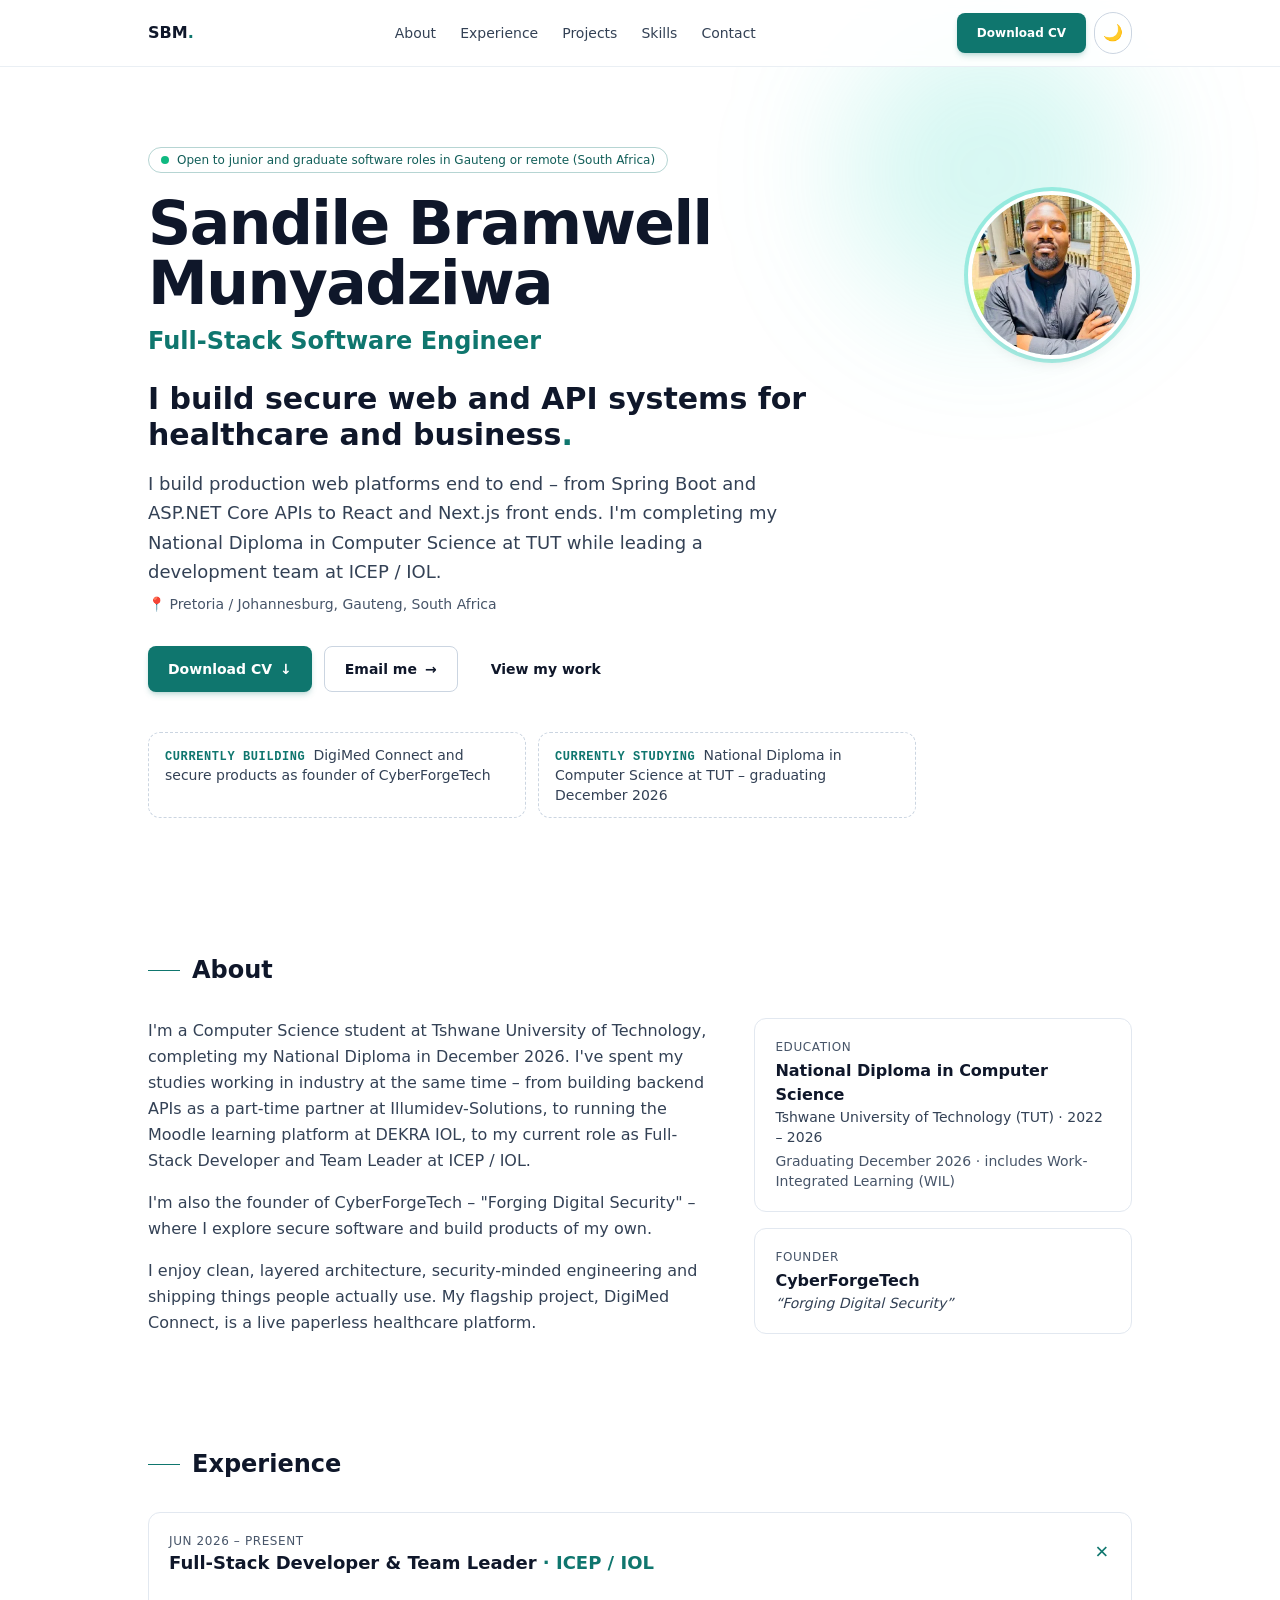
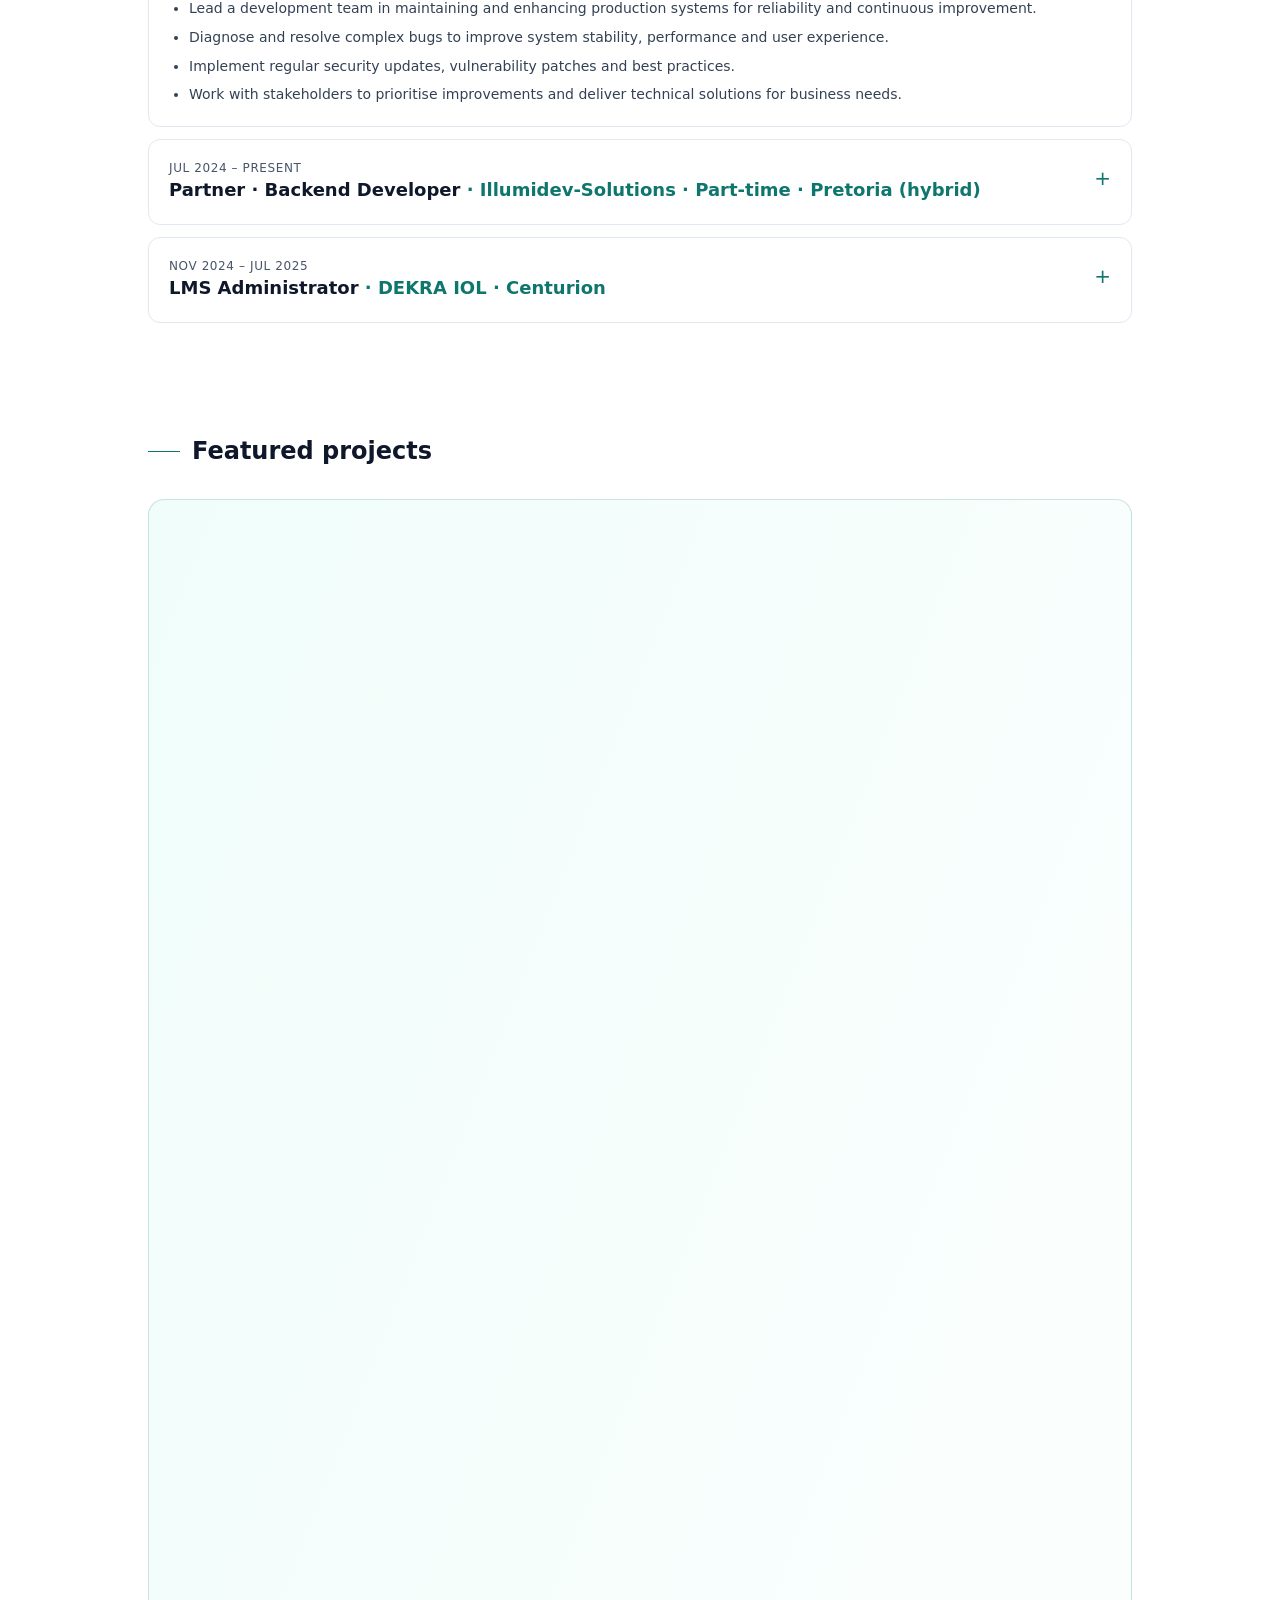
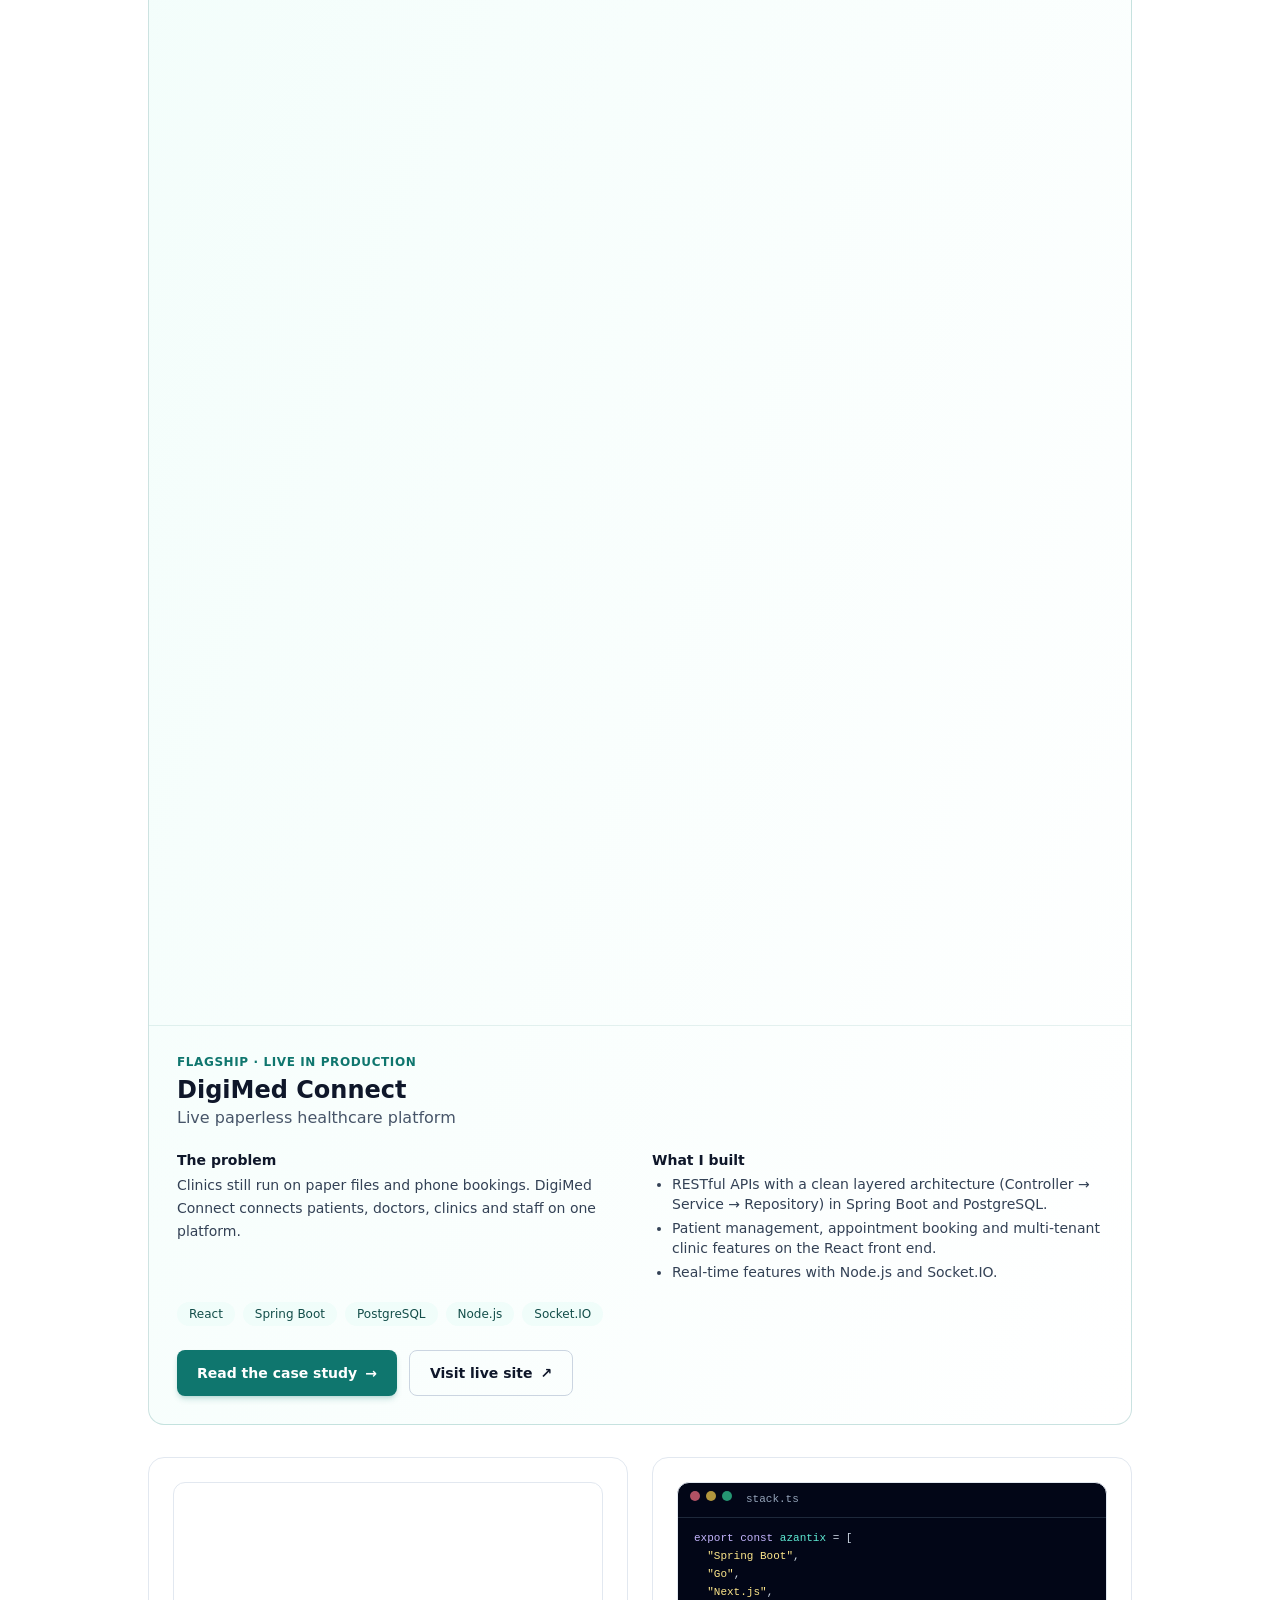
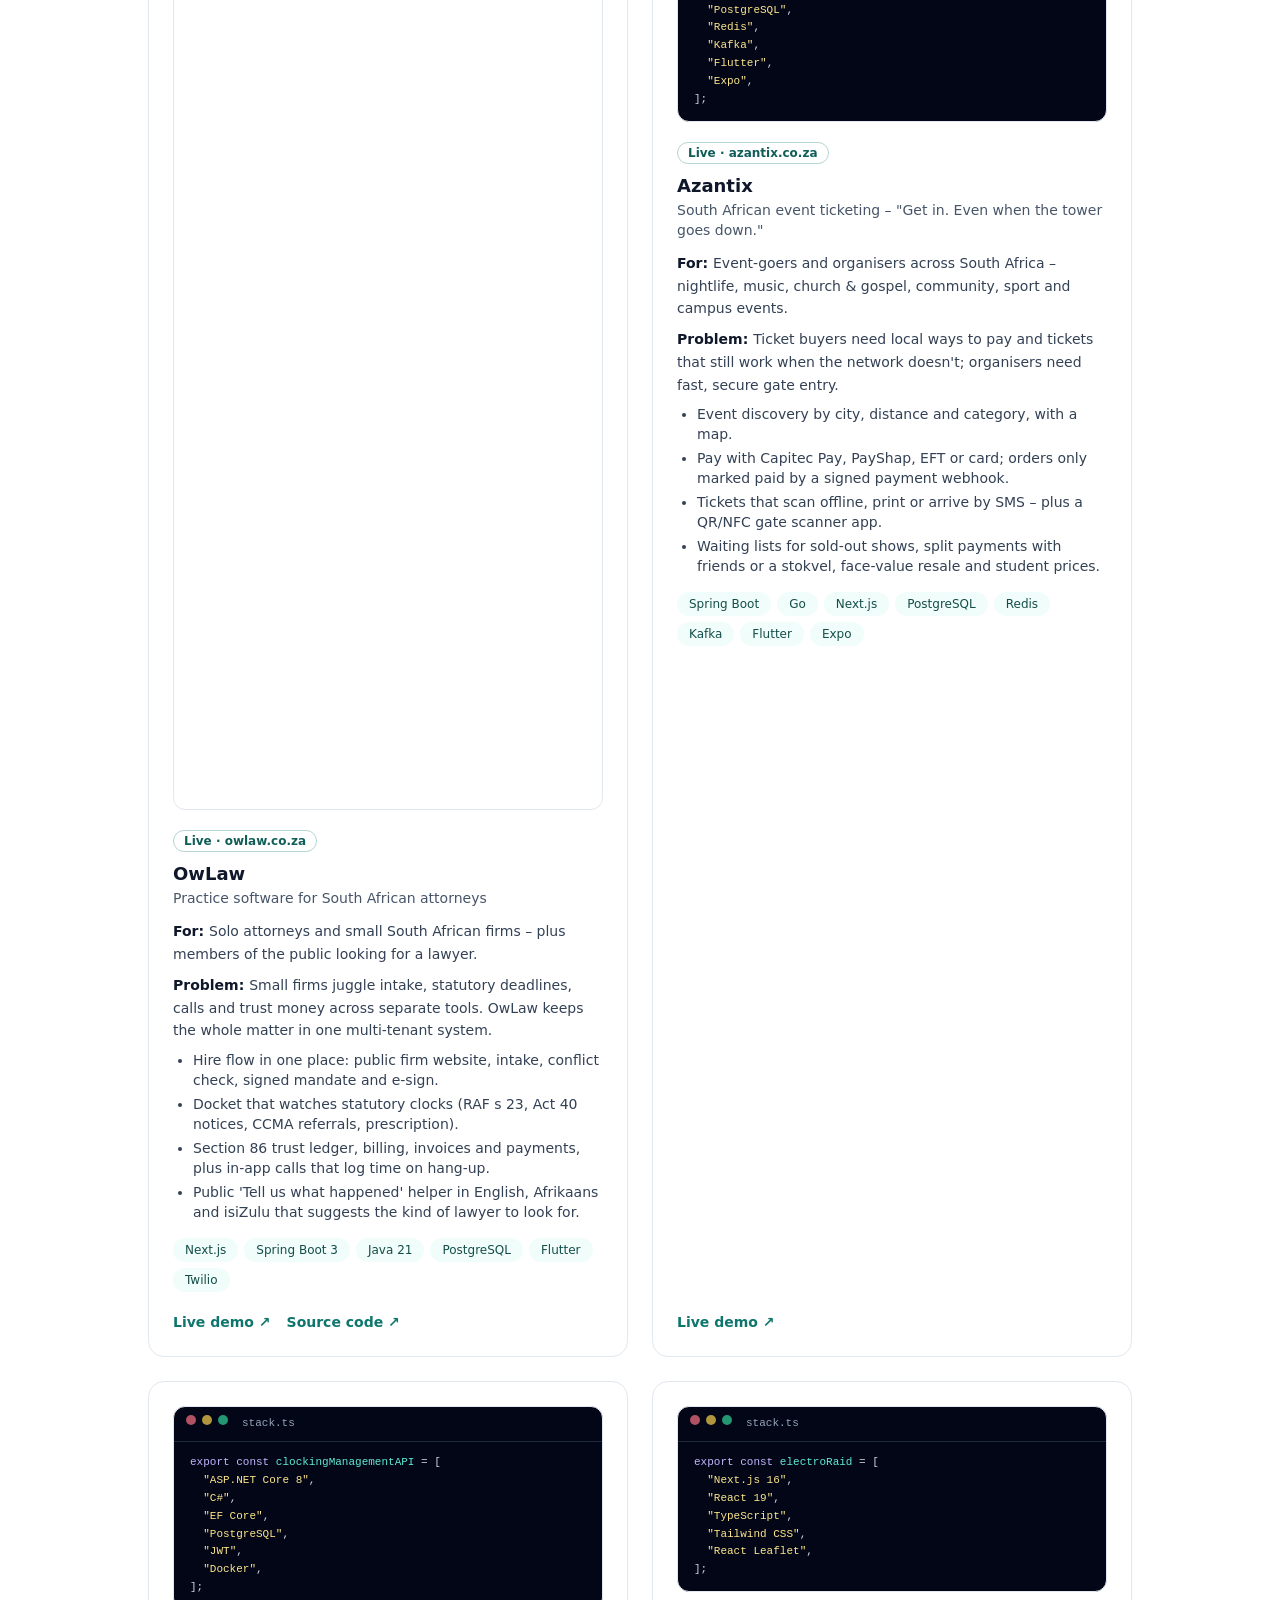
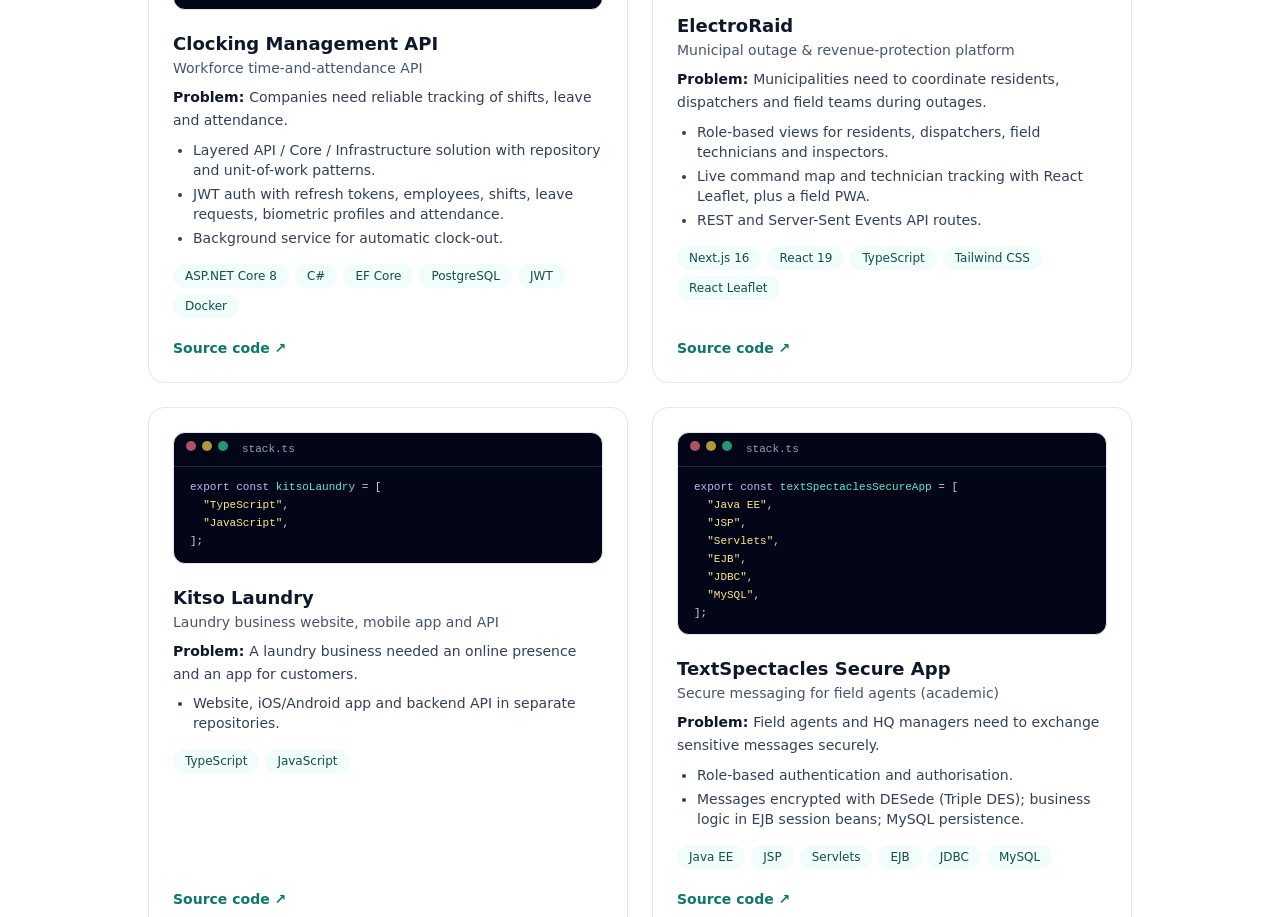
<file: index.html>
<!DOCTYPE html><!--SlpZSTfopIo8SKzWtrkJc--><html lang="en-ZA"><head><meta charSet="utf-8"/><meta name="viewport" content="width=device-width, initial-scale=1"/><link rel="preload" as="image" href="/headshot.webp" fetchPriority="high"/><link rel="stylesheet" href="/_next/static/css/5621907a9c7145b2.css" data-precedence="next"/><link rel="preload" as="script" fetchPriority="low" href="/_next/static/chunks/webpack-4a462cecab786e93.js"/><script src="/_next/static/chunks/4bd1b696-c023c6e3521b1417.js" async=""></script><script src="/_next/static/chunks/255-a7ba4d37dca2f1fa.js" async=""></script><script src="/_next/static/chunks/main-app-2d999da01838f322.js" async=""></script><script src="/_next/static/chunks/app/page-81b255216e9f2068.js" async=""></script><meta name="theme-color" media="(prefers-color-scheme: dark)" content="#0b1120"/><meta name="theme-color" media="(prefers-color-scheme: light)" content="#ffffff"/><title>Sandile Bramwell Munyadziwa – Full-Stack Software Engineer</title><meta name="description" content="Sandile Munyadziwa – full-stack software engineer in Gauteng building secure web and API systems with Spring Boot, ASP.NET Core and React."/><link rel="author" href="https://immortal8725.github.io"/><meta name="author" content="Sandile Bramwell Munyadziwa"/><meta name="keywords" content="Sandile Bramwell Munyadziwa,Sandile Munyadziwa,junior software engineer South Africa,full-stack developer Pretoria,graduate developer Johannesburg"/><meta name="robots" content="index, follow"/><link rel="canonical" href="https://immortal8725.github.io/"/><meta property="og:title" content="Sandile Bramwell Munyadziwa – Full-Stack Software Engineer"/><meta property="og:description" content="Sandile Munyadziwa – full-stack software engineer in Gauteng building secure web and API systems with Spring Boot, ASP.NET Core and React."/><meta property="og:url" content="https://immortal8725.github.io/"/><meta property="og:site_name" content="Sandile Bramwell Munyadziwa"/><meta property="og:locale" content="en_ZA"/><meta property="og:image" content="https://immortal8725.github.io/og.png"/><meta property="og:type" content="profile"/><meta name="twitter:card" content="summary_large_image"/><meta name="twitter:title" content="Sandile Bramwell Munyadziwa – Full-Stack Software Engineer"/><meta name="twitter:description" content="Sandile Munyadziwa – full-stack software engineer in Gauteng building secure web and API systems with Spring Boot, ASP.NET Core and React."/><meta name="twitter:image" content="https://immortal8725.github.io/og.png"/><link rel="icon" href="/icon.svg?91b8023defa93696" type="image/svg+xml" sizes="any"/><script>try{var t=localStorage.getItem('theme');if(t==='dark'||(!t&&matchMedia('(prefers-color-scheme: dark)').matches))document.documentElement.classList.add('dark')}catch(e){}</script><script type="application/ld+json">{"@context":"https://schema.org","@type":"Person","name":"Sandile Bramwell Munyadziwa","jobTitle":"Full-Stack Software Engineer","url":"https://immortal8725.github.io","email":"mailto:sb.munyadziwa@gmail.com","address":{"@type":"PostalAddress","addressRegion":"Gauteng","addressCountry":"ZA"},"alumniOf":{"@type":"CollegeOrUniversity","name":"Tshwane University of Technology"},"sameAs":["https://github.com/Immortal8725","https://www.linkedin.com/in/sandile-bramwell-m-283301240"],"knowsAbout":["Java","Spring Boot","C#","ASP.NET Core","React","Next.js","TypeScript","PostgreSQL"]}</script><script src="/_next/static/chunks/polyfills-42372ed130431b0a.js" noModule=""></script></head><body class="bg-white text-slate-700 antialiased dark:bg-[#0b1120] dark:text-slate-300 font-sans"><div hidden=""><!--$--><!--/$--></div><a href="#main" class="sr-only focus:not-sr-only focus:fixed focus:left-4 focus:top-4 focus:z-50 focus:rounded focus:bg-accent focus:px-4 focus:py-2 focus:text-white">Skip to content</a><header class="sticky top-0 z-40 border-b border-slate-200/70 bg-white/85 backdrop-blur dark:border-slate-800 dark:bg-[#0b1120]/85"><nav aria-label="Main" class="mx-auto flex max-w-5xl items-center justify-between gap-3 px-5 py-3"><a href="#top" class="rounded font-bold text-slate-900 focus-visible:outline focus-visible:outline-2 focus-visible:outline-accent dark:text-white">SBM<span class="text-accent">.</span><span class="sr-only"> – home</span></a><ul class="hidden gap-6 text-sm md:flex"><li><a class="rounded hover:text-accent focus-visible:outline focus-visible:outline-2 focus-visible:outline-accent" href="#about">About</a></li><li><a class="rounded hover:text-accent focus-visible:outline focus-visible:outline-2 focus-visible:outline-accent" href="#experience">Experience</a></li><li><a class="rounded hover:text-accent focus-visible:outline focus-visible:outline-2 focus-visible:outline-accent" href="#projects">Projects</a></li><li><a class="rounded hover:text-accent focus-visible:outline focus-visible:outline-2 focus-visible:outline-accent" href="#skills">Skills</a></li><li><a class="rounded hover:text-accent focus-visible:outline focus-visible:outline-2 focus-visible:outline-accent" href="#contact">Contact</a></li></ul><div class="flex items-center gap-2"><a href="/SANDILE_BRAMWELL_MUNYADZIWA_CV_Graduate.pdf" download="" class="inline-flex items-center justify-center gap-2 rounded-lg px-5 py-3 text-sm font-semibold transition duration-200 motion-safe:hover:-translate-y-0.5 focus-visible:outline focus-visible:outline-2 focus-visible:outline-offset-2 focus-visible:outline-accent bg-accent text-white shadow-md shadow-accent/20 hover:brightness-110 dark:text-slate-950 px-3 py-2 text-xs">Download CV</a><button aria-label="Toggle dark and light theme" class="rounded-full border border-slate-300 p-2 hover:border-accent dark:border-slate-700 focus-visible:outline focus-visible:outline-2 focus-visible:outline-accent"><span aria-hidden="true" class="block dark:hidden">🌙</span><span aria-hidden="true" class="hidden dark:block">☀️</span></button></div></nav></header><main id="main" class="mx-auto max-w-5xl px-5"><section id="top" class="relative flex min-h-[78vh] flex-col justify-center py-16 sm:py-20"><div aria-hidden="true" class="pointer-events-none absolute -top-10 right-0 -z-10 h-72 w-72 rounded-full bg-teal-400/20 blur-3xl motion-safe:animate-[float_12s_ease-in-out_infinite]"></div><p class="mb-5 inline-flex w-fit items-center gap-2 rounded-full border border-teal-700/30 px-3 py-1 text-xs font-medium text-teal-800 dark:border-teal-400/30 dark:text-teal-200"><span aria-hidden="true" class="h-2 w-2 rounded-full bg-emerald-500 motion-safe:animate-pulse"></span>Open to junior and graduate software roles in Gauteng or remote (South Africa)</p><div class="flex flex-col-reverse items-start gap-6 sm:flex-row sm:items-center sm:justify-between"><div><h1 class="text-4xl font-extrabold tracking-tight text-slate-900 sm:text-6xl dark:text-white">Sandile Bramwell Munyadziwa</h1><p class="mt-3 text-xl font-semibold text-accent sm:text-2xl">Full-Stack Software Engineer</p></div><img src="/headshot.webp" alt="Portrait of Sandile Bramwell Munyadziwa" width="160" height="160" fetchPriority="high" class="h-24 w-24 shrink-0 rounded-full object-cover shadow-lg ring-4 ring-teal-400/40 ring-offset-4 ring-offset-white transition duration-500 motion-safe:hover:rotate-3 motion-safe:hover:scale-105 sm:h-40 sm:w-40 dark:ring-offset-[#0b1120]"/></div><p class="mt-6 max-w-3xl text-2xl font-bold leading-snug text-slate-900 sm:text-3xl dark:text-white">I build secure web and API systems for healthcare and business<span class="text-accent">.</span></p><p class="mt-4 max-w-2xl text-lg leading-relaxed">I build production web platforms end to end – from Spring Boot and ASP.NET Core APIs to React and Next.js front ends. I&#x27;m completing my National Diploma in Computer Science at TUT while leading a development team at ICEP / IOL.</p><p class="mt-2 text-sm text-slate-600 dark:text-slate-400"><span aria-hidden="true">📍 </span>Pretoria / Johannesburg, Gauteng, South Africa</p><div class="mt-8 flex flex-wrap gap-3"><a href="/SANDILE_BRAMWELL_MUNYADZIWA_CV_Graduate.pdf" download="" class="inline-flex items-center justify-center gap-2 rounded-lg px-5 py-3 text-sm font-semibold transition duration-200 motion-safe:hover:-translate-y-0.5 focus-visible:outline focus-visible:outline-2 focus-visible:outline-offset-2 focus-visible:outline-accent bg-accent text-white shadow-md shadow-accent/20 hover:brightness-110 dark:text-slate-950">Download CV <span aria-hidden="true">↓</span></a><a href="mailto:sb.munyadziwa@gmail.com" class="inline-flex items-center justify-center gap-2 rounded-lg px-5 py-3 text-sm font-semibold transition duration-200 motion-safe:hover:-translate-y-0.5 focus-visible:outline focus-visible:outline-2 focus-visible:outline-offset-2 focus-visible:outline-accent border border-slate-300 text-slate-900 hover:border-accent hover:text-accent dark:border-slate-600 dark:text-white">Email me <span aria-hidden="true">→</span></a><a href="#projects" class="inline-flex items-center justify-center gap-2 rounded-lg px-5 py-3 text-sm font-semibold transition duration-200 motion-safe:hover:-translate-y-0.5 focus-visible:outline focus-visible:outline-2 focus-visible:outline-offset-2 focus-visible:outline-accent border border-slate-300 text-slate-900 hover:border-accent hover:text-accent dark:border-slate-600 dark:text-white border-transparent">View my work</a></div><ul class="mt-10 grid max-w-3xl gap-3 sm:grid-cols-2"><li class="rounded-xl border border-dashed border-slate-300 px-4 py-3 text-sm dark:border-slate-700"><span class="mr-2 font-mono text-xs font-semibold uppercase tracking-wider text-accent">Currently <!-- -->building</span>DigiMed Connect and secure products as founder of CyberForgeTech</li><li class="rounded-xl border border-dashed border-slate-300 px-4 py-3 text-sm dark:border-slate-700"><span class="mr-2 font-mono text-xs font-semibold uppercase tracking-wider text-accent">Currently <!-- -->studying</span>National Diploma in Computer Science at TUT – graduating December 2026</li></ul></section><section id="about" aria-labelledby="about-h" class="reveal py-14"><h2 id="about-h" class="mb-8 flex items-center gap-3 text-2xl font-bold text-slate-900 dark:text-white"><span aria-hidden="true" class="h-px w-8 bg-accent"></span>About</h2><div class="grid gap-10 md:grid-cols-[3fr_2fr]"><div class="space-y-4 leading-relaxed"><p>I&#x27;m a Computer Science student at Tshwane University of Technology, completing my National Diploma in December 2026. I&#x27;ve spent my studies working in industry at the same time – from building backend APIs as a part-time partner at Illumidev-Solutions, to running the Moodle learning platform at DEKRA IOL, to my current role as Full-Stack Developer and Team Leader at ICEP / IOL.</p><p>I&#x27;m also the founder of CyberForgeTech – &quot;Forging Digital Security&quot; – where I explore secure software and build products of my own.</p><p>I enjoy clean, layered architecture, security-minded engineering and shipping things people actually use. My flagship project, DigiMed Connect, is a live paperless healthcare platform.</p></div><div class="space-y-4"><div class="rounded-xl border border-slate-200 p-5 dark:border-slate-800"><p class="text-xs uppercase tracking-wider text-slate-600 dark:text-slate-400">Education</p><p class="mt-1 font-semibold text-slate-900 dark:text-white">National Diploma in Computer Science</p><p class="text-sm">Tshwane University of Technology (TUT)<!-- --> · <!-- -->2022 – 2026</p><p class="mt-1 text-sm text-slate-600 dark:text-slate-400">Graduating December 2026 · includes Work-Integrated Learning (WIL)</p></div><div class="rounded-xl border border-slate-200 p-5 dark:border-slate-800"><p class="text-xs uppercase tracking-wider text-slate-600 dark:text-slate-400">Founder</p><p class="mt-1 font-semibold text-slate-900 dark:text-white">CyberForgeTech</p><p class="text-sm italic">“<!-- -->Forging Digital Security<!-- -->”</p></div></div></div></section><section id="experience" aria-labelledby="experience-h" class="reveal py-14"><h2 id="experience-h" class="mb-8 flex items-center gap-3 text-2xl font-bold text-slate-900 dark:text-white"><span aria-hidden="true" class="h-px w-8 bg-accent"></span>Experience</h2><ol class="space-y-3"><li><details open="" class="group rounded-xl border border-slate-200 transition hover:border-accent/60 dark:border-slate-800"><summary class="flex cursor-pointer list-none items-start justify-between gap-4 rounded-xl p-5 focus-visible:outline focus-visible:outline-2 focus-visible:outline-accent [&amp;::-webkit-details-marker]:hidden"><span><span class="block text-xs font-medium uppercase tracking-wider text-slate-600 dark:text-slate-400">Jun 2026 – Present</span><span class="block text-lg font-semibold text-slate-900 dark:text-white">Full-Stack Developer &amp; Team Leader<!-- --> <span class="text-accent">· <!-- -->ICEP / IOL</span></span></span><span aria-hidden="true" class="mt-1 text-xl text-accent transition-transform group-open:rotate-45">+</span></summary><ul class="list-disc space-y-1.5 px-5 pb-5 pl-10 text-sm leading-relaxed"><li>Lead a development team in maintaining and enhancing production systems for reliability and continuous improvement.</li><li>Diagnose and resolve complex bugs to improve system stability, performance and user experience.</li><li>Implement regular security updates, vulnerability patches and best practices.</li><li>Work with stakeholders to prioritise improvements and deliver technical solutions for business needs.</li></ul></details></li><li><details class="group rounded-xl border border-slate-200 transition hover:border-accent/60 dark:border-slate-800"><summary class="flex cursor-pointer list-none items-start justify-between gap-4 rounded-xl p-5 focus-visible:outline focus-visible:outline-2 focus-visible:outline-accent [&amp;::-webkit-details-marker]:hidden"><span><span class="block text-xs font-medium uppercase tracking-wider text-slate-600 dark:text-slate-400">Jul 2024 – Present</span><span class="block text-lg font-semibold text-slate-900 dark:text-white">Partner · Backend Developer<!-- --> <span class="text-accent">· <!-- -->Illumidev-Solutions · Part-time · Pretoria (hybrid)</span></span></span><span aria-hidden="true" class="mt-1 text-xl text-accent transition-transform group-open:rotate-45">+</span></summary><ul class="list-disc space-y-1.5 px-5 pb-5 pl-10 text-sm leading-relaxed"><li>Work with the team to develop AI models that process and analyse market data to predict market trends.</li><li>Designed, developed and maintained backend APIs in Node.js and Python powering production systems.</li><li>Collaborated with front-end and DevOps teams for seamless integration and smooth deployments.</li><li>Applied clean coding, modular design and security best practices across the lifecycle.</li><li>Built scalable server-side architecture and handled full deployment pipelines for reliable releases.</li><li>Optimised API performance, error handling and data flow to improve system stability and responsiveness.</li></ul></details></li><li><details class="group rounded-xl border border-slate-200 transition hover:border-accent/60 dark:border-slate-800"><summary class="flex cursor-pointer list-none items-start justify-between gap-4 rounded-xl p-5 focus-visible:outline focus-visible:outline-2 focus-visible:outline-accent [&amp;::-webkit-details-marker]:hidden"><span><span class="block text-xs font-medium uppercase tracking-wider text-slate-600 dark:text-slate-400">Nov 2024 – Jul 2025</span><span class="block text-lg font-semibold text-slate-900 dark:text-white">LMS Administrator<!-- --> <span class="text-accent">· <!-- -->DEKRA IOL · Centurion</span></span></span><span aria-hidden="true" class="mt-1 text-xl text-accent transition-transform group-open:rotate-45">+</span></summary><ul class="list-disc space-y-1.5 px-5 pb-5 pl-10 text-sm leading-relaxed"><li>Upgraded the Moodle-based learning management system to Moodle 5 for better performance and UI/UX.</li><li>Embedded custom HTML pages and Bootstrap 5 layouts to make courses modern, responsive and easier to use.</li><li>Implemented global CSS for consistent branding across all courses, with targeted stylesheets for mobile.</li></ul></details></li></ol></section><section id="projects" aria-labelledby="projects-h" class="reveal py-14"><h2 id="projects-h" class="mb-8 flex items-center gap-3 text-2xl font-bold text-slate-900 dark:text-white"><span aria-hidden="true" class="h-px w-8 bg-accent"></span>Featured projects</h2><article class="mb-8 overflow-hidden rounded-2xl border border-teal-700/20 bg-gradient-to-br from-teal-50 to-white dark:border-teal-400/20 dark:from-teal-400/10 dark:to-transparent"><a href="/digimed/" class="group relative block overflow-hidden border-b border-teal-700/10 focus-visible:outline focus-visible:outline-2 focus-visible:outline-accent dark:border-teal-400/10"><picture><source media="(max-width: 640px)" srcSet="/projects/digimed-mobile.webp"/><img src="/projects/digimed-desktop.webp" alt="DigiMed Connect home page: &#x27;Book care, run clinics, and manage research studies in one place.&#x27;" width="1200" height="750" loading="lazy" decoding="async" class="w-full transition duration-700 motion-safe:group-hover:scale-[1.02]"/></picture><span class="sr-only">Read the DigiMed Connect case study</span></a><div class="p-6 sm:p-7"><p class="text-xs font-semibold uppercase tracking-wider text-accent">Flagship · Live in production</p><h3 class="mt-1 text-2xl font-bold text-slate-900 dark:text-white">DigiMed Connect</h3><p class="text-slate-600 dark:text-slate-400">Live paperless healthcare platform</p><div class="mt-5 grid gap-6 md:grid-cols-2"><div><p class="text-sm font-semibold text-slate-900 dark:text-white">The problem</p><p class="mt-1 text-sm leading-relaxed">Clinics still run on paper files and phone bookings. DigiMed Connect connects patients, doctors, clinics and staff on one platform.</p></div><div><p class="text-sm font-semibold text-slate-900 dark:text-white">What I built</p><ul class="mt-1 list-disc space-y-1 pl-5 text-sm"><li>RESTful APIs with a clean layered architecture (Controller → Service → Repository) in Spring Boot and PostgreSQL.</li><li>Patient management, appointment booking and multi-tenant clinic features on the React front end.</li><li>Real-time features with Node.js and Socket.IO.</li></ul></div></div><ul aria-label="Tech stack" class="mt-5 flex flex-wrap gap-2"><li class="rounded-full bg-teal-50 px-3 py-1 text-xs font-medium text-teal-900 dark:bg-teal-400/10 dark:text-teal-200">React</li><li class="rounded-full bg-teal-50 px-3 py-1 text-xs font-medium text-teal-900 dark:bg-teal-400/10 dark:text-teal-200">Spring Boot</li><li class="rounded-full bg-teal-50 px-3 py-1 text-xs font-medium text-teal-900 dark:bg-teal-400/10 dark:text-teal-200">PostgreSQL</li><li class="rounded-full bg-teal-50 px-3 py-1 text-xs font-medium text-teal-900 dark:bg-teal-400/10 dark:text-teal-200">Node.js</li><li class="rounded-full bg-teal-50 px-3 py-1 text-xs font-medium text-teal-900 dark:bg-teal-400/10 dark:text-teal-200">Socket.IO</li></ul><div class="mt-6 flex flex-wrap gap-3"><a href="/digimed/" class="inline-flex items-center justify-center gap-2 rounded-lg px-5 py-3 text-sm font-semibold transition duration-200 motion-safe:hover:-translate-y-0.5 focus-visible:outline focus-visible:outline-2 focus-visible:outline-offset-2 focus-visible:outline-accent bg-accent text-white shadow-md shadow-accent/20 hover:brightness-110 dark:text-slate-950">Read the case study <span aria-hidden="true">→</span></a><a href="https://digimed-connect.co.za" target="_blank" rel="noopener noreferrer" class="inline-flex items-center justify-center gap-2 rounded-lg px-5 py-3 text-sm font-semibold transition duration-200 motion-safe:hover:-translate-y-0.5 focus-visible:outline focus-visible:outline-2 focus-visible:outline-offset-2 focus-visible:outline-accent border border-slate-300 text-slate-900 hover:border-accent hover:text-accent dark:border-slate-600 dark:text-white">Visit live site <span aria-hidden="true">↗</span><span class="sr-only"> (opens in a new tab)</span></a></div></div></article><div class="grid gap-6 md:grid-cols-2"><article class="flex flex-col rounded-2xl border border-slate-200 p-6 transition duration-300 hover:border-accent hover:shadow-xl hover:shadow-accent/10 motion-safe:hover:-translate-y-1 dark:border-slate-800"><picture class="mb-5 block overflow-hidden rounded-xl border border-slate-200 dark:border-slate-700"><source media="(max-width: 640px)" srcSet="/projects/owlaw-mobile.webp"/><img src="/projects/owlaw-desktop.webp" alt="OwLaw home page: &#x27;From R899 a month. The docket watches RAF and Act 40.&#x27;" width="1200" height="750" loading="lazy" decoding="async" class="w-full"/></picture><p class="mb-2 w-fit rounded-full border border-teal-700/30 px-2.5 py-0.5 text-xs font-semibold text-teal-800 dark:border-teal-400/30 dark:text-teal-200">Live · owlaw.co.za</p><h3 class="text-lg font-bold text-slate-900 dark:text-white">OwLaw</h3><p class="text-sm text-slate-600 dark:text-slate-400">Practice software for South African attorneys</p><p class="mt-3 text-sm leading-relaxed"><span class="font-semibold text-slate-900 dark:text-white">For: </span>Solo attorneys and small South African firms – plus members of the public looking for a lawyer.</p><p class="mt-2 text-sm leading-relaxed"><span class="font-semibold text-slate-900 dark:text-white">Problem: </span>Small firms juggle intake, statutory deadlines, calls and trust money across separate tools. OwLaw keeps the whole matter in one multi-tenant system.</p><ul class="mt-2 list-disc space-y-1 pl-5 text-sm"><li>Hire flow in one place: public firm website, intake, conflict check, signed mandate and e-sign.</li><li>Docket that watches statutory clocks (RAF s 23, Act 40 notices, CCMA referrals, prescription).</li><li>Section 86 trust ledger, billing, invoices and payments, plus in-app calls that log time on hang-up.</li><li>Public &#x27;Tell us what happened&#x27; helper in English, Afrikaans and isiZulu that suggests the kind of lawyer to look for.</li></ul><ul aria-label="Tech stack" class="mt-4 flex flex-wrap gap-1.5"><li class="rounded-full bg-teal-50 px-3 py-1 text-xs font-medium text-teal-900 dark:bg-teal-400/10 dark:text-teal-200">Next.js</li><li class="rounded-full bg-teal-50 px-3 py-1 text-xs font-medium text-teal-900 dark:bg-teal-400/10 dark:text-teal-200">Spring Boot 3</li><li class="rounded-full bg-teal-50 px-3 py-1 text-xs font-medium text-teal-900 dark:bg-teal-400/10 dark:text-teal-200">Java 21</li><li class="rounded-full bg-teal-50 px-3 py-1 text-xs font-medium text-teal-900 dark:bg-teal-400/10 dark:text-teal-200">PostgreSQL</li><li class="rounded-full bg-teal-50 px-3 py-1 text-xs font-medium text-teal-900 dark:bg-teal-400/10 dark:text-teal-200">Flutter</li><li class="rounded-full bg-teal-50 px-3 py-1 text-xs font-medium text-teal-900 dark:bg-teal-400/10 dark:text-teal-200">Twilio</li></ul><div class="mt-auto flex gap-4 pt-5 text-sm"><a class="rounded font-semibold text-accent underline-offset-4 hover:underline focus-visible:outline focus-visible:outline-2 focus-visible:outline-accent" href="https://owlaw.co.za" target="_blank" rel="noopener noreferrer">Live demo ↗<span class="sr-only"> for <!-- -->OwLaw<!-- --> (opens in a new tab)</span></a><a class="rounded font-semibold text-accent underline-offset-4 hover:underline focus-visible:outline focus-visible:outline-2 focus-visible:outline-accent" href="https://github.com/Immortal8725/LegalSuite-Pro" target="_blank" rel="noopener noreferrer">Source code ↗<span class="sr-only"> for <!-- -->OwLaw<!-- --> (opens in a new tab)</span></a></div></article><article class="flex flex-col rounded-2xl border border-slate-200 p-6 transition duration-300 hover:border-accent hover:shadow-xl hover:shadow-accent/10 motion-safe:hover:-translate-y-1 dark:border-slate-800"><div aria-hidden="true" class="mb-5 overflow-hidden rounded-xl border border-slate-200 bg-slate-950 font-mono text-[11px] leading-relaxed text-slate-300 dark:border-slate-700"><div class="flex gap-1.5 border-b border-slate-800 px-3 py-2"><span class="h-2.5 w-2.5 rounded-full bg-rose-400/70"></span><span class="h-2.5 w-2.5 rounded-full bg-amber-300/70"></span><span class="h-2.5 w-2.5 rounded-full bg-emerald-400/70"></span><span class="ml-2 text-slate-400">stack.ts</span></div><pre class="overflow-hidden px-4 py-3"><span class="text-violet-300">export const</span> <span class="text-teal-300">azantix</span> = [<!-- -->
<span>  <span class="text-amber-200">&quot;<!-- -->Spring Boot<!-- -->&quot;</span>,<!-- -->
</span><span>  <span class="text-amber-200">&quot;<!-- -->Go<!-- -->&quot;</span>,<!-- -->
</span><span>  <span class="text-amber-200">&quot;<!-- -->Next.js<!-- -->&quot;</span>,<!-- -->
</span><span>  <span class="text-amber-200">&quot;<!-- -->PostgreSQL<!-- -->&quot;</span>,<!-- -->
</span><span>  <span class="text-amber-200">&quot;<!-- -->Redis<!-- -->&quot;</span>,<!-- -->
</span><span>  <span class="text-amber-200">&quot;<!-- -->Kafka<!-- -->&quot;</span>,<!-- -->
</span><span>  <span class="text-amber-200">&quot;<!-- -->Flutter<!-- -->&quot;</span>,<!-- -->
</span><span>  <span class="text-amber-200">&quot;<!-- -->Expo<!-- -->&quot;</span>,<!-- -->
</span>];</pre></div><p class="mb-2 w-fit rounded-full border border-teal-700/30 px-2.5 py-0.5 text-xs font-semibold text-teal-800 dark:border-teal-400/30 dark:text-teal-200">Live · azantix.co.za</p><h3 class="text-lg font-bold text-slate-900 dark:text-white">Azantix</h3><p class="text-sm text-slate-600 dark:text-slate-400">South African event ticketing – &quot;Get in. Even when the tower goes down.&quot;</p><p class="mt-3 text-sm leading-relaxed"><span class="font-semibold text-slate-900 dark:text-white">For: </span>Event-goers and organisers across South Africa – nightlife, music, church &amp; gospel, community, sport and campus events.</p><p class="mt-2 text-sm leading-relaxed"><span class="font-semibold text-slate-900 dark:text-white">Problem: </span>Ticket buyers need local ways to pay and tickets that still work when the network doesn&#x27;t; organisers need fast, secure gate entry.</p><ul class="mt-2 list-disc space-y-1 pl-5 text-sm"><li>Event discovery by city, distance and category, with a map.</li><li>Pay with Capitec Pay, PayShap, EFT or card; orders only marked paid by a signed payment webhook.</li><li>Tickets that scan offline, print or arrive by SMS – plus a QR/NFC gate scanner app.</li><li>Waiting lists for sold-out shows, split payments with friends or a stokvel, face-value resale and student prices.</li></ul><ul aria-label="Tech stack" class="mt-4 flex flex-wrap gap-1.5"><li class="rounded-full bg-teal-50 px-3 py-1 text-xs font-medium text-teal-900 dark:bg-teal-400/10 dark:text-teal-200">Spring Boot</li><li class="rounded-full bg-teal-50 px-3 py-1 text-xs font-medium text-teal-900 dark:bg-teal-400/10 dark:text-teal-200">Go</li><li class="rounded-full bg-teal-50 px-3 py-1 text-xs font-medium text-teal-900 dark:bg-teal-400/10 dark:text-teal-200">Next.js</li><li class="rounded-full bg-teal-50 px-3 py-1 text-xs font-medium text-teal-900 dark:bg-teal-400/10 dark:text-teal-200">PostgreSQL</li><li class="rounded-full bg-teal-50 px-3 py-1 text-xs font-medium text-teal-900 dark:bg-teal-400/10 dark:text-teal-200">Redis</li><li class="rounded-full bg-teal-50 px-3 py-1 text-xs font-medium text-teal-900 dark:bg-teal-400/10 dark:text-teal-200">Kafka</li><li class="rounded-full bg-teal-50 px-3 py-1 text-xs font-medium text-teal-900 dark:bg-teal-400/10 dark:text-teal-200">Flutter</li><li class="rounded-full bg-teal-50 px-3 py-1 text-xs font-medium text-teal-900 dark:bg-teal-400/10 dark:text-teal-200">Expo</li></ul><div class="mt-auto flex gap-4 pt-5 text-sm"><a class="rounded font-semibold text-accent underline-offset-4 hover:underline focus-visible:outline focus-visible:outline-2 focus-visible:outline-accent" href="https://azantix.co.za" target="_blank" rel="noopener noreferrer">Live demo ↗<span class="sr-only"> for <!-- -->Azantix<!-- --> (opens in a new tab)</span></a></div></article><article class="flex flex-col rounded-2xl border border-slate-200 p-6 transition duration-300 hover:border-accent hover:shadow-xl hover:shadow-accent/10 motion-safe:hover:-translate-y-1 dark:border-slate-800"><div aria-hidden="true" class="mb-5 overflow-hidden rounded-xl border border-slate-200 bg-slate-950 font-mono text-[11px] leading-relaxed text-slate-300 dark:border-slate-700"><div class="flex gap-1.5 border-b border-slate-800 px-3 py-2"><span class="h-2.5 w-2.5 rounded-full bg-rose-400/70"></span><span class="h-2.5 w-2.5 rounded-full bg-amber-300/70"></span><span class="h-2.5 w-2.5 rounded-full bg-emerald-400/70"></span><span class="ml-2 text-slate-400">stack.ts</span></div><pre class="overflow-hidden px-4 py-3"><span class="text-violet-300">export const</span> <span class="text-teal-300">clockingManagementAPI</span> = [<!-- -->
<span>  <span class="text-amber-200">&quot;<!-- -->ASP.NET Core 8<!-- -->&quot;</span>,<!-- -->
</span><span>  <span class="text-amber-200">&quot;<!-- -->C#<!-- -->&quot;</span>,<!-- -->
</span><span>  <span class="text-amber-200">&quot;<!-- -->EF Core<!-- -->&quot;</span>,<!-- -->
</span><span>  <span class="text-amber-200">&quot;<!-- -->PostgreSQL<!-- -->&quot;</span>,<!-- -->
</span><span>  <span class="text-amber-200">&quot;<!-- -->JWT<!-- -->&quot;</span>,<!-- -->
</span><span>  <span class="text-amber-200">&quot;<!-- -->Docker<!-- -->&quot;</span>,<!-- -->
</span>];</pre></div><h3 class="text-lg font-bold text-slate-900 dark:text-white">Clocking Management API</h3><p class="text-sm text-slate-600 dark:text-slate-400">Workforce time-and-attendance API</p><p class="mt-2 text-sm leading-relaxed"><span class="font-semibold text-slate-900 dark:text-white">Problem: </span>Companies need reliable tracking of shifts, leave and attendance.</p><ul class="mt-2 list-disc space-y-1 pl-5 text-sm"><li>Layered API / Core / Infrastructure solution with repository and unit-of-work patterns.</li><li>JWT auth with refresh tokens, employees, shifts, leave requests, biometric profiles and attendance.</li><li>Background service for automatic clock-out.</li></ul><ul aria-label="Tech stack" class="mt-4 flex flex-wrap gap-1.5"><li class="rounded-full bg-teal-50 px-3 py-1 text-xs font-medium text-teal-900 dark:bg-teal-400/10 dark:text-teal-200">ASP.NET Core 8</li><li class="rounded-full bg-teal-50 px-3 py-1 text-xs font-medium text-teal-900 dark:bg-teal-400/10 dark:text-teal-200">C#</li><li class="rounded-full bg-teal-50 px-3 py-1 text-xs font-medium text-teal-900 dark:bg-teal-400/10 dark:text-teal-200">EF Core</li><li class="rounded-full bg-teal-50 px-3 py-1 text-xs font-medium text-teal-900 dark:bg-teal-400/10 dark:text-teal-200">PostgreSQL</li><li class="rounded-full bg-teal-50 px-3 py-1 text-xs font-medium text-teal-900 dark:bg-teal-400/10 dark:text-teal-200">JWT</li><li class="rounded-full bg-teal-50 px-3 py-1 text-xs font-medium text-teal-900 dark:bg-teal-400/10 dark:text-teal-200">Docker</li></ul><div class="mt-auto flex gap-4 pt-5 text-sm"><a class="rounded font-semibold text-accent underline-offset-4 hover:underline focus-visible:outline focus-visible:outline-2 focus-visible:outline-accent" href="https://github.com/Immortal8725/ClockingManagement" target="_blank" rel="noopener noreferrer">Source code ↗<span class="sr-only"> for <!-- -->Clocking Management API<!-- --> (opens in a new tab)</span></a></div></article><article class="flex flex-col rounded-2xl border border-slate-200 p-6 transition duration-300 hover:border-accent hover:shadow-xl hover:shadow-accent/10 motion-safe:hover:-translate-y-1 dark:border-slate-800"><div aria-hidden="true" class="mb-5 overflow-hidden rounded-xl border border-slate-200 bg-slate-950 font-mono text-[11px] leading-relaxed text-slate-300 dark:border-slate-700"><div class="flex gap-1.5 border-b border-slate-800 px-3 py-2"><span class="h-2.5 w-2.5 rounded-full bg-rose-400/70"></span><span class="h-2.5 w-2.5 rounded-full bg-amber-300/70"></span><span class="h-2.5 w-2.5 rounded-full bg-emerald-400/70"></span><span class="ml-2 text-slate-400">stack.ts</span></div><pre class="overflow-hidden px-4 py-3"><span class="text-violet-300">export const</span> <span class="text-teal-300">electroRaid</span> = [<!-- -->
<span>  <span class="text-amber-200">&quot;<!-- -->Next.js 16<!-- -->&quot;</span>,<!-- -->
</span><span>  <span class="text-amber-200">&quot;<!-- -->React 19<!-- -->&quot;</span>,<!-- -->
</span><span>  <span class="text-amber-200">&quot;<!-- -->TypeScript<!-- -->&quot;</span>,<!-- -->
</span><span>  <span class="text-amber-200">&quot;<!-- -->Tailwind CSS<!-- -->&quot;</span>,<!-- -->
</span><span>  <span class="text-amber-200">&quot;<!-- -->React Leaflet<!-- -->&quot;</span>,<!-- -->
</span>];</pre></div><h3 class="text-lg font-bold text-slate-900 dark:text-white">ElectroRaid</h3><p class="text-sm text-slate-600 dark:text-slate-400">Municipal outage &amp; revenue-protection platform</p><p class="mt-2 text-sm leading-relaxed"><span class="font-semibold text-slate-900 dark:text-white">Problem: </span>Municipalities need to coordinate residents, dispatchers and field teams during outages.</p><ul class="mt-2 list-disc space-y-1 pl-5 text-sm"><li>Role-based views for residents, dispatchers, field technicians and inspectors.</li><li>Live command map and technician tracking with React Leaflet, plus a field PWA.</li><li>REST and Server-Sent Events API routes.</li></ul><ul aria-label="Tech stack" class="mt-4 flex flex-wrap gap-1.5"><li class="rounded-full bg-teal-50 px-3 py-1 text-xs font-medium text-teal-900 dark:bg-teal-400/10 dark:text-teal-200">Next.js 16</li><li class="rounded-full bg-teal-50 px-3 py-1 text-xs font-medium text-teal-900 dark:bg-teal-400/10 dark:text-teal-200">React 19</li><li class="rounded-full bg-teal-50 px-3 py-1 text-xs font-medium text-teal-900 dark:bg-teal-400/10 dark:text-teal-200">TypeScript</li><li class="rounded-full bg-teal-50 px-3 py-1 text-xs font-medium text-teal-900 dark:bg-teal-400/10 dark:text-teal-200">Tailwind CSS</li><li class="rounded-full bg-teal-50 px-3 py-1 text-xs font-medium text-teal-900 dark:bg-teal-400/10 dark:text-teal-200">React Leaflet</li></ul><div class="mt-auto flex gap-4 pt-5 text-sm"><a class="rounded font-semibold text-accent underline-offset-4 hover:underline focus-visible:outline focus-visible:outline-2 focus-visible:outline-accent" href="https://github.com/Immortal8725/KEL" target="_blank" rel="noopener noreferrer">Source code ↗<span class="sr-only"> for <!-- -->ElectroRaid<!-- --> (opens in a new tab)</span></a></div></article><article class="flex flex-col rounded-2xl border border-slate-200 p-6 transition duration-300 hover:border-accent hover:shadow-xl hover:shadow-accent/10 motion-safe:hover:-translate-y-1 dark:border-slate-800"><div aria-hidden="true" class="mb-5 overflow-hidden rounded-xl border border-slate-200 bg-slate-950 font-mono text-[11px] leading-relaxed text-slate-300 dark:border-slate-700"><div class="flex gap-1.5 border-b border-slate-800 px-3 py-2"><span class="h-2.5 w-2.5 rounded-full bg-rose-400/70"></span><span class="h-2.5 w-2.5 rounded-full bg-amber-300/70"></span><span class="h-2.5 w-2.5 rounded-full bg-emerald-400/70"></span><span class="ml-2 text-slate-400">stack.ts</span></div><pre class="overflow-hidden px-4 py-3"><span class="text-violet-300">export const</span> <span class="text-teal-300">kitsoLaundry</span> = [<!-- -->
<span>  <span class="text-amber-200">&quot;<!-- -->TypeScript<!-- -->&quot;</span>,<!-- -->
</span><span>  <span class="text-amber-200">&quot;<!-- -->JavaScript<!-- -->&quot;</span>,<!-- -->
</span>];</pre></div><h3 class="text-lg font-bold text-slate-900 dark:text-white">Kitso Laundry</h3><p class="text-sm text-slate-600 dark:text-slate-400">Laundry business website, mobile app and API</p><p class="mt-2 text-sm leading-relaxed"><span class="font-semibold text-slate-900 dark:text-white">Problem: </span>A laundry business needed an online presence and an app for customers.</p><ul class="mt-2 list-disc space-y-1 pl-5 text-sm"><li>Website, iOS/Android app and backend API in separate repositories.</li></ul><ul aria-label="Tech stack" class="mt-4 flex flex-wrap gap-1.5"><li class="rounded-full bg-teal-50 px-3 py-1 text-xs font-medium text-teal-900 dark:bg-teal-400/10 dark:text-teal-200">TypeScript</li><li class="rounded-full bg-teal-50 px-3 py-1 text-xs font-medium text-teal-900 dark:bg-teal-400/10 dark:text-teal-200">JavaScript</li></ul><div class="mt-auto flex gap-4 pt-5 text-sm"><a class="rounded font-semibold text-accent underline-offset-4 hover:underline focus-visible:outline focus-visible:outline-2 focus-visible:outline-accent" href="https://github.com/Immortal8725/kitso-web" target="_blank" rel="noopener noreferrer">Source code ↗<span class="sr-only"> for <!-- -->Kitso Laundry<!-- --> (opens in a new tab)</span></a></div></article><article class="flex flex-col rounded-2xl border border-slate-200 p-6 transition duration-300 hover:border-accent hover:shadow-xl hover:shadow-accent/10 motion-safe:hover:-translate-y-1 dark:border-slate-800"><div aria-hidden="true" class="mb-5 overflow-hidden rounded-xl border border-slate-200 bg-slate-950 font-mono text-[11px] leading-relaxed text-slate-300 dark:border-slate-700"><div class="flex gap-1.5 border-b border-slate-800 px-3 py-2"><span class="h-2.5 w-2.5 rounded-full bg-rose-400/70"></span><span class="h-2.5 w-2.5 rounded-full bg-amber-300/70"></span><span class="h-2.5 w-2.5 rounded-full bg-emerald-400/70"></span><span class="ml-2 text-slate-400">stack.ts</span></div><pre class="overflow-hidden px-4 py-3"><span class="text-violet-300">export const</span> <span class="text-teal-300">textSpectaclesSecureApp</span> = [<!-- -->
<span>  <span class="text-amber-200">&quot;<!-- -->Java EE<!-- -->&quot;</span>,<!-- -->
</span><span>  <span class="text-amber-200">&quot;<!-- -->JSP<!-- -->&quot;</span>,<!-- -->
</span><span>  <span class="text-amber-200">&quot;<!-- -->Servlets<!-- -->&quot;</span>,<!-- -->
</span><span>  <span class="text-amber-200">&quot;<!-- -->EJB<!-- -->&quot;</span>,<!-- -->
</span><span>  <span class="text-amber-200">&quot;<!-- -->JDBC<!-- -->&quot;</span>,<!-- -->
</span><span>  <span class="text-amber-200">&quot;<!-- -->MySQL<!-- -->&quot;</span>,<!-- -->
</span>];</pre></div><h3 class="text-lg font-bold text-slate-900 dark:text-white">TextSpectacles Secure App</h3><p class="text-sm text-slate-600 dark:text-slate-400">Secure messaging for field agents (academic)</p><p class="mt-2 text-sm leading-relaxed"><span class="font-semibold text-slate-900 dark:text-white">Problem: </span>Field agents and HQ managers need to exchange sensitive messages securely.</p><ul class="mt-2 list-disc space-y-1 pl-5 text-sm"><li>Role-based authentication and authorisation.</li><li>Messages encrypted with DESede (Triple DES); business logic in EJB session beans; MySQL persistence.</li></ul><ul aria-label="Tech stack" class="mt-4 flex flex-wrap gap-1.5"><li class="rounded-full bg-teal-50 px-3 py-1 text-xs font-medium text-teal-900 dark:bg-teal-400/10 dark:text-teal-200">Java EE</li><li class="rounded-full bg-teal-50 px-3 py-1 text-xs font-medium text-teal-900 dark:bg-teal-400/10 dark:text-teal-200">JSP</li><li class="rounded-full bg-teal-50 px-3 py-1 text-xs font-medium text-teal-900 dark:bg-teal-400/10 dark:text-teal-200">Servlets</li><li class="rounded-full bg-teal-50 px-3 py-1 text-xs font-medium text-teal-900 dark:bg-teal-400/10 dark:text-teal-200">EJB</li><li class="rounded-full bg-teal-50 px-3 py-1 text-xs font-medium text-teal-900 dark:bg-teal-400/10 dark:text-teal-200">JDBC</li><li class="rounded-full bg-teal-50 px-3 py-1 text-xs font-medium text-teal-900 dark:bg-teal-400/10 dark:text-teal-200">MySQL</li></ul><div class="mt-auto flex gap-4 pt-5 text-sm"><a class="rounded font-semibold text-accent underline-offset-4 hover:underline focus-visible:outline focus-visible:outline-2 focus-visible:outline-accent" href="https://github.com/Immortal8725/TextSpectaclesSecureApp" target="_blank" rel="noopener noreferrer">Source code ↗<span class="sr-only"> for <!-- -->TextSpectacles Secure App<!-- --> (opens in a new tab)</span></a></div></article><article class="flex flex-col rounded-2xl border border-slate-200 p-6 transition duration-300 hover:border-accent hover:shadow-xl hover:shadow-accent/10 motion-safe:hover:-translate-y-1 dark:border-slate-800"><div aria-hidden="true" class="mb-5 overflow-hidden rounded-xl border border-slate-200 bg-slate-950 font-mono text-[11px] leading-relaxed text-slate-300 dark:border-slate-700"><div class="flex gap-1.5 border-b border-slate-800 px-3 py-2"><span class="h-2.5 w-2.5 rounded-full bg-rose-400/70"></span><span class="h-2.5 w-2.5 rounded-full bg-amber-300/70"></span><span class="h-2.5 w-2.5 rounded-full bg-emerald-400/70"></span><span class="ml-2 text-slate-400">stack.ts</span></div><pre class="overflow-hidden px-4 py-3"><span class="text-violet-300">export const</span> <span class="text-teal-300">healthFirstPIMS</span> = [<!-- -->
<span>  <span class="text-amber-200">&quot;<!-- -->Java<!-- -->&quot;</span>,<!-- -->
</span><span>  <span class="text-amber-200">&quot;<!-- -->Swing<!-- -->&quot;</span>,<!-- -->
</span><span>  <span class="text-amber-200">&quot;<!-- -->JDBC<!-- -->&quot;</span>,<!-- -->
</span><span>  <span class="text-amber-200">&quot;<!-- -->MySQL 8<!-- -->&quot;</span>,<!-- -->
</span><span>  <span class="text-amber-200">&quot;<!-- -->H2<!-- -->&quot;</span>,<!-- -->
</span>];</pre></div><h3 class="text-lg font-bold text-slate-900 dark:text-white">HealthFirst PIMS</h3><p class="text-sm text-slate-600 dark:text-slate-400">Pharmacy inventory management (academic)</p><p class="mt-2 text-sm leading-relaxed"><span class="font-semibold text-slate-900 dark:text-white">Problem: </span>Replacing paper stock books in a pharmacy with a multi-user system.</p><ul class="mt-2 list-disc space-y-1 pl-5 text-sm"><li>Administrator and Cashier roles with SHA-256 hashed passwords.</li><li>MySQL 8 schema; point of sale, billing and stock deduction via JDBC DAOs.</li><li>Reports: sales by date range, item-wise revenue, low-stock and 30-day expiry.</li></ul><ul aria-label="Tech stack" class="mt-4 flex flex-wrap gap-1.5"><li class="rounded-full bg-teal-50 px-3 py-1 text-xs font-medium text-teal-900 dark:bg-teal-400/10 dark:text-teal-200">Java</li><li class="rounded-full bg-teal-50 px-3 py-1 text-xs font-medium text-teal-900 dark:bg-teal-400/10 dark:text-teal-200">Swing</li><li class="rounded-full bg-teal-50 px-3 py-1 text-xs font-medium text-teal-900 dark:bg-teal-400/10 dark:text-teal-200">JDBC</li><li class="rounded-full bg-teal-50 px-3 py-1 text-xs font-medium text-teal-900 dark:bg-teal-400/10 dark:text-teal-200">MySQL 8</li><li class="rounded-full bg-teal-50 px-3 py-1 text-xs font-medium text-teal-900 dark:bg-teal-400/10 dark:text-teal-200">H2</li></ul><div class="mt-auto flex gap-4 pt-5 text-sm"><a class="rounded font-semibold text-accent underline-offset-4 hover:underline focus-visible:outline focus-visible:outline-2 focus-visible:outline-accent" href="https://github.com/Immortal8725/Pharmacy-Inventory-Management-System" target="_blank" rel="noopener noreferrer">Source code ↗<span class="sr-only"> for <!-- -->HealthFirst PIMS<!-- --> (opens in a new tab)</span></a></div></article></div><p class="mt-8 text-center text-sm">More on <a class="rounded font-semibold text-accent underline-offset-4 hover:underline focus-visible:outline focus-visible:outline-2 focus-visible:outline-accent" href="https://github.com/Immortal8725">GitHub ↗</a></p></section><section id="numbers" aria-labelledby="numbers-h" class="reveal py-14"><h2 id="numbers-h" class="mb-8 flex items-center gap-3 text-2xl font-bold text-slate-900 dark:text-white"><span aria-hidden="true" class="h-px w-8 bg-accent"></span>Build facts</h2><p class="mb-6 max-w-2xl text-sm text-slate-600 dark:text-slate-400">Counted from GitHub and the source code on 28 October 2026 – no invented user or revenue numbers.</p><ul class="grid gap-4 sm:grid-cols-2 lg:grid-cols-3"><li class="rounded-xl border border-slate-200 p-5 dark:border-slate-800"><p class="text-3xl font-bold text-accent">1,636</p><p class="mt-1 font-semibold">GitHub contributions in 2026</p><p class="mt-1 text-xs text-slate-600 dark:text-slate-400">Jan – 28 Oct, incl. private work</p></li><li class="rounded-xl border border-slate-200 p-5 dark:border-slate-800"><p class="text-3xl font-bold text-accent">37</p><p class="mt-1 font-semibold">Public repositories</p><p class="mt-1 text-xs text-slate-600 dark:text-slate-400">own work, not forks</p></li><li class="rounded-xl border border-slate-200 p-5 dark:border-slate-800"><p class="text-3xl font-bold text-accent">500+</p><p class="mt-1 font-semibold">REST endpoints written</p><p class="mt-1 text-xs text-slate-600 dark:text-slate-400">OwLaw 219 · Azantix 303</p></li><li class="rounded-xl border border-slate-200 p-5 dark:border-slate-800"><p class="text-3xl font-bold text-accent">180+</p><p class="mt-1 font-semibold">Automated test files</p><p class="mt-1 text-xs text-slate-600 dark:text-slate-400">Java, TypeScript, Dart and Go across OwLaw and Azantix</p></li><li class="rounded-xl border border-slate-200 p-5 dark:border-slate-800"><p class="text-3xl font-bold text-accent">39</p><p class="mt-1 font-semibold">Database migrations</p><p class="mt-1 text-xs text-slate-600 dark:text-slate-400">versioned Flyway scripts across both platforms</p></li><li class="rounded-xl border border-slate-200 p-5 dark:border-slate-800"><p class="text-3xl font-bold text-accent">3</p><p class="mt-1 font-semibold">Live products</p><p class="mt-1 text-xs text-slate-600 dark:text-slate-400">DigiMed Connect · OwLaw · Azantix</p></li></ul></section><section id="skills" aria-labelledby="skills-h" class="reveal py-14"><h2 id="skills-h" class="mb-8 flex items-center gap-3 text-2xl font-bold text-slate-900 dark:text-white"><span aria-hidden="true" class="h-px w-8 bg-accent"></span>Skills</h2><dl class="divide-y divide-slate-200 rounded-2xl border border-slate-200 dark:divide-slate-800 dark:border-slate-800"><div class="grid gap-2 p-4 sm:grid-cols-[9rem_1fr] sm:items-center"><dt class="text-xs font-semibold uppercase tracking-wider text-slate-900 dark:text-white">Languages</dt><dd><ul class="flex flex-wrap gap-1.5"><li class="rounded-full bg-teal-50 px-3 py-1 text-xs font-medium text-teal-900 dark:bg-teal-400/10 dark:text-teal-200">Java</li><li class="rounded-full bg-teal-50 px-3 py-1 text-xs font-medium text-teal-900 dark:bg-teal-400/10 dark:text-teal-200">C#</li><li class="rounded-full bg-teal-50 px-3 py-1 text-xs font-medium text-teal-900 dark:bg-teal-400/10 dark:text-teal-200">JavaScript</li><li class="rounded-full bg-teal-50 px-3 py-1 text-xs font-medium text-teal-900 dark:bg-teal-400/10 dark:text-teal-200">TypeScript</li><li class="rounded-full bg-teal-50 px-3 py-1 text-xs font-medium text-teal-900 dark:bg-teal-400/10 dark:text-teal-200">SQL</li><li class="rounded-full bg-teal-50 px-3 py-1 text-xs font-medium text-teal-900 dark:bg-teal-400/10 dark:text-teal-200">PL/SQL</li><li class="rounded-full bg-teal-50 px-3 py-1 text-xs font-medium text-teal-900 dark:bg-teal-400/10 dark:text-teal-200">Python</li><li class="rounded-full bg-teal-50 px-3 py-1 text-xs font-medium text-teal-900 dark:bg-teal-400/10 dark:text-teal-200">HTML5</li><li class="rounded-full bg-teal-50 px-3 py-1 text-xs font-medium text-teal-900 dark:bg-teal-400/10 dark:text-teal-200">CSS3</li></ul></dd></div><div class="grid gap-2 p-4 sm:grid-cols-[9rem_1fr] sm:items-center"><dt class="text-xs font-semibold uppercase tracking-wider text-slate-900 dark:text-white">Frameworks</dt><dd><ul class="flex flex-wrap gap-1.5"><li class="rounded-full bg-teal-50 px-3 py-1 text-xs font-medium text-teal-900 dark:bg-teal-400/10 dark:text-teal-200">Spring Boot</li><li class="rounded-full bg-teal-50 px-3 py-1 text-xs font-medium text-teal-900 dark:bg-teal-400/10 dark:text-teal-200">ASP.NET Core</li><li class="rounded-full bg-teal-50 px-3 py-1 text-xs font-medium text-teal-900 dark:bg-teal-400/10 dark:text-teal-200">Entity Framework Core</li><li class="rounded-full bg-teal-50 px-3 py-1 text-xs font-medium text-teal-900 dark:bg-teal-400/10 dark:text-teal-200">Java EE</li><li class="rounded-full bg-teal-50 px-3 py-1 text-xs font-medium text-teal-900 dark:bg-teal-400/10 dark:text-teal-200">Node.js / Express</li><li class="rounded-full bg-teal-50 px-3 py-1 text-xs font-medium text-teal-900 dark:bg-teal-400/10 dark:text-teal-200">React</li><li class="rounded-full bg-teal-50 px-3 py-1 text-xs font-medium text-teal-900 dark:bg-teal-400/10 dark:text-teal-200">Next.js</li><li class="rounded-full bg-teal-50 px-3 py-1 text-xs font-medium text-teal-900 dark:bg-teal-400/10 dark:text-teal-200">React Native / Expo</li></ul></dd></div><div class="grid gap-2 p-4 sm:grid-cols-[9rem_1fr] sm:items-center"><dt class="text-xs font-semibold uppercase tracking-wider text-slate-900 dark:text-white">Databases</dt><dd><ul class="flex flex-wrap gap-1.5"><li class="rounded-full bg-teal-50 px-3 py-1 text-xs font-medium text-teal-900 dark:bg-teal-400/10 dark:text-teal-200">PostgreSQL</li><li class="rounded-full bg-teal-50 px-3 py-1 text-xs font-medium text-teal-900 dark:bg-teal-400/10 dark:text-teal-200">MySQL</li><li class="rounded-full bg-teal-50 px-3 py-1 text-xs font-medium text-teal-900 dark:bg-teal-400/10 dark:text-teal-200">H2</li></ul></dd></div><div class="grid gap-2 p-4 sm:grid-cols-[9rem_1fr] sm:items-center"><dt class="text-xs font-semibold uppercase tracking-wider text-slate-900 dark:text-white">Concepts</dt><dd><ul class="flex flex-wrap gap-1.5"><li class="rounded-full bg-teal-50 px-3 py-1 text-xs font-medium text-teal-900 dark:bg-teal-400/10 dark:text-teal-200">REST APIs</li><li class="rounded-full bg-teal-50 px-3 py-1 text-xs font-medium text-teal-900 dark:bg-teal-400/10 dark:text-teal-200">JWT authentication</li><li class="rounded-full bg-teal-50 px-3 py-1 text-xs font-medium text-teal-900 dark:bg-teal-400/10 dark:text-teal-200">Role-based access control</li><li class="rounded-full bg-teal-50 px-3 py-1 text-xs font-medium text-teal-900 dark:bg-teal-400/10 dark:text-teal-200">Layered architecture</li><li class="rounded-full bg-teal-50 px-3 py-1 text-xs font-medium text-teal-900 dark:bg-teal-400/10 dark:text-teal-200">Encryption</li><li class="rounded-full bg-teal-50 px-3 py-1 text-xs font-medium text-teal-900 dark:bg-teal-400/10 dark:text-teal-200">Database design</li></ul></dd></div><div class="grid gap-2 p-4 sm:grid-cols-[9rem_1fr] sm:items-center"><dt class="text-xs font-semibold uppercase tracking-wider text-slate-900 dark:text-white">Tools</dt><dd><ul class="flex flex-wrap gap-1.5"><li class="rounded-full bg-teal-50 px-3 py-1 text-xs font-medium text-teal-900 dark:bg-teal-400/10 dark:text-teal-200">Git</li><li class="rounded-full bg-teal-50 px-3 py-1 text-xs font-medium text-teal-900 dark:bg-teal-400/10 dark:text-teal-200">GitHub</li><li class="rounded-full bg-teal-50 px-3 py-1 text-xs font-medium text-teal-900 dark:bg-teal-400/10 dark:text-teal-200">Docker</li><li class="rounded-full bg-teal-50 px-3 py-1 text-xs font-medium text-teal-900 dark:bg-teal-400/10 dark:text-teal-200">Docker Compose</li></ul></dd></div></dl></section><section id="contact" aria-labelledby="contact-h" class="reveal py-20 text-center"><h2 id="contact-h" class="text-3xl font-bold text-slate-900 dark:text-white">Let&#x27;s build something together</h2><p class="mx-auto mt-4 max-w-xl">I&#x27;m looking for junior and graduate software engineering roles in Gauteng or remote across South Africa. My inbox is always open.</p><div class="mt-8 flex flex-wrap justify-center gap-3"><a href="mailto:sb.munyadziwa@gmail.com" class="inline-flex items-center justify-center gap-2 rounded-lg px-5 py-3 text-sm font-semibold transition duration-200 motion-safe:hover:-translate-y-0.5 focus-visible:outline focus-visible:outline-2 focus-visible:outline-offset-2 focus-visible:outline-accent bg-accent text-white shadow-md shadow-accent/20 hover:brightness-110 dark:text-slate-950">Email me – <!-- -->sb.munyadziwa@gmail.com</a><a href="/SANDILE_BRAMWELL_MUNYADZIWA_CV_Graduate.pdf" download="" class="inline-flex items-center justify-center gap-2 rounded-lg px-5 py-3 text-sm font-semibold transition duration-200 motion-safe:hover:-translate-y-0.5 focus-visible:outline focus-visible:outline-2 focus-visible:outline-offset-2 focus-visible:outline-accent border border-slate-300 text-slate-900 hover:border-accent hover:text-accent dark:border-slate-600 dark:text-white">Download CV</a><a href="https://www.linkedin.com/in/sandile-bramwell-m-283301240" class="inline-flex items-center justify-center gap-2 rounded-lg px-5 py-3 text-sm font-semibold transition duration-200 motion-safe:hover:-translate-y-0.5 focus-visible:outline focus-visible:outline-2 focus-visible:outline-offset-2 focus-visible:outline-accent border border-slate-300 text-slate-900 hover:border-accent hover:text-accent dark:border-slate-600 dark:text-white">LinkedIn</a><a href="https://github.com/Immortal8725" class="inline-flex items-center justify-center gap-2 rounded-lg px-5 py-3 text-sm font-semibold transition duration-200 motion-safe:hover:-translate-y-0.5 focus-visible:outline focus-visible:outline-2 focus-visible:outline-offset-2 focus-visible:outline-accent border border-slate-300 text-slate-900 hover:border-accent hover:text-accent dark:border-slate-600 dark:text-white">GitHub</a></div></section></main><footer class="border-t border-slate-200 py-8 text-center text-xs text-slate-600 dark:border-slate-800 dark:text-slate-400">© <!-- -->2026<!-- --> <!-- -->Sandile Bramwell Munyadziwa<!-- --> · Built with Next.js &amp; Tailwind CSS</footer><!--$--><!--/$--><script src="/_next/static/chunks/webpack-4a462cecab786e93.js" id="_R_" async=""></script><script>(self.__next_f=self.__next_f||[]).push([0])</script><script>self.__next_f.push([1,"1:\"$Sreact.fragment\"\n2:I[9766,[],\"\"]\n3:I[8924,[],\"\"]\nc:I[7150,[],\"\"]\n:HL[\"/_next/static/css/5621907a9c7145b2.css\",\"style\"]\n"])</script><script>self.__next_f.push([1,"0:{\"P\":null,\"b\":\"SlpZSTfopIo8SKzWtrkJc\",\"p\":\"\",\"c\":[\"\",\"\"],\"i\":false,\"f\":[[[\"\",{\"children\":[\"__PAGE__\",{}]},\"$undefined\",\"$undefined\",true],[\"\",[\"$\",\"$1\",\"c\",{\"children\":[[[\"$\",\"link\",\"0\",{\"rel\":\"stylesheet\",\"href\":\"/_next/static/css/5621907a9c7145b2.css\",\"precedence\":\"next\",\"crossOrigin\":\"$undefined\",\"nonce\":\"$undefined\"}]],[\"$\",\"html\",null,{\"lang\":\"en-ZA\",\"suppressHydrationWarning\":true,\"children\":[[\"$\",\"head\",null,{\"children\":[[\"$\",\"script\",null,{\"dangerouslySetInnerHTML\":{\"__html\":\"try{var t=localStorage.getItem('theme');if(t==='dark'||(!t\u0026\u0026matchMedia('(prefers-color-scheme: dark)').matches))document.documentElement.classList.add('dark')}catch(e){}\"}}],[\"$\",\"script\",null,{\"type\":\"application/ld+json\",\"dangerouslySetInnerHTML\":{\"__html\":\"{\\\"@context\\\":\\\"https://schema.org\\\",\\\"@type\\\":\\\"Person\\\",\\\"name\\\":\\\"Sandile Bramwell Munyadziwa\\\",\\\"jobTitle\\\":\\\"Full-Stack Software Engineer\\\",\\\"url\\\":\\\"https://immortal8725.github.io\\\",\\\"email\\\":\\\"mailto:sb.munyadziwa@gmail.com\\\",\\\"address\\\":{\\\"@type\\\":\\\"PostalAddress\\\",\\\"addressRegion\\\":\\\"Gauteng\\\",\\\"addressCountry\\\":\\\"ZA\\\"},\\\"alumniOf\\\":{\\\"@type\\\":\\\"CollegeOrUniversity\\\",\\\"name\\\":\\\"Tshwane University of Technology\\\"},\\\"sameAs\\\":[\\\"https://github.com/Immortal8725\\\",\\\"https://www.linkedin.com/in/sandile-bramwell-m-283301240\\\"],\\\"knowsAbout\\\":[\\\"Java\\\",\\\"Spring Boot\\\",\\\"C#\\\",\\\"ASP.NET Core\\\",\\\"React\\\",\\\"Next.js\\\",\\\"TypeScript\\\",\\\"PostgreSQL\\\"]}\"}}]]}],[\"$\",\"body\",null,{\"className\":\"bg-white text-slate-700 antialiased dark:bg-[#0b1120] dark:text-slate-300 font-sans\",\"children\":[\"$\",\"$L2\",null,{\"parallelRouterKey\":\"children\",\"error\":\"$undefined\",\"errorStyles\":\"$undefined\",\"errorScripts\":\"$undefined\",\"template\":[\"$\",\"$L3\",null,{}],\"templateStyles\":\"$undefined\",\"templateScripts\":\"$undefined\",\"notFound\":[[[\"$\",\"title\",null,{\"children\":\"404: This page could not be found.\"}],[\"$\",\"div\",null,{\"style\":{\"fontFamily\":\"system-ui,\\\"Segoe UI\\\",Roboto,Helvetica,Arial,sans-serif,\\\"Apple Color Emoji\\\",\\\"Segoe UI Emoji\\\"\",\"height\":\"100vh\",\"textAlign\":\"center\",\"display\":\"flex\",\"flexDirection\":\"column\",\"alignItems\":\"center\",\"justifyContent\":\"center\"},\"children\":[\"$\",\"div\",null,{\"children\":[[\"$\",\"style\",null,{\"dangerouslySetInnerHTML\":{\"__html\":\"body{color:#000;background:#fff;margin:0}.next-error-h1{border-right:1px solid rgba(0,0,0,.3)}@media (prefers-color-scheme:dark){body{color:#fff;background:#000}.next-error-h1{border-right:1px solid rgba(255,255,255,.3)}}\"}}],[\"$\",\"h1\",null,{\"className\":\"next-error-h1\",\"style\":{\"display\":\"inline-block\",\"margin\":\"0 20px 0 0\",\"padding\":\"0 23px 0 0\",\"fontSize\":24,\"fontWeight\":500,\"verticalAlign\":\"top\",\"lineHeight\":\"49px\"},\"children\":404}],[\"$\",\"div\",null,{\"style\":{\"display\":\"inline-block\"},\"children\":[\"$\",\"h2\",null,{\"style\":{\"fontSize\":14,\"fontWeight\":400,\"lineHeight\":\"49px\",\"margin\":0},\"children\":\"This page could not be found.\"}]}]]}]}]],[]],\"forbidden\":\"$undefined\",\"unauthorized\":\"$undefined\"}]}]]}]]}],{\"children\":[\"__PAGE__\",[\"$\",\"$1\",\"c\",{\"children\":[[[[\"$\",\"a\",null,{\"href\":\"#main\",\"className\":\"sr-only focus:not-sr-only focus:fixed focus:left-4 focus:top-4 focus:z-50 focus:rounded focus:bg-accent focus:px-4 focus:py-2 focus:text-white\",\"children\":\"Skip to content\"}],[\"$\",\"header\",null,{\"className\":\"sticky top-0 z-40 border-b border-slate-200/70 bg-white/85 backdrop-blur dark:border-slate-800 dark:bg-[#0b1120]/85\",\"children\":[\"$\",\"nav\",null,{\"aria-label\":\"Main\",\"className\":\"mx-auto flex max-w-5xl items-center justify-between gap-3 px-5 py-3\",\"children\":[[\"$\",\"a\",null,{\"href\":\"#top\",\"className\":\"rounded font-bold text-slate-900 focus-visible:outline focus-visible:outline-2 focus-visible:outline-accent dark:text-white\",\"children\":[\"SBM\",[\"$\",\"span\",null,{\"className\":\"text-accent\",\"children\":\".\"}],[\"$\",\"span\",null,{\"className\":\"sr-only\",\"children\":\" – home\"}]]}],[\"$\",\"ul\",null,{\"className\":\"hidden gap-6 text-sm md:flex\",\"children\":[[\"$\",\"li\",\"about\",{\"children\":[\"$\",\"a\",null,{\"className\":\"rounded hover:text-accent focus-visible:outline focus-visible:outline-2 focus-visible:outline-accent\",\"href\":\"#about\",\"children\":\"About\"}]}],[\"$\",\"li\",\"experience\",{\"children\":[\"$\",\"a\",null,{\"className\":\"rounded hover:text-accent focus-visible:outline focus-visible:outline-2 focus-visible:outline-accent\",\"href\":\"#experience\",\"children\":\"Experience\"}]}],\"$L4\",\"$L5\",\"$L6\"]}],\"$L7\"]}]}]],\"$L8\",\"$L9\"],null,\"$La\"]}],{},null,false]},null,false],\"$Lb\",false]],\"m\":\"$undefined\",\"G\":[\"$c\",[]],\"s\":false,\"S\":true}\n"])</script><script>self.__next_f.push([1,"d:I[909,[\"974\",\"static/chunks/app/page-81b255216e9f2068.js\"],\"default\"]\n15:I[4431,[],\"OutletBoundary\"]\n17:I[5278,[],\"AsyncMetadataOutlet\"]\n19:I[4431,[],\"ViewportBoundary\"]\n1b:I[4431,[],\"MetadataBoundary\"]\n1c:\"$Sreact.suspense\"\n4:[\"$\",\"li\",\"projects\",{\"children\":[\"$\",\"a\",null,{\"className\":\"rounded hover:text-accent focus-visible:outline focus-visible:outline-2 focus-visible:outline-accent\",\"href\":\"#projects\",\"children\":\"Projects\"}]}]\n5:[\"$\",\"li\",\"skills\",{\"children\":[\"$\",\"a\",null,{\"className\":\"rounded hover:text-accent focus-visible:outline focus-visible:outline-2 focus-visible:outline-accent\",\"href\":\"#skills\",\"children\":\"Skills\"}]}]\n6:[\"$\",\"li\",\"contact\",{\"children\":[\"$\",\"a\",null,{\"className\":\"rounded hover:text-accent focus-visible:outline focus-visible:outline-2 focus-visible:outline-accent\",\"href\":\"#contact\",\"children\":\"Contact\"}]}]\n7:[\"$\",\"div\",null,{\"className\":\"flex items-center gap-2\",\"children\":[[\"$\",\"a\",null,{\"href\":\"/SANDILE_BRAMWELL_MUNYADZIWA_CV_Graduate.pdf\",\"download\":true,\"className\":\"inline-flex items-center justify-center gap-2 rounded-lg px-5 py-3 text-sm font-semibold transition duration-200 motion-safe:hover:-translate-y-0.5 focus-visible:outline focus-visible:outline-2 focus-visible:outline-offset-2 focus-visible:outline-accent bg-accent text-white shadow-md shadow-accent/20 hover:brightness-110 dark:text-slate-950 px-3 py-2 text-xs\",\"children\":\"Download CV\"}],[\"$\",\"$Ld\",null,{}]]}]\n"])</script><script>self.__next_f.push([1,"8:[\"$\",\"main\",null,{\"id\":\"main\",\"className\":\"mx-auto max-w-5xl px-5\",\"children\":[[\"$\",\"section\",null,{\"id\":\"top\",\"className\":\"relative flex min-h-[78vh] flex-col justify-center py-16 sm:py-20\",\"children\":[[\"$\",\"div\",null,{\"aria-hidden\":true,\"className\":\"pointer-events-none absolute -top-10 right-0 -z-10 h-72 w-72 rounded-full bg-teal-400/20 blur-3xl motion-safe:animate-[float_12s_ease-in-out_infinite]\"}],[\"$\",\"p\",null,{\"className\":\"mb-5 inline-flex w-fit items-center gap-2 rounded-full border border-teal-700/30 px-3 py-1 text-xs font-medium text-teal-800 dark:border-teal-400/30 dark:text-teal-200\",\"children\":[[\"$\",\"span\",null,{\"aria-hidden\":true,\"className\":\"h-2 w-2 rounded-full bg-emerald-500 motion-safe:animate-pulse\"}],\"Open to junior and graduate software roles in Gauteng or remote (South Africa)\"]}],[\"$\",\"div\",null,{\"className\":\"flex flex-col-reverse items-start gap-6 sm:flex-row sm:items-center sm:justify-between\",\"children\":[[\"$\",\"div\",null,{\"children\":[[\"$\",\"h1\",null,{\"className\":\"text-4xl font-extrabold tracking-tight text-slate-900 sm:text-6xl dark:text-white\",\"children\":\"Sandile Bramwell Munyadziwa\"}],[\"$\",\"p\",null,{\"className\":\"mt-3 text-xl font-semibold text-accent sm:text-2xl\",\"children\":\"Full-Stack Software Engineer\"}]]}],[\"$\",\"img\",null,{\"src\":\"/headshot.webp\",\"alt\":\"Portrait of Sandile Bramwell Munyadziwa\",\"width\":160,\"height\":160,\"fetchPriority\":\"high\",\"className\":\"h-24 w-24 shrink-0 rounded-full object-cover shadow-lg ring-4 ring-teal-400/40 ring-offset-4 ring-offset-white transition duration-500 motion-safe:hover:rotate-3 motion-safe:hover:scale-105 sm:h-40 sm:w-40 dark:ring-offset-[#0b1120]\"}]]}],[\"$\",\"p\",null,{\"className\":\"mt-6 max-w-3xl text-2xl font-bold leading-snug text-slate-900 sm:text-3xl dark:text-white\",\"children\":[\"I build secure web and API systems for healthcare and business\",[\"$\",\"span\",null,{\"className\":\"text-accent\",\"children\":\".\"}]]}],[\"$\",\"p\",null,{\"className\":\"mt-4 max-w-2xl text-lg leading-relaxed\",\"children\":\"I build production web platforms end to end – from Spring Boot and ASP.NET Core APIs to React and Next.js front ends. I'm completing my National Diploma in Computer Science at TUT while leading a development team at ICEP / IOL.\"}],[\"$\",\"p\",null,{\"className\":\"mt-2 text-sm text-slate-600 dark:text-slate-400\",\"children\":[[\"$\",\"span\",null,{\"aria-hidden\":true,\"children\":\"📍 \"}],\"Pretoria / Johannesburg, Gauteng, South Africa\"]}],[\"$\",\"div\",null,{\"className\":\"mt-8 flex flex-wrap gap-3\",\"children\":[[\"$\",\"a\",null,{\"href\":\"/SANDILE_BRAMWELL_MUNYADZIWA_CV_Graduate.pdf\",\"download\":true,\"className\":\"inline-flex items-center justify-center gap-2 rounded-lg px-5 py-3 text-sm font-semibold transition duration-200 motion-safe:hover:-translate-y-0.5 focus-visible:outline focus-visible:outline-2 focus-visible:outline-offset-2 focus-visible:outline-accent bg-accent text-white shadow-md shadow-accent/20 hover:brightness-110 dark:text-slate-950\",\"children\":[\"Download CV \",[\"$\",\"span\",null,{\"aria-hidden\":true,\"children\":\"↓\"}]]}],[\"$\",\"a\",null,{\"href\":\"mailto:sb.munyadziwa@gmail.com\",\"className\":\"inline-flex items-center justify-center gap-2 rounded-lg px-5 py-3 text-sm font-semibold transition duration-200 motion-safe:hover:-translate-y-0.5 focus-visible:outline focus-visible:outline-2 focus-visible:outline-offset-2 focus-visible:outline-accent border border-slate-300 text-slate-900 hover:border-accent hover:text-accent dark:border-slate-600 dark:text-white\",\"children\":[\"Email me \",[\"$\",\"span\",null,{\"aria-hidden\":true,\"children\":\"→\"}]]}],[\"$\",\"a\",null,{\"href\":\"#projects\",\"className\":\"inline-flex items-center justify-center gap-2 rounded-lg px-5 py-3 text-sm font-semibold transition duration-200 motion-safe:hover:-translate-y-0.5 focus-visible:outline focus-visible:outline-2 focus-visible:outline-offset-2 focus-visible:outline-accent border border-slate-300 text-slate-900 hover:border-accent hover:text-accent dark:border-slate-600 dark:text-white border-transparent\",\"children\":\"View my work\"}]]}],\"$Le\"]}],\"$Lf\",\"$L10\",\"$L11\",\"$L12\",\"$L13\",\"$L14\"]}]\n"])</script><script>self.__next_f.push([1,"9:[\"$\",\"footer\",null,{\"className\":\"border-t border-slate-200 py-8 text-center text-xs text-slate-600 dark:border-slate-800 dark:text-slate-400\",\"children\":[\"© \",2026,\" \",\"Sandile Bramwell Munyadziwa\",\" · Built with Next.js \u0026 Tailwind CSS\"]}]\na:[\"$\",\"$L15\",null,{\"children\":[\"$L16\",[\"$\",\"$L17\",null,{\"promise\":\"$@18\"}]]}]\nb:[\"$\",\"$1\",\"h\",{\"children\":[null,[[\"$\",\"$L19\",null,{\"children\":\"$L1a\"}],null],[\"$\",\"$L1b\",null,{\"children\":[\"$\",\"div\",null,{\"hidden\":true,\"children\":[\"$\",\"$1c\",null,{\"fallback\":null,\"children\":\"$L1d\"}]}]}]]}]\n"])</script><script>self.__next_f.push([1,"e:[\"$\",\"ul\",null,{\"className\":\"mt-10 grid max-w-3xl gap-3 sm:grid-cols-2\",\"children\":[[\"$\",\"li\",\"Building\",{\"className\":\"rounded-xl border border-dashed border-slate-300 px-4 py-3 text-sm dark:border-slate-700\",\"children\":[[\"$\",\"span\",null,{\"className\":\"mr-2 font-mono text-xs font-semibold uppercase tracking-wider text-accent\",\"children\":[\"Currently \",\"building\"]}],\"DigiMed Connect and secure products as founder of CyberForgeTech\"]}],[\"$\",\"li\",\"Studying\",{\"className\":\"rounded-xl border border-dashed border-slate-300 px-4 py-3 text-sm dark:border-slate-700\",\"children\":[[\"$\",\"span\",null,{\"className\":\"mr-2 font-mono text-xs font-semibold uppercase tracking-wider text-accent\",\"children\":[\"Currently \",\"studying\"]}],\"National Diploma in Computer Science at TUT – graduating December 2026\"]}]]}]\n"])</script><script>self.__next_f.push([1,"f:[\"$\",\"section\",null,{\"id\":\"about\",\"aria-labelledby\":\"about-h\",\"className\":\"reveal py-14\",\"children\":[[\"$\",\"h2\",null,{\"id\":\"about-h\",\"className\":\"mb-8 flex items-center gap-3 text-2xl font-bold text-slate-900 dark:text-white\",\"children\":[[\"$\",\"span\",null,{\"aria-hidden\":true,\"className\":\"h-px w-8 bg-accent\"}],\"About\"]}],[\"$\",\"div\",null,{\"className\":\"grid gap-10 md:grid-cols-[3fr_2fr]\",\"children\":[[\"$\",\"div\",null,{\"className\":\"space-y-4 leading-relaxed\",\"children\":[[\"$\",\"p\",\"I'm a Computer Science student at Tshwane University of Technology, completing my National Diploma in December 2026. I've spent my studies working in industry at the same time – from building backend APIs as a part-time partner at Illumidev-Solutions, to running the Moodle learning platform at DEKRA IOL, to my current role as Full-Stack Developer and Team Leader at ICEP / IOL.\",{\"children\":\"I'm a Computer Science student at Tshwane University of Technology, completing my National Diploma in December 2026. I've spent my studies working in industry at the same time – from building backend APIs as a part-time partner at Illumidev-Solutions, to running the Moodle learning platform at DEKRA IOL, to my current role as Full-Stack Developer and Team Leader at ICEP / IOL.\"}],[\"$\",\"p\",\"I'm also the founder of CyberForgeTech – \\\"Forging Digital Security\\\" – where I explore secure software and build products of my own.\",{\"children\":\"I'm also the founder of CyberForgeTech – \\\"Forging Digital Security\\\" – where I explore secure software and build products of my own.\"}],[\"$\",\"p\",\"I enjoy clean, layered architecture, security-minded engineering and shipping things people actually use. My flagship project, DigiMed Connect, is a live paperless healthcare platform.\",{\"children\":\"I enjoy clean, layered architecture, security-minded engineering and shipping things people actually use. My flagship project, DigiMed Connect, is a live paperless healthcare platform.\"}]]}],[\"$\",\"div\",null,{\"className\":\"space-y-4\",\"children\":[[\"$\",\"div\",null,{\"className\":\"rounded-xl border border-slate-200 p-5 dark:border-slate-800\",\"children\":[[\"$\",\"p\",null,{\"className\":\"text-xs uppercase tracking-wider text-slate-600 dark:text-slate-400\",\"children\":\"Education\"}],[\"$\",\"p\",null,{\"className\":\"mt-1 font-semibold text-slate-900 dark:text-white\",\"children\":\"National Diploma in Computer Science\"}],[\"$\",\"p\",null,{\"className\":\"text-sm\",\"children\":[\"Tshwane University of Technology (TUT)\",\" · \",\"2022 – 2026\"]}],[\"$\",\"p\",null,{\"className\":\"mt-1 text-sm text-slate-600 dark:text-slate-400\",\"children\":\"Graduating December 2026 · includes Work-Integrated Learning (WIL)\"}]]}],[\"$\",\"div\",null,{\"className\":\"rounded-xl border border-slate-200 p-5 dark:border-slate-800\",\"children\":[[\"$\",\"p\",null,{\"className\":\"text-xs uppercase tracking-wider text-slate-600 dark:text-slate-400\",\"children\":\"Founder\"}],[\"$\",\"p\",null,{\"className\":\"mt-1 font-semibold text-slate-900 dark:text-white\",\"children\":\"CyberForgeTech\"}],[\"$\",\"p\",null,{\"className\":\"text-sm italic\",\"children\":[\"“\",\"Forging Digital Security\",\"”\"]}]]}]]}]]}]]}]\n"])</script><script>self.__next_f.push([1,"10:[\"$\",\"section\",null,{\"id\":\"experience\",\"aria-labelledby\":\"experience-h\",\"className\":\"reveal py-14\",\"children\":[[\"$\",\"h2\",null,{\"id\":\"experience-h\",\"className\":\"mb-8 flex items-center gap-3 text-2xl font-bold text-slate-900 dark:text-white\",\"children\":[[\"$\",\"span\",null,{\"aria-hidden\":true,\"className\":\"h-px w-8 bg-accent\"}],\"Experience\"]}],[\"$\",\"ol\",null,{\"className\":\"space-y-3\",\"children\":[[\"$\",\"li\",\"ICEP / IOLFull-Stack Developer \u0026 Team Leader\",{\"children\":[\"$\",\"details\",null,{\"open\":true,\"className\":\"group rounded-xl border border-slate-200 transition hover:border-accent/60 dark:border-slate-800\",\"children\":[[\"$\",\"summary\",null,{\"className\":\"flex cursor-pointer list-none items-start justify-between gap-4 rounded-xl p-5 focus-visible:outline focus-visible:outline-2 focus-visible:outline-accent [\u0026::-webkit-details-marker]:hidden\",\"children\":[[\"$\",\"span\",null,{\"children\":[[\"$\",\"span\",null,{\"className\":\"block text-xs font-medium uppercase tracking-wider text-slate-600 dark:text-slate-400\",\"children\":\"Jun 2026 – Present\"}],[\"$\",\"span\",null,{\"className\":\"block text-lg font-semibold text-slate-900 dark:text-white\",\"children\":[\"Full-Stack Developer \u0026 Team Leader\",\" \",[\"$\",\"span\",null,{\"className\":\"text-accent\",\"children\":[\"· \",\"ICEP / IOL\"]}]]}]]}],[\"$\",\"span\",null,{\"aria-hidden\":true,\"className\":\"mt-1 text-xl text-accent transition-transform group-open:rotate-45\",\"children\":\"+\"}]]}],[\"$\",\"ul\",null,{\"className\":\"list-disc space-y-1.5 px-5 pb-5 pl-10 text-sm leading-relaxed\",\"children\":[[\"$\",\"li\",\"Lead a development team in maintaining and enhancing production systems for reliability and continuous improvement.\",{\"children\":\"Lead a development team in maintaining and enhancing production systems for reliability and continuous improvement.\"}],[\"$\",\"li\",\"Diagnose and resolve complex bugs to improve system stability, performance and user experience.\",{\"children\":\"Diagnose and resolve complex bugs to improve system stability, performance and user experience.\"}],[\"$\",\"li\",\"Implement regular security updates, vulnerability patches and best practices.\",{\"children\":\"Implement regular security updates, vulnerability patches and best practices.\"}],[\"$\",\"li\",\"Work with stakeholders to prioritise improvements and deliver technical solutions for business needs.\",{\"children\":\"Work with stakeholders to prioritise improvements and deliver technical solutions for business needs.\"}]]}]]}]}],[\"$\",\"li\",\"Illumidev-Solutions · Part-time · Pretoria (hybrid)Partner · Backend Developer\",{\"children\":[\"$\",\"details\",null,{\"open\":false,\"className\":\"group rounded-xl border border-slate-200 transition hover:border-accent/60 dark:border-slate-800\",\"children\":[[\"$\",\"summary\",null,{\"className\":\"flex cursor-pointer list-none items-start justify-between gap-4 rounded-xl p-5 focus-visible:outline focus-visible:outline-2 focus-visible:outline-accent [\u0026::-webkit-details-marker]:hidden\",\"children\":[[\"$\",\"span\",null,{\"children\":[[\"$\",\"span\",null,{\"className\":\"block text-xs font-medium uppercase tracking-wider text-slate-600 dark:text-slate-400\",\"children\":\"Jul 2024 – Present\"}],[\"$\",\"span\",null,{\"className\":\"block text-lg font-semibold text-slate-900 dark:text-white\",\"children\":[\"Partner · Backend Developer\",\" \",[\"$\",\"span\",null,{\"className\":\"text-accent\",\"children\":[\"· \",\"Illumidev-Solutions · Part-time · Pretoria (hybrid)\"]}]]}]]}],[\"$\",\"span\",null,{\"aria-hidden\":true,\"className\":\"mt-1 text-xl text-accent transition-transform group-open:rotate-45\",\"children\":\"+\"}]]}],[\"$\",\"ul\",null,{\"className\":\"list-disc space-y-1.5 px-5 pb-5 pl-10 text-sm leading-relaxed\",\"children\":[[\"$\",\"li\",\"Work with the team to develop AI models that process and analyse market data to predict market trends.\",{\"children\":\"Work with the team to develop AI models that process and analyse market data to predict market trends.\"}],\"$L1e\",\"$L1f\",\"$L20\",\"$L21\",\"$L22\"]}]]}]}],\"$L23\"]}]]}]\n"])</script><script>self.__next_f.push([1,"11:[\"$\",\"section\",null,{\"id\":\"projects\",\"aria-labelledby\":\"projects-h\",\"className\":\"reveal py-14\",\"children\":[[\"$\",\"h2\",null,{\"id\":\"projects-h\",\"className\":\"mb-8 flex items-center gap-3 text-2xl font-bold text-slate-900 dark:text-white\",\"children\":[[\"$\",\"span\",null,{\"aria-hidden\":true,\"className\":\"h-px w-8 bg-accent\"}],\"Featured projects\"]}],[\"$\",\"article\",null,{\"className\":\"mb-8 overflow-hidden rounded-2xl border border-teal-700/20 bg-gradient-to-br from-teal-50 to-white dark:border-teal-400/20 dark:from-teal-400/10 dark:to-transparent\",\"children\":[[\"$\",\"a\",null,{\"href\":\"/digimed/\",\"className\":\"group relative block overflow-hidden border-b border-teal-700/10 focus-visible:outline focus-visible:outline-2 focus-visible:outline-accent dark:border-teal-400/10\",\"children\":[[\"$\",\"picture\",null,{\"children\":[[\"$\",\"source\",null,{\"media\":\"(max-width: 640px)\",\"srcSet\":\"/projects/digimed-mobile.webp\"}],[\"$\",\"img\",null,{\"src\":\"/projects/digimed-desktop.webp\",\"alt\":\"DigiMed Connect home page: 'Book care, run clinics, and manage research studies in one place.'\",\"width\":1200,\"height\":750,\"loading\":\"lazy\",\"decoding\":\"async\",\"className\":\"w-full transition duration-700 motion-safe:group-hover:scale-[1.02]\"}]]}],[\"$\",\"span\",null,{\"className\":\"sr-only\",\"children\":\"Read the DigiMed Connect case study\"}]]}],[\"$\",\"div\",null,{\"className\":\"p-6 sm:p-7\",\"children\":[[\"$\",\"p\",null,{\"className\":\"text-xs font-semibold uppercase tracking-wider text-accent\",\"children\":\"Flagship · Live in production\"}],[\"$\",\"h3\",null,{\"className\":\"mt-1 text-2xl font-bold text-slate-900 dark:text-white\",\"children\":\"DigiMed Connect\"}],[\"$\",\"p\",null,{\"className\":\"text-slate-600 dark:text-slate-400\",\"children\":\"Live paperless healthcare platform\"}],[\"$\",\"div\",null,{\"className\":\"mt-5 grid gap-6 md:grid-cols-2\",\"children\":[[\"$\",\"div\",null,{\"children\":[[\"$\",\"p\",null,{\"className\":\"text-sm font-semibold text-slate-900 dark:text-white\",\"children\":\"The problem\"}],[\"$\",\"p\",null,{\"className\":\"mt-1 text-sm leading-relaxed\",\"children\":\"Clinics still run on paper files and phone bookings. DigiMed Connect connects patients, doctors, clinics and staff on one platform.\"}]]}],[\"$\",\"div\",null,{\"children\":[[\"$\",\"p\",null,{\"className\":\"text-sm font-semibold text-slate-900 dark:text-white\",\"children\":\"What I built\"}],[\"$\",\"ul\",null,{\"className\":\"mt-1 list-disc space-y-1 pl-5 text-sm\",\"children\":[[\"$\",\"li\",\"RESTful APIs with a clean layered architecture (Controller → Service → Repository) in Spring Boot and PostgreSQL.\",{\"children\":\"RESTful APIs with a clean layered architecture (Controller → Service → Repository) in Spring Boot and PostgreSQL.\"}],[\"$\",\"li\",\"Patient management, appointment booking and multi-tenant clinic features on the React front end.\",{\"children\":\"Patient management, appointment booking and multi-tenant clinic features on the React front end.\"}],[\"$\",\"li\",\"Real-time features with Node.js and Socket.IO.\",{\"children\":\"Real-time features with Node.js and Socket.IO.\"}]]}]]}]]}],[\"$\",\"ul\",null,{\"aria-label\":\"Tech stack\",\"className\":\"mt-5 flex flex-wrap gap-2\",\"children\":[[\"$\",\"li\",\"React\",{\"className\":\"rounded-full bg-teal-50 px-3 py-1 text-xs font-medium text-teal-900 dark:bg-teal-400/10 dark:text-teal-200\",\"children\":\"React\"}],[\"$\",\"li\",\"Spring Boot\",{\"className\":\"rounded-full bg-teal-50 px-3 py-1 text-xs font-medium text-teal-900 dark:bg-teal-400/10 dark:text-teal-200\",\"children\":\"Spring Boot\"}],[\"$\",\"li\",\"PostgreSQL\",{\"className\":\"rounded-full bg-teal-50 px-3 py-1 text-xs font-medium text-teal-900 dark:bg-teal-400/10 dark:text-teal-200\",\"children\":\"PostgreSQL\"}],[\"$\",\"li\",\"Node.js\",{\"className\":\"rounded-full bg-teal-50 px-3 py-1 text-xs font-medium text-teal-900 dark:bg-teal-400/10 dark:text-teal-200\",\"children\":\"Node.js\"}],[\"$\",\"li\",\"Socket.IO\",{\"className\":\"rounded-full bg-teal-50 px-3 py-1 text-xs font-medium text-teal-900 dark:bg-teal-400/10 dark:text-teal-200\",\"children\":\"Socket.IO\"}]]}],\"$L24\"]}]]}],\"$L25\",\"$L26\"]}]\n"])</script><script>self.__next_f.push([1,"12:[\"$\",\"section\",null,{\"id\":\"numbers\",\"aria-labelledby\":\"numbers-h\",\"className\":\"reveal py-14\",\"children\":[[\"$\",\"h2\",null,{\"id\":\"numbers-h\",\"className\":\"mb-8 flex items-center gap-3 text-2xl font-bold text-slate-900 dark:text-white\",\"children\":[[\"$\",\"span\",null,{\"aria-hidden\":true,\"className\":\"h-px w-8 bg-accent\"}],\"Build facts\"]}],[\"$\",\"p\",null,{\"className\":\"mb-6 max-w-2xl text-sm text-slate-600 dark:text-slate-400\",\"children\":\"Counted from GitHub and the source code on 28 October 2026 – no invented user or revenue numbers.\"}],[\"$\",\"ul\",null,{\"className\":\"grid gap-4 sm:grid-cols-2 lg:grid-cols-3\",\"children\":[[\"$\",\"li\",\"GitHub contributions in 2026\",{\"className\":\"rounded-xl border border-slate-200 p-5 dark:border-slate-800\",\"children\":[[\"$\",\"p\",null,{\"className\":\"text-3xl font-bold text-accent\",\"children\":\"1,636\"}],[\"$\",\"p\",null,{\"className\":\"mt-1 font-semibold\",\"children\":\"GitHub contributions in 2026\"}],[\"$\",\"p\",null,{\"className\":\"mt-1 text-xs text-slate-600 dark:text-slate-400\",\"children\":\"Jan – 28 Oct, incl. private work\"}]]}],[\"$\",\"li\",\"Public repositories\",{\"className\":\"rounded-xl border border-slate-200 p-5 dark:border-slate-800\",\"children\":[[\"$\",\"p\",null,{\"className\":\"text-3xl font-bold text-accent\",\"children\":\"37\"}],[\"$\",\"p\",null,{\"className\":\"mt-1 font-semibold\",\"children\":\"Public repositories\"}],[\"$\",\"p\",null,{\"className\":\"mt-1 text-xs text-slate-600 dark:text-slate-400\",\"children\":\"own work, not forks\"}]]}],[\"$\",\"li\",\"REST endpoints written\",{\"className\":\"rounded-xl border border-slate-200 p-5 dark:border-slate-800\",\"children\":[[\"$\",\"p\",null,{\"className\":\"text-3xl font-bold text-accent\",\"children\":\"500+\"}],[\"$\",\"p\",null,{\"className\":\"mt-1 font-semibold\",\"children\":\"REST endpoints written\"}],[\"$\",\"p\",null,{\"className\":\"mt-1 text-xs text-slate-600 dark:text-slate-400\",\"children\":\"OwLaw 219 · Azantix 303\"}]]}],[\"$\",\"li\",\"Automated test files\",{\"className\":\"rounded-xl border border-slate-200 p-5 dark:border-slate-800\",\"children\":[[\"$\",\"p\",null,{\"className\":\"text-3xl font-bold text-accent\",\"children\":\"180+\"}],[\"$\",\"p\",null,{\"className\":\"mt-1 font-semibold\",\"children\":\"Automated test files\"}],[\"$\",\"p\",null,{\"className\":\"mt-1 text-xs text-slate-600 dark:text-slate-400\",\"children\":\"Java, TypeScript, Dart and Go across OwLaw and Azantix\"}]]}],[\"$\",\"li\",\"Database migrations\",{\"className\":\"rounded-xl border border-slate-200 p-5 dark:border-slate-800\",\"children\":[[\"$\",\"p\",null,{\"className\":\"text-3xl font-bold text-accent\",\"children\":\"39\"}],[\"$\",\"p\",null,{\"className\":\"mt-1 font-semibold\",\"children\":\"Database migrations\"}],[\"$\",\"p\",null,{\"className\":\"mt-1 text-xs text-slate-600 dark:text-slate-400\",\"children\":\"versioned Flyway scripts across both platforms\"}]]}],[\"$\",\"li\",\"Live products\",{\"className\":\"rounded-xl border border-slate-200 p-5 dark:border-slate-800\",\"children\":[[\"$\",\"p\",null,{\"className\":\"text-3xl font-bold text-accent\",\"children\":\"3\"}],[\"$\",\"p\",null,{\"className\":\"mt-1 font-semibold\",\"children\":\"Live products\"}],[\"$\",\"p\",null,{\"className\":\"mt-1 text-xs text-slate-600 dark:text-slate-400\",\"children\":\"DigiMed Connect · OwLaw · Azantix\"}]]}]]}]]}]\n"])</script><script>self.__next_f.push([1,"13:[\"$\",\"section\",null,{\"id\":\"skills\",\"aria-labelledby\":\"skills-h\",\"className\":\"reveal py-14\",\"children\":[[\"$\",\"h2\",null,{\"id\":\"skills-h\",\"className\":\"mb-8 flex items-center gap-3 text-2xl font-bold text-slate-900 dark:text-white\",\"children\":[[\"$\",\"span\",null,{\"aria-hidden\":true,\"className\":\"h-px w-8 bg-accent\"}],\"Skills\"]}],[\"$\",\"dl\",null,{\"className\":\"divide-y divide-slate-200 rounded-2xl border border-slate-200 dark:divide-slate-800 dark:border-slate-800\",\"children\":[[\"$\",\"div\",\"Languages\",{\"className\":\"grid gap-2 p-4 sm:grid-cols-[9rem_1fr] sm:items-center\",\"children\":[[\"$\",\"dt\",null,{\"className\":\"text-xs font-semibold uppercase tracking-wider text-slate-900 dark:text-white\",\"children\":\"Languages\"}],[\"$\",\"dd\",null,{\"children\":[\"$\",\"ul\",null,{\"className\":\"flex flex-wrap gap-1.5\",\"children\":[[\"$\",\"li\",\"Java\",{\"className\":\"rounded-full bg-teal-50 px-3 py-1 text-xs font-medium text-teal-900 dark:bg-teal-400/10 dark:text-teal-200\",\"children\":\"Java\"}],[\"$\",\"li\",\"C#\",{\"className\":\"rounded-full bg-teal-50 px-3 py-1 text-xs font-medium text-teal-900 dark:bg-teal-400/10 dark:text-teal-200\",\"children\":\"C#\"}],[\"$\",\"li\",\"JavaScript\",{\"className\":\"rounded-full bg-teal-50 px-3 py-1 text-xs font-medium text-teal-900 dark:bg-teal-400/10 dark:text-teal-200\",\"children\":\"JavaScript\"}],[\"$\",\"li\",\"TypeScript\",{\"className\":\"rounded-full bg-teal-50 px-3 py-1 text-xs font-medium text-teal-900 dark:bg-teal-400/10 dark:text-teal-200\",\"children\":\"TypeScript\"}],[\"$\",\"li\",\"SQL\",{\"className\":\"rounded-full bg-teal-50 px-3 py-1 text-xs font-medium text-teal-900 dark:bg-teal-400/10 dark:text-teal-200\",\"children\":\"SQL\"}],[\"$\",\"li\",\"PL/SQL\",{\"className\":\"rounded-full bg-teal-50 px-3 py-1 text-xs font-medium text-teal-900 dark:bg-teal-400/10 dark:text-teal-200\",\"children\":\"PL/SQL\"}],[\"$\",\"li\",\"Python\",{\"className\":\"rounded-full bg-teal-50 px-3 py-1 text-xs font-medium text-teal-900 dark:bg-teal-400/10 dark:text-teal-200\",\"children\":\"Python\"}],[\"$\",\"li\",\"HTML5\",{\"className\":\"rounded-full bg-teal-50 px-3 py-1 text-xs font-medium text-teal-900 dark:bg-teal-400/10 dark:text-teal-200\",\"children\":\"HTML5\"}],[\"$\",\"li\",\"CSS3\",{\"className\":\"rounded-full bg-teal-50 px-3 py-1 text-xs font-medium text-teal-900 dark:bg-teal-400/10 dark:text-teal-200\",\"children\":\"CSS3\"}]]}]}]]}],[\"$\",\"div\",\"Frameworks\",{\"className\":\"grid gap-2 p-4 sm:grid-cols-[9rem_1fr] sm:items-center\",\"children\":[[\"$\",\"dt\",null,{\"className\":\"text-xs font-semibold uppercase tracking-wider text-slate-900 dark:text-white\",\"children\":\"Frameworks\"}],[\"$\",\"dd\",null,{\"children\":[\"$\",\"ul\",null,{\"className\":\"flex flex-wrap gap-1.5\",\"children\":[[\"$\",\"li\",\"Spring Boot\",{\"className\":\"rounded-full bg-teal-50 px-3 py-1 text-xs font-medium text-teal-900 dark:bg-teal-400/10 dark:text-teal-200\",\"children\":\"Spring Boot\"}],[\"$\",\"li\",\"ASP.NET Core\",{\"className\":\"rounded-full bg-teal-50 px-3 py-1 text-xs font-medium text-teal-900 dark:bg-teal-400/10 dark:text-teal-200\",\"children\":\"ASP.NET Core\"}],[\"$\",\"li\",\"Entity Framework Core\",{\"className\":\"rounded-full bg-teal-50 px-3 py-1 text-xs font-medium text-teal-900 dark:bg-teal-400/10 dark:text-teal-200\",\"children\":\"Entity Framework Core\"}],[\"$\",\"li\",\"Java EE\",{\"className\":\"rounded-full bg-teal-50 px-3 py-1 text-xs font-medium text-teal-900 dark:bg-teal-400/10 dark:text-teal-200\",\"children\":\"Java EE\"}],[\"$\",\"li\",\"Node.js / Express\",{\"className\":\"rounded-full bg-teal-50 px-3 py-1 text-xs font-medium text-teal-900 dark:bg-teal-400/10 dark:text-teal-200\",\"children\":\"Node.js / Express\"}],[\"$\",\"li\",\"React\",{\"className\":\"rounded-full bg-teal-50 px-3 py-1 text-xs font-medium text-teal-900 dark:bg-teal-400/10 dark:text-teal-200\",\"children\":\"React\"}],[\"$\",\"li\",\"Next.js\",{\"className\":\"rounded-full bg-teal-50 px-3 py-1 text-xs font-medium text-teal-900 dark:bg-teal-400/10 dark:text-teal-200\",\"children\":\"Next.js\"}],\"$L27\"]}]}]]}],\"$L28\",\"$L29\",\"$L2a\"]}]]}]\n"])</script><script>self.__next_f.push([1,"14:[\"$\",\"section\",null,{\"id\":\"contact\",\"aria-labelledby\":\"contact-h\",\"className\":\"reveal py-20 text-center\",\"children\":[[\"$\",\"h2\",null,{\"id\":\"contact-h\",\"className\":\"text-3xl font-bold text-slate-900 dark:text-white\",\"children\":\"Let's build something together\"}],[\"$\",\"p\",null,{\"className\":\"mx-auto mt-4 max-w-xl\",\"children\":\"I'm looking for junior and graduate software engineering roles in Gauteng or remote across South Africa. My inbox is always open.\"}],[\"$\",\"div\",null,{\"className\":\"mt-8 flex flex-wrap justify-center gap-3\",\"children\":[[\"$\",\"a\",null,{\"href\":\"mailto:sb.munyadziwa@gmail.com\",\"className\":\"inline-flex items-center justify-center gap-2 rounded-lg px-5 py-3 text-sm font-semibold transition duration-200 motion-safe:hover:-translate-y-0.5 focus-visible:outline focus-visible:outline-2 focus-visible:outline-offset-2 focus-visible:outline-accent bg-accent text-white shadow-md shadow-accent/20 hover:brightness-110 dark:text-slate-950\",\"children\":[\"Email me – \",\"sb.munyadziwa@gmail.com\"]}],[\"$\",\"a\",null,{\"href\":\"/SANDILE_BRAMWELL_MUNYADZIWA_CV_Graduate.pdf\",\"download\":true,\"className\":\"inline-flex items-center justify-center gap-2 rounded-lg px-5 py-3 text-sm font-semibold transition duration-200 motion-safe:hover:-translate-y-0.5 focus-visible:outline focus-visible:outline-2 focus-visible:outline-offset-2 focus-visible:outline-accent border border-slate-300 text-slate-900 hover:border-accent hover:text-accent dark:border-slate-600 dark:text-white\",\"children\":\"Download CV\"}],[\"$\",\"a\",null,{\"href\":\"https://www.linkedin.com/in/sandile-bramwell-m-283301240\",\"className\":\"inline-flex items-center justify-center gap-2 rounded-lg px-5 py-3 text-sm font-semibold transition duration-200 motion-safe:hover:-translate-y-0.5 focus-visible:outline focus-visible:outline-2 focus-visible:outline-offset-2 focus-visible:outline-accent border border-slate-300 text-slate-900 hover:border-accent hover:text-accent dark:border-slate-600 dark:text-white\",\"children\":\"LinkedIn\"}],[\"$\",\"a\",null,{\"href\":\"https://github.com/Immortal8725\",\"className\":\"inline-flex items-center justify-center gap-2 rounded-lg px-5 py-3 text-sm font-semibold transition duration-200 motion-safe:hover:-translate-y-0.5 focus-visible:outline focus-visible:outline-2 focus-visible:outline-offset-2 focus-visible:outline-accent border border-slate-300 text-slate-900 hover:border-accent hover:text-accent dark:border-slate-600 dark:text-white\",\"children\":\"GitHub\"}]]}]]}]\n"])</script><script>self.__next_f.push([1,"1e:[\"$\",\"li\",\"Designed, developed and maintained backend APIs in Node.js and Python powering production systems.\",{\"children\":\"Designed, developed and maintained backend APIs in Node.js and Python powering production systems.\"}]\n1f:[\"$\",\"li\",\"Collaborated with front-end and DevOps teams for seamless integration and smooth deployments.\",{\"children\":\"Collaborated with front-end and DevOps teams for seamless integration and smooth deployments.\"}]\n20:[\"$\",\"li\",\"Applied clean coding, modular design and security best practices across the lifecycle.\",{\"children\":\"Applied clean coding, modular design and security best practices across the lifecycle.\"}]\n21:[\"$\",\"li\",\"Built scalable server-side architecture and handled full deployment pipelines for reliable releases.\",{\"children\":\"Built scalable server-side architecture and handled full deployment pipelines for reliable releases.\"}]\n22:[\"$\",\"li\",\"Optimised API performance, error handling and data flow to improve system stability and responsiveness.\",{\"children\":\"Optimised API performance, error handling and data flow to improve system stability and responsiveness.\"}]\n"])</script><script>self.__next_f.push([1,"23:[\"$\",\"li\",\"DEKRA IOL · CenturionLMS Administrator\",{\"children\":[\"$\",\"details\",null,{\"open\":false,\"className\":\"group rounded-xl border border-slate-200 transition hover:border-accent/60 dark:border-slate-800\",\"children\":[[\"$\",\"summary\",null,{\"className\":\"flex cursor-pointer list-none items-start justify-between gap-4 rounded-xl p-5 focus-visible:outline focus-visible:outline-2 focus-visible:outline-accent [\u0026::-webkit-details-marker]:hidden\",\"children\":[[\"$\",\"span\",null,{\"children\":[[\"$\",\"span\",null,{\"className\":\"block text-xs font-medium uppercase tracking-wider text-slate-600 dark:text-slate-400\",\"children\":\"Nov 2024 – Jul 2025\"}],[\"$\",\"span\",null,{\"className\":\"block text-lg font-semibold text-slate-900 dark:text-white\",\"children\":[\"LMS Administrator\",\" \",[\"$\",\"span\",null,{\"className\":\"text-accent\",\"children\":[\"· \",\"DEKRA IOL · Centurion\"]}]]}]]}],[\"$\",\"span\",null,{\"aria-hidden\":true,\"className\":\"mt-1 text-xl text-accent transition-transform group-open:rotate-45\",\"children\":\"+\"}]]}],[\"$\",\"ul\",null,{\"className\":\"list-disc space-y-1.5 px-5 pb-5 pl-10 text-sm leading-relaxed\",\"children\":[[\"$\",\"li\",\"Upgraded the Moodle-based learning management system to Moodle 5 for better performance and UI/UX.\",{\"children\":\"Upgraded the Moodle-based learning management system to Moodle 5 for better performance and UI/UX.\"}],[\"$\",\"li\",\"Embedded custom HTML pages and Bootstrap 5 layouts to make courses modern, responsive and easier to use.\",{\"children\":\"Embedded custom HTML pages and Bootstrap 5 layouts to make courses modern, responsive and easier to use.\"}],[\"$\",\"li\",\"Implemented global CSS for consistent branding across all courses, with targeted stylesheets for mobile.\",{\"children\":\"Implemented global CSS for consistent branding across all courses, with targeted stylesheets for mobile.\"}]]}]]}]}]\n"])</script><script>self.__next_f.push([1,"24:[\"$\",\"div\",null,{\"className\":\"mt-6 flex flex-wrap gap-3\",\"children\":[[\"$\",\"a\",null,{\"href\":\"/digimed/\",\"className\":\"inline-flex items-center justify-center gap-2 rounded-lg px-5 py-3 text-sm font-semibold transition duration-200 motion-safe:hover:-translate-y-0.5 focus-visible:outline focus-visible:outline-2 focus-visible:outline-offset-2 focus-visible:outline-accent bg-accent text-white shadow-md shadow-accent/20 hover:brightness-110 dark:text-slate-950\",\"children\":[\"Read the case study \",[\"$\",\"span\",null,{\"aria-hidden\":true,\"children\":\"→\"}]]}],[\"$\",\"a\",null,{\"href\":\"https://digimed-connect.co.za\",\"target\":\"_blank\",\"rel\":\"noopener noreferrer\",\"className\":\"inline-flex items-center justify-center gap-2 rounded-lg px-5 py-3 text-sm font-semibold transition duration-200 motion-safe:hover:-translate-y-0.5 focus-visible:outline focus-visible:outline-2 focus-visible:outline-offset-2 focus-visible:outline-accent border border-slate-300 text-slate-900 hover:border-accent hover:text-accent dark:border-slate-600 dark:text-white\",\"children\":[\"Visit live site \",[\"$\",\"span\",null,{\"aria-hidden\":true,\"children\":\"↗\"}],[\"$\",\"span\",null,{\"className\":\"sr-only\",\"children\":\" (opens in a new tab)\"}]]}]]}]\n"])</script><script>self.__next_f.push([1,"25:[\"$\",\"div\",null,{\"className\":\"grid gap-6 md:grid-cols-2\",\"children\":[[\"$\",\"article\",\"OwLaw\",{\"className\":\"flex flex-col rounded-2xl border border-slate-200 p-6 transition duration-300 hover:border-accent hover:shadow-xl hover:shadow-accent/10 motion-safe:hover:-translate-y-1 dark:border-slate-800\",\"children\":[[\"$\",\"picture\",null,{\"className\":\"mb-5 block overflow-hidden rounded-xl border border-slate-200 dark:border-slate-700\",\"children\":[[\"$\",\"source\",null,{\"media\":\"(max-width: 640px)\",\"srcSet\":\"/projects/owlaw-mobile.webp\"}],[\"$\",\"img\",null,{\"src\":\"/projects/owlaw-desktop.webp\",\"alt\":\"OwLaw home page: 'From R899 a month. The docket watches RAF and Act 40.'\",\"width\":1200,\"height\":750,\"loading\":\"lazy\",\"decoding\":\"async\",\"className\":\"w-full\"}]]}],[\"$\",\"p\",null,{\"className\":\"mb-2 w-fit rounded-full border border-teal-700/30 px-2.5 py-0.5 text-xs font-semibold text-teal-800 dark:border-teal-400/30 dark:text-teal-200\",\"children\":\"Live · owlaw.co.za\"}],[\"$\",\"h3\",null,{\"className\":\"text-lg font-bold text-slate-900 dark:text-white\",\"children\":\"OwLaw\"}],[\"$\",\"p\",null,{\"className\":\"text-sm text-slate-600 dark:text-slate-400\",\"children\":\"Practice software for South African attorneys\"}],[\"$\",\"p\",null,{\"className\":\"mt-3 text-sm leading-relaxed\",\"children\":[[\"$\",\"span\",null,{\"className\":\"font-semibold text-slate-900 dark:text-white\",\"children\":\"For: \"}],\"Solo attorneys and small South African firms – plus members of the public looking for a lawyer.\"]}],[\"$\",\"p\",null,{\"className\":\"mt-2 text-sm leading-relaxed\",\"children\":[[\"$\",\"span\",null,{\"className\":\"font-semibold text-slate-900 dark:text-white\",\"children\":\"Problem: \"}],\"Small firms juggle intake, statutory deadlines, calls and trust money across separate tools. OwLaw keeps the whole matter in one multi-tenant system.\"]}],[\"$\",\"ul\",null,{\"className\":\"mt-2 list-disc space-y-1 pl-5 text-sm\",\"children\":[[\"$\",\"li\",\"Hire flow in one place: public firm website, intake, conflict check, signed mandate and e-sign.\",{\"children\":\"Hire flow in one place: public firm website, intake, conflict check, signed mandate and e-sign.\"}],[\"$\",\"li\",\"Docket that watches statutory clocks (RAF s 23, Act 40 notices, CCMA referrals, prescription).\",{\"children\":\"Docket that watches statutory clocks (RAF s 23, Act 40 notices, CCMA referrals, prescription).\"}],[\"$\",\"li\",\"Section 86 trust ledger, billing, invoices and payments, plus in-app calls that log time on hang-up.\",{\"children\":\"Section 86 trust ledger, billing, invoices and payments, plus in-app calls that log time on hang-up.\"}],[\"$\",\"li\",\"Public 'Tell us what happened' helper in English, Afrikaans and isiZulu that suggests the kind of lawyer to look for.\",{\"children\":\"Public 'Tell us what happened' helper in English, Afrikaans and isiZulu that suggests the kind of lawyer to look for.\"}]]}],[\"$\",\"ul\",null,{\"aria-label\":\"Tech stack\",\"className\":\"mt-4 flex flex-wrap gap-1.5\",\"children\":[[\"$\",\"li\",\"Next.js\",{\"className\":\"rounded-full bg-teal-50 px-3 py-1 text-xs font-medium text-teal-900 dark:bg-teal-400/10 dark:text-teal-200\",\"children\":\"Next.js\"}],[\"$\",\"li\",\"Spring Boot 3\",{\"className\":\"rounded-full bg-teal-50 px-3 py-1 text-xs font-medium text-teal-900 dark:bg-teal-400/10 dark:text-teal-200\",\"children\":\"Spring Boot 3\"}],[\"$\",\"li\",\"Java 21\",{\"className\":\"rounded-full bg-teal-50 px-3 py-1 text-xs font-medium text-teal-900 dark:bg-teal-400/10 dark:text-teal-200\",\"children\":\"Java 21\"}],[\"$\",\"li\",\"PostgreSQL\",{\"className\":\"rounded-full bg-teal-50 px-3 py-1 text-xs font-medium text-teal-900 dark:bg-teal-400/10 dark:text-teal-200\",\"children\":\"PostgreSQL\"}],[\"$\",\"li\",\"Flutter\",{\"className\":\"rounded-full bg-teal-50 px-3 py-1 text-xs font-medium text-teal-900 dark:bg-teal-400/10 dark:text-teal-200\",\"children\":\"Flutter\"}],\"$L2b\"]}],\"$L2c\"]}],\"$L2d\",\"$L2e\",\"$L2f\",\"$L30\",\"$L31\",\"$L32\"]}]\n"])</script><script>self.__next_f.push([1,"26:[\"$\",\"p\",null,{\"className\":\"mt-8 text-center text-sm\",\"children\":[\"More on \",[\"$\",\"a\",null,{\"className\":\"rounded font-semibold text-accent underline-offset-4 hover:underline focus-visible:outline focus-visible:outline-2 focus-visible:outline-accent\",\"href\":\"https://github.com/Immortal8725\",\"children\":\"GitHub ↗\"}]]}]\n27:[\"$\",\"li\",\"React Native / Expo\",{\"className\":\"rounded-full bg-teal-50 px-3 py-1 text-xs font-medium text-teal-900 dark:bg-teal-400/10 dark:text-teal-200\",\"children\":\"React Native / Expo\"}]\n"])</script><script>self.__next_f.push([1,"28:[\"$\",\"div\",\"Databases\",{\"className\":\"grid gap-2 p-4 sm:grid-cols-[9rem_1fr] sm:items-center\",\"children\":[[\"$\",\"dt\",null,{\"className\":\"text-xs font-semibold uppercase tracking-wider text-slate-900 dark:text-white\",\"children\":\"Databases\"}],[\"$\",\"dd\",null,{\"children\":[\"$\",\"ul\",null,{\"className\":\"flex flex-wrap gap-1.5\",\"children\":[[\"$\",\"li\",\"PostgreSQL\",{\"className\":\"rounded-full bg-teal-50 px-3 py-1 text-xs font-medium text-teal-900 dark:bg-teal-400/10 dark:text-teal-200\",\"children\":\"PostgreSQL\"}],[\"$\",\"li\",\"MySQL\",{\"className\":\"rounded-full bg-teal-50 px-3 py-1 text-xs font-medium text-teal-900 dark:bg-teal-400/10 dark:text-teal-200\",\"children\":\"MySQL\"}],[\"$\",\"li\",\"H2\",{\"className\":\"rounded-full bg-teal-50 px-3 py-1 text-xs font-medium text-teal-900 dark:bg-teal-400/10 dark:text-teal-200\",\"children\":\"H2\"}]]}]}]]}]\n"])</script><script>self.__next_f.push([1,"29:[\"$\",\"div\",\"Concepts\",{\"className\":\"grid gap-2 p-4 sm:grid-cols-[9rem_1fr] sm:items-center\",\"children\":[[\"$\",\"dt\",null,{\"className\":\"text-xs font-semibold uppercase tracking-wider text-slate-900 dark:text-white\",\"children\":\"Concepts\"}],[\"$\",\"dd\",null,{\"children\":[\"$\",\"ul\",null,{\"className\":\"flex flex-wrap gap-1.5\",\"children\":[[\"$\",\"li\",\"REST APIs\",{\"className\":\"rounded-full bg-teal-50 px-3 py-1 text-xs font-medium text-teal-900 dark:bg-teal-400/10 dark:text-teal-200\",\"children\":\"REST APIs\"}],[\"$\",\"li\",\"JWT authentication\",{\"className\":\"rounded-full bg-teal-50 px-3 py-1 text-xs font-medium text-teal-900 dark:bg-teal-400/10 dark:text-teal-200\",\"children\":\"JWT authentication\"}],[\"$\",\"li\",\"Role-based access control\",{\"className\":\"rounded-full bg-teal-50 px-3 py-1 text-xs font-medium text-teal-900 dark:bg-teal-400/10 dark:text-teal-200\",\"children\":\"Role-based access control\"}],[\"$\",\"li\",\"Layered architecture\",{\"className\":\"rounded-full bg-teal-50 px-3 py-1 text-xs font-medium text-teal-900 dark:bg-teal-400/10 dark:text-teal-200\",\"children\":\"Layered architecture\"}],[\"$\",\"li\",\"Encryption\",{\"className\":\"rounded-full bg-teal-50 px-3 py-1 text-xs font-medium text-teal-900 dark:bg-teal-400/10 dark:text-teal-200\",\"children\":\"Encryption\"}],[\"$\",\"li\",\"Database design\",{\"className\":\"rounded-full bg-teal-50 px-3 py-1 text-xs font-medium text-teal-900 dark:bg-teal-400/10 dark:text-teal-200\",\"children\":\"Database design\"}]]}]}]]}]\n"])</script><script>self.__next_f.push([1,"2a:[\"$\",\"div\",\"Tools\",{\"className\":\"grid gap-2 p-4 sm:grid-cols-[9rem_1fr] sm:items-center\",\"children\":[[\"$\",\"dt\",null,{\"className\":\"text-xs font-semibold uppercase tracking-wider text-slate-900 dark:text-white\",\"children\":\"Tools\"}],[\"$\",\"dd\",null,{\"children\":[\"$\",\"ul\",null,{\"className\":\"flex flex-wrap gap-1.5\",\"children\":[[\"$\",\"li\",\"Git\",{\"className\":\"rounded-full bg-teal-50 px-3 py-1 text-xs font-medium text-teal-900 dark:bg-teal-400/10 dark:text-teal-200\",\"children\":\"Git\"}],[\"$\",\"li\",\"GitHub\",{\"className\":\"rounded-full bg-teal-50 px-3 py-1 text-xs font-medium text-teal-900 dark:bg-teal-400/10 dark:text-teal-200\",\"children\":\"GitHub\"}],[\"$\",\"li\",\"Docker\",{\"className\":\"rounded-full bg-teal-50 px-3 py-1 text-xs font-medium text-teal-900 dark:bg-teal-400/10 dark:text-teal-200\",\"children\":\"Docker\"}],[\"$\",\"li\",\"Docker Compose\",{\"className\":\"rounded-full bg-teal-50 px-3 py-1 text-xs font-medium text-teal-900 dark:bg-teal-400/10 dark:text-teal-200\",\"children\":\"Docker Compose\"}]]}]}]]}]\n"])</script><script>self.__next_f.push([1,"2b:[\"$\",\"li\",\"Twilio\",{\"className\":\"rounded-full bg-teal-50 px-3 py-1 text-xs font-medium text-teal-900 dark:bg-teal-400/10 dark:text-teal-200\",\"children\":\"Twilio\"}]\n"])</script><script>self.__next_f.push([1,"2c:[\"$\",\"div\",null,{\"className\":\"mt-auto flex gap-4 pt-5 text-sm\",\"children\":[[\"$\",\"a\",null,{\"className\":\"rounded font-semibold text-accent underline-offset-4 hover:underline focus-visible:outline focus-visible:outline-2 focus-visible:outline-accent\",\"href\":\"https://owlaw.co.za\",\"target\":\"_blank\",\"rel\":\"noopener noreferrer\",\"children\":[\"Live demo ↗\",[\"$\",\"span\",null,{\"className\":\"sr-only\",\"children\":[\" for \",\"OwLaw\",\" (opens in a new tab)\"]}]]}],[\"$\",\"a\",null,{\"className\":\"rounded font-semibold text-accent underline-offset-4 hover:underline focus-visible:outline focus-visible:outline-2 focus-visible:outline-accent\",\"href\":\"https://github.com/Immortal8725/LegalSuite-Pro\",\"target\":\"_blank\",\"rel\":\"noopener noreferrer\",\"children\":[\"Source code ↗\",[\"$\",\"span\",null,{\"className\":\"sr-only\",\"children\":[\" for \",\"OwLaw\",\" (opens in a new tab)\"]}]]}]]}]\n"])</script><script>self.__next_f.push([1,"2d:[\"$\",\"article\",\"Azantix\",{\"className\":\"flex flex-col rounded-2xl border border-slate-200 p-6 transition duration-300 hover:border-accent hover:shadow-xl hover:shadow-accent/10 motion-safe:hover:-translate-y-1 dark:border-slate-800\",\"children\":[[\"$\",\"div\",null,{\"aria-hidden\":true,\"className\":\"mb-5 overflow-hidden rounded-xl border border-slate-200 bg-slate-950 font-mono text-[11px] leading-relaxed text-slate-300 dark:border-slate-700\",\"children\":[[\"$\",\"div\",null,{\"className\":\"flex gap-1.5 border-b border-slate-800 px-3 py-2\",\"children\":[[\"$\",\"span\",null,{\"className\":\"h-2.5 w-2.5 rounded-full bg-rose-400/70\"}],[\"$\",\"span\",null,{\"className\":\"h-2.5 w-2.5 rounded-full bg-amber-300/70\"}],[\"$\",\"span\",null,{\"className\":\"h-2.5 w-2.5 rounded-full bg-emerald-400/70\"}],[\"$\",\"span\",null,{\"className\":\"ml-2 text-slate-400\",\"children\":\"stack.ts\"}]]}],[\"$\",\"pre\",null,{\"className\":\"overflow-hidden px-4 py-3\",\"children\":[[\"$\",\"span\",null,{\"className\":\"text-violet-300\",\"children\":\"export const\"}],\" \",[\"$\",\"span\",null,{\"className\":\"text-teal-300\",\"children\":\"azantix\"}],\" = [\",\"\\n\",[[\"$\",\"span\",\"Spring Boot\",{\"children\":[\"  \",[\"$\",\"span\",null,{\"className\":\"text-amber-200\",\"children\":[\"\\\"\",\"Spring Boot\",\"\\\"\"]}],\",\",\"\\n\"]}],[\"$\",\"span\",\"Go\",{\"children\":[\"  \",[\"$\",\"span\",null,{\"className\":\"text-amber-200\",\"children\":[\"\\\"\",\"Go\",\"\\\"\"]}],\",\",\"\\n\"]}],[\"$\",\"span\",\"Next.js\",{\"children\":[\"  \",[\"$\",\"span\",null,{\"className\":\"text-amber-200\",\"children\":[\"\\\"\",\"Next.js\",\"\\\"\"]}],\",\",\"\\n\"]}],[\"$\",\"span\",\"PostgreSQL\",{\"children\":[\"  \",[\"$\",\"span\",null,{\"className\":\"text-amber-200\",\"children\":[\"\\\"\",\"PostgreSQL\",\"\\\"\"]}],\",\",\"\\n\"]}],[\"$\",\"span\",\"Redis\",{\"children\":[\"  \",[\"$\",\"span\",null,{\"className\":\"text-amber-200\",\"children\":[\"\\\"\",\"Redis\",\"\\\"\"]}],\",\",\"\\n\"]}],[\"$\",\"span\",\"Kafka\",{\"children\":[\"  \",[\"$\",\"span\",null,{\"className\":\"text-amber-200\",\"children\":[\"\\\"\",\"Kafka\",\"\\\"\"]}],\",\",\"\\n\"]}],[\"$\",\"span\",\"Flutter\",{\"children\":[\"  \",[\"$\",\"span\",null,{\"className\":\"text-amber-200\",\"children\":[\"\\\"\",\"Flutter\",\"\\\"\"]}],\",\",\"\\n\"]}],[\"$\",\"span\",\"Expo\",{\"children\":[\"  \",[\"$\",\"span\",null,{\"className\":\"text-amber-200\",\"children\":[\"\\\"\",\"Expo\",\"\\\"\"]}],\",\",\"\\n\"]}]],\"];\"]}]]}],[\"$\",\"p\",null,{\"className\":\"mb-2 w-fit rounded-full border border-teal-700/30 px-2.5 py-0.5 text-xs font-semibold text-teal-800 dark:border-teal-400/30 dark:text-teal-200\",\"children\":\"Live · azantix.co.za\"}],[\"$\",\"h3\",null,{\"className\":\"text-lg font-bold text-slate-900 dark:text-white\",\"children\":\"Azantix\"}],[\"$\",\"p\",null,{\"className\":\"text-sm text-slate-600 dark:text-slate-400\",\"children\":\"South African event ticketing – \\\"Get in. Even when the tower goes down.\\\"\"}],[\"$\",\"p\",null,{\"className\":\"mt-3 text-sm leading-relaxed\",\"children\":[[\"$\",\"span\",null,{\"className\":\"font-semibold text-slate-900 dark:text-white\",\"children\":\"For: \"}],\"Event-goers and organisers across South Africa – nightlife, music, church \u0026 gospel, community, sport and campus events.\"]}],[\"$\",\"p\",null,{\"className\":\"mt-2 text-sm leading-relaxed\",\"children\":[[\"$\",\"span\",null,{\"className\":\"font-semibold text-slate-900 dark:text-white\",\"children\":\"Problem: \"}],\"Ticket buyers need local ways to pay and tickets that still work when the network doesn't; organisers need fast, secure gate entry.\"]}],[\"$\",\"ul\",null,{\"className\":\"mt-2 list-disc space-y-1 pl-5 text-sm\",\"children\":[[\"$\",\"li\",\"Event discovery by city, distance and category, with a map.\",{\"children\":\"Event discovery by city, distance and category, with a map.\"}],[\"$\",\"li\",\"Pay with Capitec Pay, PayShap, EFT or card; orders only marked paid by a signed payment webhook.\",{\"children\":\"Pay with Capitec Pay, PayShap, EFT or card; orders only marked paid by a signed payment webhook.\"}],[\"$\",\"li\",\"Tickets that scan offline, print or arrive by SMS – plus a QR/NFC gate scanner app.\",{\"children\":\"Tickets that scan offline, print or arrive by SMS – plus a QR/NFC gate scanner app.\"}],[\"$\",\"li\",\"Waiting lists for sold-out shows, split payments with friends or a stokvel, face-value resale and student prices.\",{\"children\":\"Waiting lists for sold-out shows, split payments with friends or a stokvel, face-value resale and student prices.\"}]]}],\"$L33\",\"$L34\"]}]\n"])</script><script>self.__next_f.push([1,"2e:[\"$\",\"article\",\"Clocking Management API\",{\"className\":\"flex flex-col rounded-2xl border border-slate-200 p-6 transition duration-300 hover:border-accent hover:shadow-xl hover:shadow-accent/10 motion-safe:hover:-translate-y-1 dark:border-slate-800\",\"children\":[[\"$\",\"div\",null,{\"aria-hidden\":true,\"className\":\"mb-5 overflow-hidden rounded-xl border border-slate-200 bg-slate-950 font-mono text-[11px] leading-relaxed text-slate-300 dark:border-slate-700\",\"children\":[[\"$\",\"div\",null,{\"className\":\"flex gap-1.5 border-b border-slate-800 px-3 py-2\",\"children\":[[\"$\",\"span\",null,{\"className\":\"h-2.5 w-2.5 rounded-full bg-rose-400/70\"}],[\"$\",\"span\",null,{\"className\":\"h-2.5 w-2.5 rounded-full bg-amber-300/70\"}],[\"$\",\"span\",null,{\"className\":\"h-2.5 w-2.5 rounded-full bg-emerald-400/70\"}],[\"$\",\"span\",null,{\"className\":\"ml-2 text-slate-400\",\"children\":\"stack.ts\"}]]}],[\"$\",\"pre\",null,{\"className\":\"overflow-hidden px-4 py-3\",\"children\":[[\"$\",\"span\",null,{\"className\":\"text-violet-300\",\"children\":\"export const\"}],\" \",[\"$\",\"span\",null,{\"className\":\"text-teal-300\",\"children\":\"clockingManagementAPI\"}],\" = [\",\"\\n\",[[\"$\",\"span\",\"ASP.NET Core 8\",{\"children\":[\"  \",[\"$\",\"span\",null,{\"className\":\"text-amber-200\",\"children\":[\"\\\"\",\"ASP.NET Core 8\",\"\\\"\"]}],\",\",\"\\n\"]}],[\"$\",\"span\",\"C#\",{\"children\":[\"  \",[\"$\",\"span\",null,{\"className\":\"text-amber-200\",\"children\":[\"\\\"\",\"C#\",\"\\\"\"]}],\",\",\"\\n\"]}],[\"$\",\"span\",\"EF Core\",{\"children\":[\"  \",[\"$\",\"span\",null,{\"className\":\"text-amber-200\",\"children\":[\"\\\"\",\"EF Core\",\"\\\"\"]}],\",\",\"\\n\"]}],[\"$\",\"span\",\"PostgreSQL\",{\"children\":[\"  \",[\"$\",\"span\",null,{\"className\":\"text-amber-200\",\"children\":[\"\\\"\",\"PostgreSQL\",\"\\\"\"]}],\",\",\"\\n\"]}],[\"$\",\"span\",\"JWT\",{\"children\":[\"  \",[\"$\",\"span\",null,{\"className\":\"text-amber-200\",\"children\":[\"\\\"\",\"JWT\",\"\\\"\"]}],\",\",\"\\n\"]}],[\"$\",\"span\",\"Docker\",{\"children\":[\"  \",[\"$\",\"span\",null,{\"className\":\"text-amber-200\",\"children\":[\"\\\"\",\"Docker\",\"\\\"\"]}],\",\",\"\\n\"]}]],\"];\"]}]]}],\"$undefined\",[\"$\",\"h3\",null,{\"className\":\"text-lg font-bold text-slate-900 dark:text-white\",\"children\":\"Clocking Management API\"}],[\"$\",\"p\",null,{\"className\":\"text-sm text-slate-600 dark:text-slate-400\",\"children\":\"Workforce time-and-attendance API\"}],\"$undefined\",[\"$\",\"p\",null,{\"className\":\"mt-2 text-sm leading-relaxed\",\"children\":[[\"$\",\"span\",null,{\"className\":\"font-semibold text-slate-900 dark:text-white\",\"children\":\"Problem: \"}],\"Companies need reliable tracking of shifts, leave and attendance.\"]}],[\"$\",\"ul\",null,{\"className\":\"mt-2 list-disc space-y-1 pl-5 text-sm\",\"children\":[[\"$\",\"li\",\"Layered API / Core / Infrastructure solution with repository and unit-of-work patterns.\",{\"children\":\"Layered API / Core / Infrastructure solution with repository and unit-of-work patterns.\"}],[\"$\",\"li\",\"JWT auth with refresh tokens, employees, shifts, leave requests, biometric profiles and attendance.\",{\"children\":\"JWT auth with refresh tokens, employees, shifts, leave requests, biometric profiles and attendance.\"}],[\"$\",\"li\",\"Background service for automatic clock-out.\",{\"children\":\"Background service for automatic clock-out.\"}]]}],[\"$\",\"ul\",null,{\"aria-label\":\"Tech stack\",\"className\":\"mt-4 flex flex-wrap gap-1.5\",\"children\":[[\"$\",\"li\",\"ASP.NET Core 8\",{\"className\":\"rounded-full bg-teal-50 px-3 py-1 text-xs font-medium text-teal-900 dark:bg-teal-400/10 dark:text-teal-200\",\"children\":\"ASP.NET Core 8\"}],[\"$\",\"li\",\"C#\",{\"className\":\"rounded-full bg-teal-50 px-3 py-1 text-xs font-medium text-teal-900 dark:bg-teal-400/10 dark:text-teal-200\",\"children\":\"C#\"}],[\"$\",\"li\",\"EF Core\",{\"className\":\"rounded-full bg-teal-50 px-3 py-1 text-xs font-medium text-teal-900 dark:bg-teal-400/10 dark:text-teal-200\",\"children\":\"EF Core\"}],[\"$\",\"li\",\"PostgreSQL\",{\"className\":\"rounded-full bg-teal-50 px-3 py-1 text-xs font-medium text-teal-900 dark:bg-teal-400/10 dark:text-teal-200\",\"children\":\"PostgreSQL\"}],[\"$\",\"li\",\"JWT\",{\"className\":\"rounded-full bg-teal-50 px-3 py-1 text-xs font-medium text-teal-900 dark:bg-teal-400/10 dark:text-teal-200\",\"children\":\"JWT\"}],[\"$\",\"li\",\"Docker\",{\"className\":\"rounded-full bg-teal-50 px-3 py-1 text-xs font-medium text-teal-900 dark:bg-teal-400/10 dark:text-teal-200\",\"children\":\"Docker\"}]]}],\"$L35\"]}]\n"])</script><script>self.__next_f.push([1,"2f:[\"$\",\"article\",\"ElectroRaid\",{\"className\":\"flex flex-col rounded-2xl border border-slate-200 p-6 transition duration-300 hover:border-accent hover:shadow-xl hover:shadow-accent/10 motion-safe:hover:-translate-y-1 dark:border-slate-800\",\"children\":[[\"$\",\"div\",null,{\"aria-hidden\":true,\"className\":\"mb-5 overflow-hidden rounded-xl border border-slate-200 bg-slate-950 font-mono text-[11px] leading-relaxed text-slate-300 dark:border-slate-700\",\"children\":[[\"$\",\"div\",null,{\"className\":\"flex gap-1.5 border-b border-slate-800 px-3 py-2\",\"children\":[[\"$\",\"span\",null,{\"className\":\"h-2.5 w-2.5 rounded-full bg-rose-400/70\"}],[\"$\",\"span\",null,{\"className\":\"h-2.5 w-2.5 rounded-full bg-amber-300/70\"}],[\"$\",\"span\",null,{\"className\":\"h-2.5 w-2.5 rounded-full bg-emerald-400/70\"}],[\"$\",\"span\",null,{\"className\":\"ml-2 text-slate-400\",\"children\":\"stack.ts\"}]]}],[\"$\",\"pre\",null,{\"className\":\"overflow-hidden px-4 py-3\",\"children\":[[\"$\",\"span\",null,{\"className\":\"text-violet-300\",\"children\":\"export const\"}],\" \",[\"$\",\"span\",null,{\"className\":\"text-teal-300\",\"children\":\"electroRaid\"}],\" = [\",\"\\n\",[[\"$\",\"span\",\"Next.js 16\",{\"children\":[\"  \",[\"$\",\"span\",null,{\"className\":\"text-amber-200\",\"children\":[\"\\\"\",\"Next.js 16\",\"\\\"\"]}],\",\",\"\\n\"]}],[\"$\",\"span\",\"React 19\",{\"children\":[\"  \",[\"$\",\"span\",null,{\"className\":\"text-amber-200\",\"children\":[\"\\\"\",\"React 19\",\"\\\"\"]}],\",\",\"\\n\"]}],[\"$\",\"span\",\"TypeScript\",{\"children\":[\"  \",[\"$\",\"span\",null,{\"className\":\"text-amber-200\",\"children\":[\"\\\"\",\"TypeScript\",\"\\\"\"]}],\",\",\"\\n\"]}],[\"$\",\"span\",\"Tailwind CSS\",{\"children\":[\"  \",[\"$\",\"span\",null,{\"className\":\"text-amber-200\",\"children\":[\"\\\"\",\"Tailwind CSS\",\"\\\"\"]}],\",\",\"\\n\"]}],[\"$\",\"span\",\"React Leaflet\",{\"children\":[\"  \",[\"$\",\"span\",null,{\"className\":\"text-amber-200\",\"children\":[\"\\\"\",\"React Leaflet\",\"\\\"\"]}],\",\",\"\\n\"]}]],\"];\"]}]]}],\"$undefined\",[\"$\",\"h3\",null,{\"className\":\"text-lg font-bold text-slate-900 dark:text-white\",\"children\":\"ElectroRaid\"}],[\"$\",\"p\",null,{\"className\":\"text-sm text-slate-600 dark:text-slate-400\",\"children\":\"Municipal outage \u0026 revenue-protection platform\"}],\"$undefined\",[\"$\",\"p\",null,{\"className\":\"mt-2 text-sm leading-relaxed\",\"children\":[[\"$\",\"span\",null,{\"className\":\"font-semibold text-slate-900 dark:text-white\",\"children\":\"Problem: \"}],\"Municipalities need to coordinate residents, dispatchers and field teams during outages.\"]}],[\"$\",\"ul\",null,{\"className\":\"mt-2 list-disc space-y-1 pl-5 text-sm\",\"children\":[[\"$\",\"li\",\"Role-based views for residents, dispatchers, field technicians and inspectors.\",{\"children\":\"Role-based views for residents, dispatchers, field technicians and inspectors.\"}],[\"$\",\"li\",\"Live command map and technician tracking with React Leaflet, plus a field PWA.\",{\"children\":\"Live command map and technician tracking with React Leaflet, plus a field PWA.\"}],[\"$\",\"li\",\"REST and Server-Sent Events API routes.\",{\"children\":\"REST and Server-Sent Events API routes.\"}]]}],[\"$\",\"ul\",null,{\"aria-label\":\"Tech stack\",\"className\":\"mt-4 flex flex-wrap gap-1.5\",\"children\":[[\"$\",\"li\",\"Next.js 16\",{\"className\":\"rounded-full bg-teal-50 px-3 py-1 text-xs font-medium text-teal-900 dark:bg-teal-400/10 dark:text-teal-200\",\"children\":\"Next.js 16\"}],[\"$\",\"li\",\"React 19\",{\"className\":\"rounded-full bg-teal-50 px-3 py-1 text-xs font-medium text-teal-900 dark:bg-teal-400/10 dark:text-teal-200\",\"children\":\"React 19\"}],[\"$\",\"li\",\"TypeScript\",{\"className\":\"rounded-full bg-teal-50 px-3 py-1 text-xs font-medium text-teal-900 dark:bg-teal-400/10 dark:text-teal-200\",\"children\":\"TypeScript\"}],[\"$\",\"li\",\"Tailwind CSS\",{\"className\":\"rounded-full bg-teal-50 px-3 py-1 text-xs font-medium text-teal-900 dark:bg-teal-400/10 dark:text-teal-200\",\"children\":\"Tailwind CSS\"}],[\"$\",\"li\",\"React Leaflet\",{\"className\":\"rounded-full bg-teal-50 px-3 py-1 text-xs font-medium text-teal-900 dark:bg-teal-400/10 dark:text-teal-200\",\"children\":\"React Leaflet\"}]]}],[\"$\",\"div\",null,{\"className\":\"mt-auto flex gap-4 pt-5 text-sm\",\"children\":[\"$undefined\",[\"$\",\"a\",null,{\"className\":\"rounded font-semibold text-accent underline-offset-4 hover:underline focus-visible:outline focus-visible:outline-2 focus-visible:outline-accent\",\"href\":\"https://github.com/Immortal8725/KEL\",\"target\":\"_blank\",\"rel\":\"noopener noreferrer\",\"children\":[\"Source code ↗\",\"$L36\"]}]]}]]}]\n"])</script><script>self.__next_f.push([1,"30:[\"$\",\"article\",\"Kitso Laundry\",{\"className\":\"flex flex-col rounded-2xl border border-slate-200 p-6 transition duration-300 hover:border-accent hover:shadow-xl hover:shadow-accent/10 motion-safe:hover:-translate-y-1 dark:border-slate-800\",\"children\":[[\"$\",\"div\",null,{\"aria-hidden\":true,\"className\":\"mb-5 overflow-hidden rounded-xl border border-slate-200 bg-slate-950 font-mono text-[11px] leading-relaxed text-slate-300 dark:border-slate-700\",\"children\":[[\"$\",\"div\",null,{\"className\":\"flex gap-1.5 border-b border-slate-800 px-3 py-2\",\"children\":[[\"$\",\"span\",null,{\"className\":\"h-2.5 w-2.5 rounded-full bg-rose-400/70\"}],[\"$\",\"span\",null,{\"className\":\"h-2.5 w-2.5 rounded-full bg-amber-300/70\"}],[\"$\",\"span\",null,{\"className\":\"h-2.5 w-2.5 rounded-full bg-emerald-400/70\"}],[\"$\",\"span\",null,{\"className\":\"ml-2 text-slate-400\",\"children\":\"stack.ts\"}]]}],[\"$\",\"pre\",null,{\"className\":\"overflow-hidden px-4 py-3\",\"children\":[[\"$\",\"span\",null,{\"className\":\"text-violet-300\",\"children\":\"export const\"}],\" \",[\"$\",\"span\",null,{\"className\":\"text-teal-300\",\"children\":\"kitsoLaundry\"}],\" = [\",\"\\n\",[[\"$\",\"span\",\"TypeScript\",{\"children\":[\"  \",[\"$\",\"span\",null,{\"className\":\"text-amber-200\",\"children\":[\"\\\"\",\"TypeScript\",\"\\\"\"]}],\",\",\"\\n\"]}],[\"$\",\"span\",\"JavaScript\",{\"children\":[\"  \",[\"$\",\"span\",null,{\"className\":\"text-amber-200\",\"children\":[\"\\\"\",\"JavaScript\",\"\\\"\"]}],\",\",\"\\n\"]}]],\"];\"]}]]}],\"$undefined\",[\"$\",\"h3\",null,{\"className\":\"text-lg font-bold text-slate-900 dark:text-white\",\"children\":\"Kitso Laundry\"}],[\"$\",\"p\",null,{\"className\":\"text-sm text-slate-600 dark:text-slate-400\",\"children\":\"Laundry business website, mobile app and API\"}],\"$undefined\",[\"$\",\"p\",null,{\"className\":\"mt-2 text-sm leading-relaxed\",\"children\":[[\"$\",\"span\",null,{\"className\":\"font-semibold text-slate-900 dark:text-white\",\"children\":\"Problem: \"}],\"A laundry business needed an online presence and an app for customers.\"]}],[\"$\",\"ul\",null,{\"className\":\"mt-2 list-disc space-y-1 pl-5 text-sm\",\"children\":[[\"$\",\"li\",\"Website, iOS/Android app and backend API in separate repositories.\",{\"children\":\"Website, iOS/Android app and backend API in separate repositories.\"}]]}],[\"$\",\"ul\",null,{\"aria-label\":\"Tech stack\",\"className\":\"mt-4 flex flex-wrap gap-1.5\",\"children\":[[\"$\",\"li\",\"TypeScript\",{\"className\":\"rounded-full bg-teal-50 px-3 py-1 text-xs font-medium text-teal-900 dark:bg-teal-400/10 dark:text-teal-200\",\"children\":\"TypeScript\"}],[\"$\",\"li\",\"JavaScript\",{\"className\":\"rounded-full bg-teal-50 px-3 py-1 text-xs font-medium text-teal-900 dark:bg-teal-400/10 dark:text-teal-200\",\"children\":\"JavaScript\"}]]}],[\"$\",\"div\",null,{\"className\":\"mt-auto flex gap-4 pt-5 text-sm\",\"children\":[\"$undefined\",[\"$\",\"a\",null,{\"className\":\"rounded font-semibold text-accent underline-offset-4 hover:underline focus-visible:outline focus-visible:outline-2 focus-visible:outline-accent\",\"href\":\"https://github.com/Immortal8725/kitso-web\",\"target\":\"_blank\",\"rel\":\"noopener noreferrer\",\"children\":[\"Source code ↗\",[\"$\",\"span\",null,{\"className\":\"sr-only\",\"children\":[\" for \",\"Kitso Laundry\",\" (opens in a new tab)\"]}]]}]]}]]}]\n"])</script><script>self.__next_f.push([1,"31:[\"$\",\"article\",\"TextSpectacles Secure App\",{\"className\":\"flex flex-col rounded-2xl border border-slate-200 p-6 transition duration-300 hover:border-accent hover:shadow-xl hover:shadow-accent/10 motion-safe:hover:-translate-y-1 dark:border-slate-800\",\"children\":[[\"$\",\"div\",null,{\"aria-hidden\":true,\"className\":\"mb-5 overflow-hidden rounded-xl border border-slate-200 bg-slate-950 font-mono text-[11px] leading-relaxed text-slate-300 dark:border-slate-700\",\"children\":[[\"$\",\"div\",null,{\"className\":\"flex gap-1.5 border-b border-slate-800 px-3 py-2\",\"children\":[[\"$\",\"span\",null,{\"className\":\"h-2.5 w-2.5 rounded-full bg-rose-400/70\"}],[\"$\",\"span\",null,{\"className\":\"h-2.5 w-2.5 rounded-full bg-amber-300/70\"}],[\"$\",\"span\",null,{\"className\":\"h-2.5 w-2.5 rounded-full bg-emerald-400/70\"}],[\"$\",\"span\",null,{\"className\":\"ml-2 text-slate-400\",\"children\":\"stack.ts\"}]]}],[\"$\",\"pre\",null,{\"className\":\"overflow-hidden px-4 py-3\",\"children\":[[\"$\",\"span\",null,{\"className\":\"text-violet-300\",\"children\":\"export const\"}],\" \",[\"$\",\"span\",null,{\"className\":\"text-teal-300\",\"children\":\"textSpectaclesSecureApp\"}],\" = [\",\"\\n\",[[\"$\",\"span\",\"Java EE\",{\"children\":[\"  \",[\"$\",\"span\",null,{\"className\":\"text-amber-200\",\"children\":[\"\\\"\",\"Java EE\",\"\\\"\"]}],\",\",\"\\n\"]}],[\"$\",\"span\",\"JSP\",{\"children\":[\"  \",[\"$\",\"span\",null,{\"className\":\"text-amber-200\",\"children\":[\"\\\"\",\"JSP\",\"\\\"\"]}],\",\",\"\\n\"]}],[\"$\",\"span\",\"Servlets\",{\"children\":[\"  \",[\"$\",\"span\",null,{\"className\":\"text-amber-200\",\"children\":[\"\\\"\",\"Servlets\",\"\\\"\"]}],\",\",\"\\n\"]}],[\"$\",\"span\",\"EJB\",{\"children\":[\"  \",[\"$\",\"span\",null,{\"className\":\"text-amber-200\",\"children\":[\"\\\"\",\"EJB\",\"\\\"\"]}],\",\",\"\\n\"]}],[\"$\",\"span\",\"JDBC\",{\"children\":[\"  \",[\"$\",\"span\",null,{\"className\":\"text-amber-200\",\"children\":[\"\\\"\",\"JDBC\",\"\\\"\"]}],\",\",\"\\n\"]}],[\"$\",\"span\",\"MySQL\",{\"children\":[\"  \",[\"$\",\"span\",null,{\"className\":\"text-amber-200\",\"children\":[\"\\\"\",\"MySQL\",\"\\\"\"]}],\",\",\"\\n\"]}]],\"];\"]}]]}],\"$undefined\",[\"$\",\"h3\",null,{\"className\":\"text-lg font-bold text-slate-900 dark:text-white\",\"children\":\"TextSpectacles Secure App\"}],[\"$\",\"p\",null,{\"className\":\"text-sm text-slate-600 dark:text-slate-400\",\"children\":\"Secure messaging for field agents (academic)\"}],\"$undefined\",[\"$\",\"p\",null,{\"className\":\"mt-2 text-sm leading-relaxed\",\"children\":[[\"$\",\"span\",null,{\"className\":\"font-semibold text-slate-900 dark:text-white\",\"children\":\"Problem: \"}],\"Field agents and HQ managers need to exchange sensitive messages securely.\"]}],[\"$\",\"ul\",null,{\"className\":\"mt-2 list-disc space-y-1 pl-5 text-sm\",\"children\":[[\"$\",\"li\",\"Role-based authentication and authorisation.\",{\"children\":\"Role-based authentication and authorisation.\"}],[\"$\",\"li\",\"Messages encrypted with DESede (Triple DES); business logic in EJB session beans; MySQL persistence.\",{\"children\":\"Messages encrypted with DESede (Triple DES); business logic in EJB session beans; MySQL persistence.\"}]]}],[\"$\",\"ul\",null,{\"aria-label\":\"Tech stack\",\"className\":\"mt-4 flex flex-wrap gap-1.5\",\"children\":[[\"$\",\"li\",\"Java EE\",{\"className\":\"rounded-full bg-teal-50 px-3 py-1 text-xs font-medium text-teal-900 dark:bg-teal-400/10 dark:text-teal-200\",\"children\":\"Java EE\"}],[\"$\",\"li\",\"JSP\",{\"className\":\"rounded-full bg-teal-50 px-3 py-1 text-xs font-medium text-teal-900 dark:bg-teal-400/10 dark:text-teal-200\",\"children\":\"JSP\"}],[\"$\",\"li\",\"Servlets\",{\"className\":\"rounded-full bg-teal-50 px-3 py-1 text-xs font-medium text-teal-900 dark:bg-teal-400/10 dark:text-teal-200\",\"children\":\"Servlets\"}],[\"$\",\"li\",\"EJB\",{\"className\":\"rounded-full bg-teal-50 px-3 py-1 text-xs font-medium text-teal-900 dark:bg-teal-400/10 dark:text-teal-200\",\"children\":\"EJB\"}],[\"$\",\"li\",\"JDBC\",{\"className\":\"rounded-full bg-teal-50 px-3 py-1 text-xs font-medium text-teal-900 dark:bg-teal-400/10 dark:text-teal-200\",\"children\":\"JDBC\"}],[\"$\",\"li\",\"MySQL\",{\"className\":\"rounded-full bg-teal-50 px-3 py-1 text-xs font-medium text-teal-900 dark:bg-teal-400/10 dark:text-teal-200\",\"children\":\"MySQL\"}]]}],[\"$\",\"div\",null,{\"className\":\"mt-auto flex gap-4 pt-5 text-sm\",\"children\":[\"$undefined\",[\"$\",\"a\",null,{\"className\":\"rounded font-semibold text-accent underline-offset-4 hover:underline focus-visible:outline focus-visible:outline-2 focus-visible:outline-accent\",\"href\":\"https://github.com/Immortal8725/TextSpectaclesSecureApp\",\"target\":\"_blank\",\"rel\":\"noopener noreferrer\",\"children\":[\"Source code ↗\",\"$L37\"]}]]}]]}]\n"])</script><script>self.__next_f.push([1,"32:[\"$\",\"article\",\"HealthFirst PIMS\",{\"className\":\"flex flex-col rounded-2xl border border-slate-200 p-6 transition duration-300 hover:border-accent hover:shadow-xl hover:shadow-accent/10 motion-safe:hover:-translate-y-1 dark:border-slate-800\",\"children\":[[\"$\",\"div\",null,{\"aria-hidden\":true,\"className\":\"mb-5 overflow-hidden rounded-xl border border-slate-200 bg-slate-950 font-mono text-[11px] leading-relaxed text-slate-300 dark:border-slate-700\",\"children\":[[\"$\",\"div\",null,{\"className\":\"flex gap-1.5 border-b border-slate-800 px-3 py-2\",\"children\":[[\"$\",\"span\",null,{\"className\":\"h-2.5 w-2.5 rounded-full bg-rose-400/70\"}],[\"$\",\"span\",null,{\"className\":\"h-2.5 w-2.5 rounded-full bg-amber-300/70\"}],[\"$\",\"span\",null,{\"className\":\"h-2.5 w-2.5 rounded-full bg-emerald-400/70\"}],[\"$\",\"span\",null,{\"className\":\"ml-2 text-slate-400\",\"children\":\"stack.ts\"}]]}],[\"$\",\"pre\",null,{\"className\":\"overflow-hidden px-4 py-3\",\"children\":[[\"$\",\"span\",null,{\"className\":\"text-violet-300\",\"children\":\"export const\"}],\" \",[\"$\",\"span\",null,{\"className\":\"text-teal-300\",\"children\":\"healthFirstPIMS\"}],\" = [\",\"\\n\",[[\"$\",\"span\",\"Java\",{\"children\":[\"  \",[\"$\",\"span\",null,{\"className\":\"text-amber-200\",\"children\":[\"\\\"\",\"Java\",\"\\\"\"]}],\",\",\"\\n\"]}],[\"$\",\"span\",\"Swing\",{\"children\":[\"  \",[\"$\",\"span\",null,{\"className\":\"text-amber-200\",\"children\":[\"\\\"\",\"Swing\",\"\\\"\"]}],\",\",\"\\n\"]}],[\"$\",\"span\",\"JDBC\",{\"children\":[\"  \",[\"$\",\"span\",null,{\"className\":\"text-amber-200\",\"children\":[\"\\\"\",\"JDBC\",\"\\\"\"]}],\",\",\"\\n\"]}],[\"$\",\"span\",\"MySQL 8\",{\"children\":[\"  \",[\"$\",\"span\",null,{\"className\":\"text-amber-200\",\"children\":[\"\\\"\",\"MySQL 8\",\"\\\"\"]}],\",\",\"\\n\"]}],[\"$\",\"span\",\"H2\",{\"children\":[\"  \",[\"$\",\"span\",null,{\"className\":\"text-amber-200\",\"children\":[\"\\\"\",\"H2\",\"\\\"\"]}],\",\",\"\\n\"]}]],\"];\"]}]]}],\"$undefined\",[\"$\",\"h3\",null,{\"className\":\"text-lg font-bold text-slate-900 dark:text-white\",\"children\":\"HealthFirst PIMS\"}],[\"$\",\"p\",null,{\"className\":\"text-sm text-slate-600 dark:text-slate-400\",\"children\":\"Pharmacy inventory management (academic)\"}],\"$undefined\",[\"$\",\"p\",null,{\"className\":\"mt-2 text-sm leading-relaxed\",\"children\":[[\"$\",\"span\",null,{\"className\":\"font-semibold text-slate-900 dark:text-white\",\"children\":\"Problem: \"}],\"Replacing paper stock books in a pharmacy with a multi-user system.\"]}],[\"$\",\"ul\",null,{\"className\":\"mt-2 list-disc space-y-1 pl-5 text-sm\",\"children\":[[\"$\",\"li\",\"Administrator and Cashier roles with SHA-256 hashed passwords.\",{\"children\":\"Administrator and Cashier roles with SHA-256 hashed passwords.\"}],[\"$\",\"li\",\"MySQL 8 schema; point of sale, billing and stock deduction via JDBC DAOs.\",{\"children\":\"MySQL 8 schema; point of sale, billing and stock deduction via JDBC DAOs.\"}],[\"$\",\"li\",\"Reports: sales by date range, item-wise revenue, low-stock and 30-day expiry.\",{\"children\":\"Reports: sales by date range, item-wise revenue, low-stock and 30-day expiry.\"}]]}],[\"$\",\"ul\",null,{\"aria-label\":\"Tech stack\",\"className\":\"mt-4 flex flex-wrap gap-1.5\",\"children\":[[\"$\",\"li\",\"Java\",{\"className\":\"rounded-full bg-teal-50 px-3 py-1 text-xs font-medium text-teal-900 dark:bg-teal-400/10 dark:text-teal-200\",\"children\":\"Java\"}],[\"$\",\"li\",\"Swing\",{\"className\":\"rounded-full bg-teal-50 px-3 py-1 text-xs font-medium text-teal-900 dark:bg-teal-400/10 dark:text-teal-200\",\"children\":\"Swing\"}],[\"$\",\"li\",\"JDBC\",{\"className\":\"rounded-full bg-teal-50 px-3 py-1 text-xs font-medium text-teal-900 dark:bg-teal-400/10 dark:text-teal-200\",\"children\":\"JDBC\"}],[\"$\",\"li\",\"MySQL 8\",{\"className\":\"rounded-full bg-teal-50 px-3 py-1 text-xs font-medium text-teal-900 dark:bg-teal-400/10 dark:text-teal-200\",\"children\":\"MySQL 8\"}],[\"$\",\"li\",\"H2\",{\"className\":\"rounded-full bg-teal-50 px-3 py-1 text-xs font-medium text-teal-900 dark:bg-teal-400/10 dark:text-teal-200\",\"children\":\"H2\"}]]}],[\"$\",\"div\",null,{\"className\":\"mt-auto flex gap-4 pt-5 text-sm\",\"children\":[\"$undefined\",[\"$\",\"a\",null,{\"className\":\"rounded font-semibold text-accent underline-offset-4 hover:underline focus-visible:outline focus-visible:outline-2 focus-visible:outline-accent\",\"href\":\"https://github.com/Immortal8725/Pharmacy-Inventory-Management-System\",\"target\":\"_blank\",\"rel\":\"noopener noreferrer\",\"children\":[\"Source code ↗\",\"$L38\"]}]]}]]}]\n"])</script><script>self.__next_f.push([1,"33:[\"$\",\"ul\",null,{\"aria-label\":\"Tech stack\",\"className\":\"mt-4 flex flex-wrap gap-1.5\",\"children\":[[\"$\",\"li\",\"Spring Boot\",{\"className\":\"rounded-full bg-teal-50 px-3 py-1 text-xs font-medium text-teal-900 dark:bg-teal-400/10 dark:text-teal-200\",\"children\":\"Spring Boot\"}],[\"$\",\"li\",\"Go\",{\"className\":\"rounded-full bg-teal-50 px-3 py-1 text-xs font-medium text-teal-900 dark:bg-teal-400/10 dark:text-teal-200\",\"children\":\"Go\"}],[\"$\",\"li\",\"Next.js\",{\"className\":\"rounded-full bg-teal-50 px-3 py-1 text-xs font-medium text-teal-900 dark:bg-teal-400/10 dark:text-teal-200\",\"children\":\"Next.js\"}],[\"$\",\"li\",\"PostgreSQL\",{\"className\":\"rounded-full bg-teal-50 px-3 py-1 text-xs font-medium text-teal-900 dark:bg-teal-400/10 dark:text-teal-200\",\"children\":\"PostgreSQL\"}],[\"$\",\"li\",\"Redis\",{\"className\":\"rounded-full bg-teal-50 px-3 py-1 text-xs font-medium text-teal-900 dark:bg-teal-400/10 dark:text-teal-200\",\"children\":\"Redis\"}],[\"$\",\"li\",\"Kafka\",{\"className\":\"rounded-full bg-teal-50 px-3 py-1 text-xs font-medium text-teal-900 dark:bg-teal-400/10 dark:text-teal-200\",\"children\":\"Kafka\"}],[\"$\",\"li\",\"Flutter\",{\"className\":\"rounded-full bg-teal-50 px-3 py-1 text-xs font-medium text-teal-900 dark:bg-teal-400/10 dark:text-teal-200\",\"children\":\"Flutter\"}],[\"$\",\"li\",\"Expo\",{\"className\":\"rounded-full bg-teal-50 px-3 py-1 text-xs font-medium text-teal-900 dark:bg-teal-400/10 dark:text-teal-200\",\"children\":\"Expo\"}]]}]\n"])</script><script>self.__next_f.push([1,"34:[\"$\",\"div\",null,{\"className\":\"mt-auto flex gap-4 pt-5 text-sm\",\"children\":[[\"$\",\"a\",null,{\"className\":\"rounded font-semibold text-accent underline-offset-4 hover:underline focus-visible:outline focus-visible:outline-2 focus-visible:outline-accent\",\"href\":\"https://azantix.co.za\",\"target\":\"_blank\",\"rel\":\"noopener noreferrer\",\"children\":[\"Live demo ↗\",[\"$\",\"span\",null,{\"className\":\"sr-only\",\"children\":[\" for \",\"Azantix\",\" (opens in a new tab)\"]}]]}],\"$undefined\"]}]\n35:[\"$\",\"div\",null,{\"className\":\"mt-auto flex gap-4 pt-5 text-sm\",\"children\":[\"$undefined\",[\"$\",\"a\",null,{\"className\":\"rounded font-semibold text-accent underline-offset-4 hover:underline focus-visible:outline focus-visible:outline-2 focus-visible:outline-accent\",\"href\":\"https://github.com/Immortal8725/ClockingManagement\",\"target\":\"_blank\",\"rel\":\"noopener noreferrer\",\"children\":[\"Source code ↗\",[\"$\",\"span\",null,{\"className\":\"sr-only\",\"children\":[\" for \",\"Clocking Management API\",\" (opens in a new tab)\"]}]]}]]}]\n36:[\"$\",\"span\",null,{\"className\":\"sr-only\",\"children\":[\" for \",\"ElectroRaid\",\" (opens in a new tab)\"]}]\n37:[\"$\",\"span\",null,{\"className\":\"sr-only\",\"children\":[\" for \",\"TextSpectacles Secure App\",\" (opens in a new tab)\"]}]\n38:[\"$\",\"span\",null,{\"className\":\"sr-only\",\"children\":[\" for \",\"HealthFirst PIMS\",\" (opens in a new tab)\"]}]\n"])</script><script>self.__next_f.push([1,"1a:[[\"$\",\"meta\",\"0\",{\"charSet\":\"utf-8\"}],[\"$\",\"meta\",\"1\",{\"name\":\"viewport\",\"content\":\"width=device-width, initial-scale=1\"}],[\"$\",\"meta\",\"2\",{\"name\":\"theme-color\",\"media\":\"(prefers-color-scheme: dark)\",\"content\":\"#0b1120\"}],[\"$\",\"meta\",\"3\",{\"name\":\"theme-color\",\"media\":\"(prefers-color-scheme: light)\",\"content\":\"#ffffff\"}]]\n16:null\n"])</script><script>self.__next_f.push([1,"39:I[622,[],\"IconMark\"]\n"])</script><script>self.__next_f.push([1,"18:{\"metadata\":[[\"$\",\"title\",\"0\",{\"children\":\"Sandile Bramwell Munyadziwa – Full-Stack Software Engineer\"}],[\"$\",\"meta\",\"1\",{\"name\":\"description\",\"content\":\"Sandile Munyadziwa – full-stack software engineer in Gauteng building secure web and API systems with Spring Boot, ASP.NET Core and React.\"}],[\"$\",\"link\",\"2\",{\"rel\":\"author\",\"href\":\"https://immortal8725.github.io\"}],[\"$\",\"meta\",\"3\",{\"name\":\"author\",\"content\":\"Sandile Bramwell Munyadziwa\"}],[\"$\",\"meta\",\"4\",{\"name\":\"keywords\",\"content\":\"Sandile Bramwell Munyadziwa,Sandile Munyadziwa,junior software engineer South Africa,full-stack developer Pretoria,graduate developer Johannesburg\"}],[\"$\",\"meta\",\"5\",{\"name\":\"robots\",\"content\":\"index, follow\"}],[\"$\",\"link\",\"6\",{\"rel\":\"canonical\",\"href\":\"https://immortal8725.github.io/\"}],[\"$\",\"meta\",\"7\",{\"property\":\"og:title\",\"content\":\"Sandile Bramwell Munyadziwa – Full-Stack Software Engineer\"}],[\"$\",\"meta\",\"8\",{\"property\":\"og:description\",\"content\":\"Sandile Munyadziwa – full-stack software engineer in Gauteng building secure web and API systems with Spring Boot, ASP.NET Core and React.\"}],[\"$\",\"meta\",\"9\",{\"property\":\"og:url\",\"content\":\"https://immortal8725.github.io/\"}],[\"$\",\"meta\",\"10\",{\"property\":\"og:site_name\",\"content\":\"Sandile Bramwell Munyadziwa\"}],[\"$\",\"meta\",\"11\",{\"property\":\"og:locale\",\"content\":\"en_ZA\"}],[\"$\",\"meta\",\"12\",{\"property\":\"og:image\",\"content\":\"https://immortal8725.github.io/og.png\"}],[\"$\",\"meta\",\"13\",{\"property\":\"og:type\",\"content\":\"profile\"}],[\"$\",\"meta\",\"14\",{\"name\":\"twitter:card\",\"content\":\"summary_large_image\"}],[\"$\",\"meta\",\"15\",{\"name\":\"twitter:title\",\"content\":\"Sandile Bramwell Munyadziwa – Full-Stack Software Engineer\"}],[\"$\",\"meta\",\"16\",{\"name\":\"twitter:description\",\"content\":\"Sandile Munyadziwa – full-stack software engineer in Gauteng building secure web and API systems with Spring Boot, ASP.NET Core and React.\"}],[\"$\",\"meta\",\"17\",{\"name\":\"twitter:image\",\"content\":\"https://immortal8725.github.io/og.png\"}],[\"$\",\"link\",\"18\",{\"rel\":\"icon\",\"href\":\"/icon.svg?91b8023defa93696\",\"type\":\"image/svg+xml\",\"sizes\":\"any\"}],[\"$\",\"$L39\",\"19\",{}]],\"error\":null,\"digest\":\"$undefined\"}\n"])</script><script>self.__next_f.push([1,"1d:\"$18:metadata\"\n"])</script></body></html>
</file>
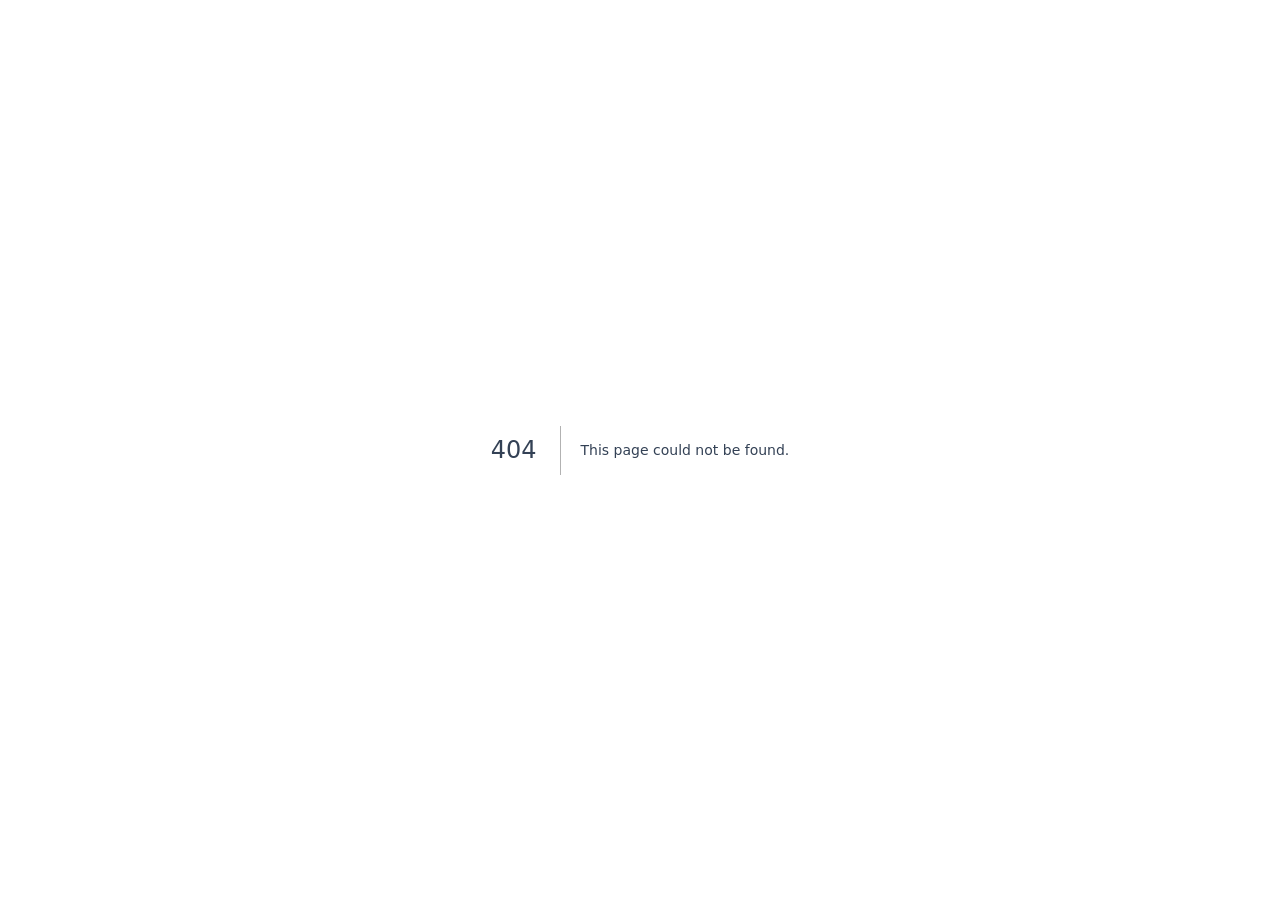
<file: 404/index.html>
<!DOCTYPE html><!--SlpZSTfopIo8SKzWtrkJc--><html lang="en-ZA"><head><meta charSet="utf-8"/><meta name="viewport" content="width=device-width, initial-scale=1"/><link rel="stylesheet" href="/_next/static/css/5621907a9c7145b2.css" data-precedence="next"/><link rel="preload" as="script" fetchPriority="low" href="/_next/static/chunks/webpack-4a462cecab786e93.js"/><script src="/_next/static/chunks/4bd1b696-c023c6e3521b1417.js" async=""></script><script src="/_next/static/chunks/255-a7ba4d37dca2f1fa.js" async=""></script><script src="/_next/static/chunks/main-app-2d999da01838f322.js" async=""></script><meta name="robots" content="noindex"/><title>404: This page could not be found.</title><meta name="theme-color" media="(prefers-color-scheme: dark)" content="#0b1120"/><meta name="theme-color" media="(prefers-color-scheme: light)" content="#ffffff"/><title>Sandile Bramwell Munyadziwa – Full-Stack Software Engineer</title><meta name="description" content="Sandile Munyadziwa – full-stack software engineer in Gauteng building secure web and API systems with Spring Boot, ASP.NET Core and React."/><link rel="author" href="https://immortal8725.github.io"/><meta name="author" content="Sandile Bramwell Munyadziwa"/><meta name="keywords" content="Sandile Bramwell Munyadziwa,Sandile Munyadziwa,junior software engineer South Africa,full-stack developer Pretoria,graduate developer Johannesburg"/><meta name="robots" content="index, follow"/><link rel="canonical" href="https://immortal8725.github.io/"/><meta property="og:title" content="Sandile Bramwell Munyadziwa – Full-Stack Software Engineer"/><meta property="og:description" content="Sandile Munyadziwa – full-stack software engineer in Gauteng building secure web and API systems with Spring Boot, ASP.NET Core and React."/><meta property="og:url" content="https://immortal8725.github.io/"/><meta property="og:site_name" content="Sandile Bramwell Munyadziwa"/><meta property="og:locale" content="en_ZA"/><meta property="og:image" content="https://immortal8725.github.io/og.png"/><meta property="og:type" content="profile"/><meta name="twitter:card" content="summary_large_image"/><meta name="twitter:title" content="Sandile Bramwell Munyadziwa – Full-Stack Software Engineer"/><meta name="twitter:description" content="Sandile Munyadziwa – full-stack software engineer in Gauteng building secure web and API systems with Spring Boot, ASP.NET Core and React."/><meta name="twitter:image" content="https://immortal8725.github.io/og.png"/><link rel="icon" href="/icon.svg?91b8023defa93696" type="image/svg+xml" sizes="any"/><script>try{var t=localStorage.getItem('theme');if(t==='dark'||(!t&&matchMedia('(prefers-color-scheme: dark)').matches))document.documentElement.classList.add('dark')}catch(e){}</script><script type="application/ld+json">{"@context":"https://schema.org","@type":"Person","name":"Sandile Bramwell Munyadziwa","jobTitle":"Full-Stack Software Engineer","url":"https://immortal8725.github.io","email":"mailto:sb.munyadziwa@gmail.com","address":{"@type":"PostalAddress","addressRegion":"Gauteng","addressCountry":"ZA"},"alumniOf":{"@type":"CollegeOrUniversity","name":"Tshwane University of Technology"},"sameAs":["https://github.com/Immortal8725","https://www.linkedin.com/in/sandile-bramwell-m-283301240"],"knowsAbout":["Java","Spring Boot","C#","ASP.NET Core","React","Next.js","TypeScript","PostgreSQL"]}</script><script src="/_next/static/chunks/polyfills-42372ed130431b0a.js" noModule=""></script></head><body class="bg-white text-slate-700 antialiased dark:bg-[#0b1120] dark:text-slate-300 font-sans"><div hidden=""><!--$--><!--/$--></div><div style="font-family:system-ui,&quot;Segoe UI&quot;,Roboto,Helvetica,Arial,sans-serif,&quot;Apple Color Emoji&quot;,&quot;Segoe UI Emoji&quot;;height:100vh;text-align:center;display:flex;flex-direction:column;align-items:center;justify-content:center"><div><style>body{color:#000;background:#fff;margin:0}.next-error-h1{border-right:1px solid rgba(0,0,0,.3)}@media (prefers-color-scheme:dark){body{color:#fff;background:#000}.next-error-h1{border-right:1px solid rgba(255,255,255,.3)}}</style><h1 class="next-error-h1" style="display:inline-block;margin:0 20px 0 0;padding:0 23px 0 0;font-size:24px;font-weight:500;vertical-align:top;line-height:49px">404</h1><div style="display:inline-block"><h2 style="font-size:14px;font-weight:400;line-height:49px;margin:0">This page could not be found.</h2></div></div></div><!--$--><!--/$--><script src="/_next/static/chunks/webpack-4a462cecab786e93.js" id="_R_" async=""></script><script>(self.__next_f=self.__next_f||[]).push([0])</script><script>self.__next_f.push([1,"1:\"$Sreact.fragment\"\n2:I[9766,[],\"\"]\n3:I[8924,[],\"\"]\n4:I[4431,[],\"OutletBoundary\"]\n6:I[5278,[],\"AsyncMetadataOutlet\"]\n8:I[4431,[],\"ViewportBoundary\"]\na:I[4431,[],\"MetadataBoundary\"]\nb:\"$Sreact.suspense\"\nd:I[7150,[],\"\"]\n:HL[\"/_next/static/css/5621907a9c7145b2.css\",\"style\"]\n"])</script><script>self.__next_f.push([1,"0:{\"P\":null,\"b\":\"SlpZSTfopIo8SKzWtrkJc\",\"p\":\"\",\"c\":[\"\",\"_not-found\",\"\"],\"i\":false,\"f\":[[[\"\",{\"children\":[\"/_not-found\",{\"children\":[\"__PAGE__\",{}]}]},\"$undefined\",\"$undefined\",true],[\"\",[\"$\",\"$1\",\"c\",{\"children\":[[[\"$\",\"link\",\"0\",{\"rel\":\"stylesheet\",\"href\":\"/_next/static/css/5621907a9c7145b2.css\",\"precedence\":\"next\",\"crossOrigin\":\"$undefined\",\"nonce\":\"$undefined\"}]],[\"$\",\"html\",null,{\"lang\":\"en-ZA\",\"suppressHydrationWarning\":true,\"children\":[[\"$\",\"head\",null,{\"children\":[[\"$\",\"script\",null,{\"dangerouslySetInnerHTML\":{\"__html\":\"try{var t=localStorage.getItem('theme');if(t==='dark'||(!t\u0026\u0026matchMedia('(prefers-color-scheme: dark)').matches))document.documentElement.classList.add('dark')}catch(e){}\"}}],[\"$\",\"script\",null,{\"type\":\"application/ld+json\",\"dangerouslySetInnerHTML\":{\"__html\":\"{\\\"@context\\\":\\\"https://schema.org\\\",\\\"@type\\\":\\\"Person\\\",\\\"name\\\":\\\"Sandile Bramwell Munyadziwa\\\",\\\"jobTitle\\\":\\\"Full-Stack Software Engineer\\\",\\\"url\\\":\\\"https://immortal8725.github.io\\\",\\\"email\\\":\\\"mailto:sb.munyadziwa@gmail.com\\\",\\\"address\\\":{\\\"@type\\\":\\\"PostalAddress\\\",\\\"addressRegion\\\":\\\"Gauteng\\\",\\\"addressCountry\\\":\\\"ZA\\\"},\\\"alumniOf\\\":{\\\"@type\\\":\\\"CollegeOrUniversity\\\",\\\"name\\\":\\\"Tshwane University of Technology\\\"},\\\"sameAs\\\":[\\\"https://github.com/Immortal8725\\\",\\\"https://www.linkedin.com/in/sandile-bramwell-m-283301240\\\"],\\\"knowsAbout\\\":[\\\"Java\\\",\\\"Spring Boot\\\",\\\"C#\\\",\\\"ASP.NET Core\\\",\\\"React\\\",\\\"Next.js\\\",\\\"TypeScript\\\",\\\"PostgreSQL\\\"]}\"}}]]}],[\"$\",\"body\",null,{\"className\":\"bg-white text-slate-700 antialiased dark:bg-[#0b1120] dark:text-slate-300 font-sans\",\"children\":[\"$\",\"$L2\",null,{\"parallelRouterKey\":\"children\",\"error\":\"$undefined\",\"errorStyles\":\"$undefined\",\"errorScripts\":\"$undefined\",\"template\":[\"$\",\"$L3\",null,{}],\"templateStyles\":\"$undefined\",\"templateScripts\":\"$undefined\",\"notFound\":\"$undefined\",\"forbidden\":\"$undefined\",\"unauthorized\":\"$undefined\"}]}]]}]]}],{\"children\":[\"/_not-found\",[\"$\",\"$1\",\"c\",{\"children\":[null,[\"$\",\"$L2\",null,{\"parallelRouterKey\":\"children\",\"error\":\"$undefined\",\"errorStyles\":\"$undefined\",\"errorScripts\":\"$undefined\",\"template\":[\"$\",\"$L3\",null,{}],\"templateStyles\":\"$undefined\",\"templateScripts\":\"$undefined\",\"notFound\":\"$undefined\",\"forbidden\":\"$undefined\",\"unauthorized\":\"$undefined\"}]]}],{\"children\":[\"__PAGE__\",[\"$\",\"$1\",\"c\",{\"children\":[[[\"$\",\"title\",null,{\"children\":\"404: This page could not be found.\"}],[\"$\",\"div\",null,{\"style\":{\"fontFamily\":\"system-ui,\\\"Segoe UI\\\",Roboto,Helvetica,Arial,sans-serif,\\\"Apple Color Emoji\\\",\\\"Segoe UI Emoji\\\"\",\"height\":\"100vh\",\"textAlign\":\"center\",\"display\":\"flex\",\"flexDirection\":\"column\",\"alignItems\":\"center\",\"justifyContent\":\"center\"},\"children\":[\"$\",\"div\",null,{\"children\":[[\"$\",\"style\",null,{\"dangerouslySetInnerHTML\":{\"__html\":\"body{color:#000;background:#fff;margin:0}.next-error-h1{border-right:1px solid rgba(0,0,0,.3)}@media (prefers-color-scheme:dark){body{color:#fff;background:#000}.next-error-h1{border-right:1px solid rgba(255,255,255,.3)}}\"}}],[\"$\",\"h1\",null,{\"className\":\"next-error-h1\",\"style\":{\"display\":\"inline-block\",\"margin\":\"0 20px 0 0\",\"padding\":\"0 23px 0 0\",\"fontSize\":24,\"fontWeight\":500,\"verticalAlign\":\"top\",\"lineHeight\":\"49px\"},\"children\":404}],[\"$\",\"div\",null,{\"style\":{\"display\":\"inline-block\"},\"children\":[\"$\",\"h2\",null,{\"style\":{\"fontSize\":14,\"fontWeight\":400,\"lineHeight\":\"49px\",\"margin\":0},\"children\":\"This page could not be found.\"}]}]]}]}]],null,[\"$\",\"$L4\",null,{\"children\":[\"$L5\",[\"$\",\"$L6\",null,{\"promise\":\"$@7\"}]]}]]}],{},null,false]},null,false]},null,false],[\"$\",\"$1\",\"h\",{\"children\":[[\"$\",\"meta\",null,{\"name\":\"robots\",\"content\":\"noindex\"}],[[\"$\",\"$L8\",null,{\"children\":\"$L9\"}],null],[\"$\",\"$La\",null,{\"children\":[\"$\",\"div\",null,{\"hidden\":true,\"children\":[\"$\",\"$b\",null,{\"fallback\":null,\"children\":\"$Lc\"}]}]}]]}],false]],\"m\":\"$undefined\",\"G\":[\"$d\",[]],\"s\":false,\"S\":true}\n"])</script><script>self.__next_f.push([1,"9:[[\"$\",\"meta\",\"0\",{\"charSet\":\"utf-8\"}],[\"$\",\"meta\",\"1\",{\"name\":\"viewport\",\"content\":\"width=device-width, initial-scale=1\"}],[\"$\",\"meta\",\"2\",{\"name\":\"theme-color\",\"media\":\"(prefers-color-scheme: dark)\",\"content\":\"#0b1120\"}],[\"$\",\"meta\",\"3\",{\"name\":\"theme-color\",\"media\":\"(prefers-color-scheme: light)\",\"content\":\"#ffffff\"}]]\n5:null\n"])</script><script>self.__next_f.push([1,"e:I[622,[],\"IconMark\"]\n"])</script><script>self.__next_f.push([1,"7:{\"metadata\":[[\"$\",\"title\",\"0\",{\"children\":\"Sandile Bramwell Munyadziwa – Full-Stack Software Engineer\"}],[\"$\",\"meta\",\"1\",{\"name\":\"description\",\"content\":\"Sandile Munyadziwa – full-stack software engineer in Gauteng building secure web and API systems with Spring Boot, ASP.NET Core and React.\"}],[\"$\",\"link\",\"2\",{\"rel\":\"author\",\"href\":\"https://immortal8725.github.io\"}],[\"$\",\"meta\",\"3\",{\"name\":\"author\",\"content\":\"Sandile Bramwell Munyadziwa\"}],[\"$\",\"meta\",\"4\",{\"name\":\"keywords\",\"content\":\"Sandile Bramwell Munyadziwa,Sandile Munyadziwa,junior software engineer South Africa,full-stack developer Pretoria,graduate developer Johannesburg\"}],[\"$\",\"meta\",\"5\",{\"name\":\"robots\",\"content\":\"index, follow\"}],[\"$\",\"link\",\"6\",{\"rel\":\"canonical\",\"href\":\"https://immortal8725.github.io/\"}],[\"$\",\"meta\",\"7\",{\"property\":\"og:title\",\"content\":\"Sandile Bramwell Munyadziwa – Full-Stack Software Engineer\"}],[\"$\",\"meta\",\"8\",{\"property\":\"og:description\",\"content\":\"Sandile Munyadziwa – full-stack software engineer in Gauteng building secure web and API systems with Spring Boot, ASP.NET Core and React.\"}],[\"$\",\"meta\",\"9\",{\"property\":\"og:url\",\"content\":\"https://immortal8725.github.io/\"}],[\"$\",\"meta\",\"10\",{\"property\":\"og:site_name\",\"content\":\"Sandile Bramwell Munyadziwa\"}],[\"$\",\"meta\",\"11\",{\"property\":\"og:locale\",\"content\":\"en_ZA\"}],[\"$\",\"meta\",\"12\",{\"property\":\"og:image\",\"content\":\"https://immortal8725.github.io/og.png\"}],[\"$\",\"meta\",\"13\",{\"property\":\"og:type\",\"content\":\"profile\"}],[\"$\",\"meta\",\"14\",{\"name\":\"twitter:card\",\"content\":\"summary_large_image\"}],[\"$\",\"meta\",\"15\",{\"name\":\"twitter:title\",\"content\":\"Sandile Bramwell Munyadziwa – Full-Stack Software Engineer\"}],[\"$\",\"meta\",\"16\",{\"name\":\"twitter:description\",\"content\":\"Sandile Munyadziwa – full-stack software engineer in Gauteng building secure web and API systems with Spring Boot, ASP.NET Core and React.\"}],[\"$\",\"meta\",\"17\",{\"name\":\"twitter:image\",\"content\":\"https://immortal8725.github.io/og.png\"}],[\"$\",\"link\",\"18\",{\"rel\":\"icon\",\"href\":\"/icon.svg?91b8023defa93696\",\"type\":\"image/svg+xml\",\"sizes\":\"any\"}],[\"$\",\"$Le\",\"19\",{}]],\"error\":null,\"digest\":\"$undefined\"}\n"])</script><script>self.__next_f.push([1,"c:\"$7:metadata\"\n"])</script></body></html>
</file>
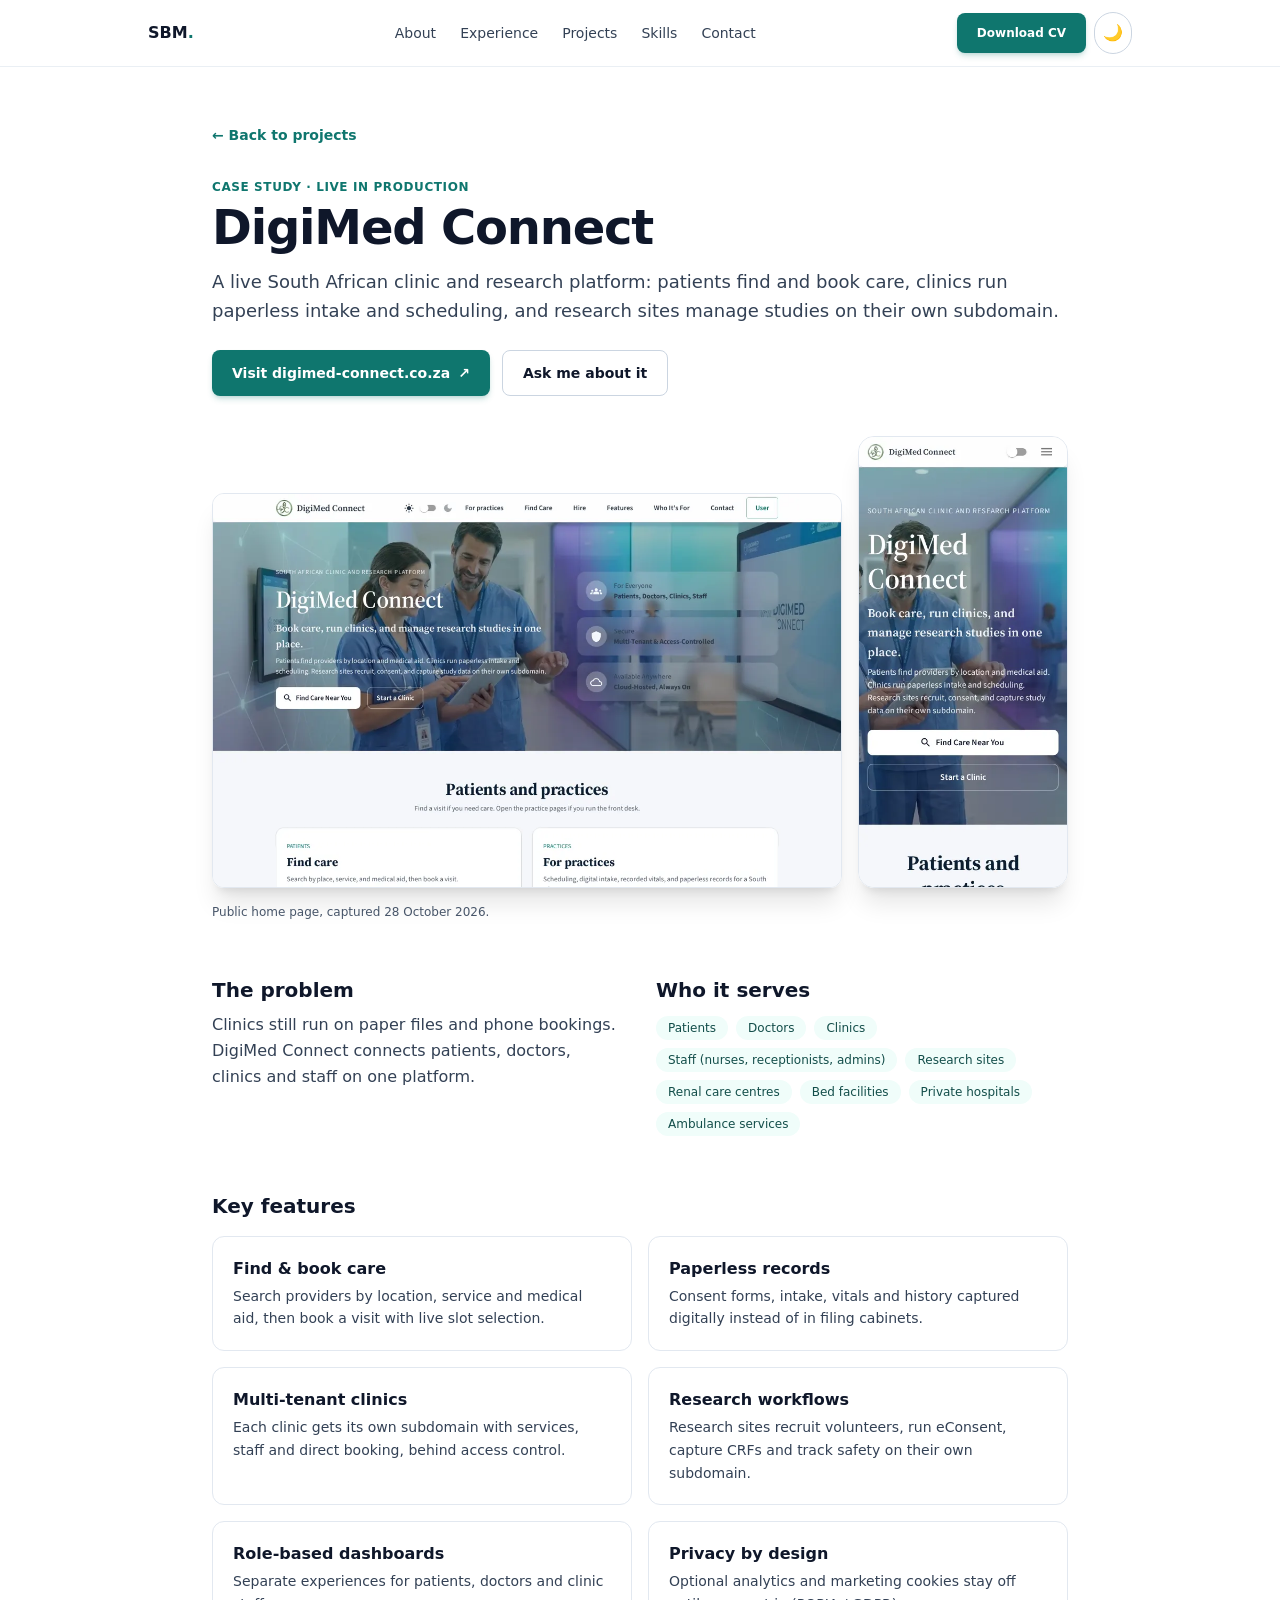
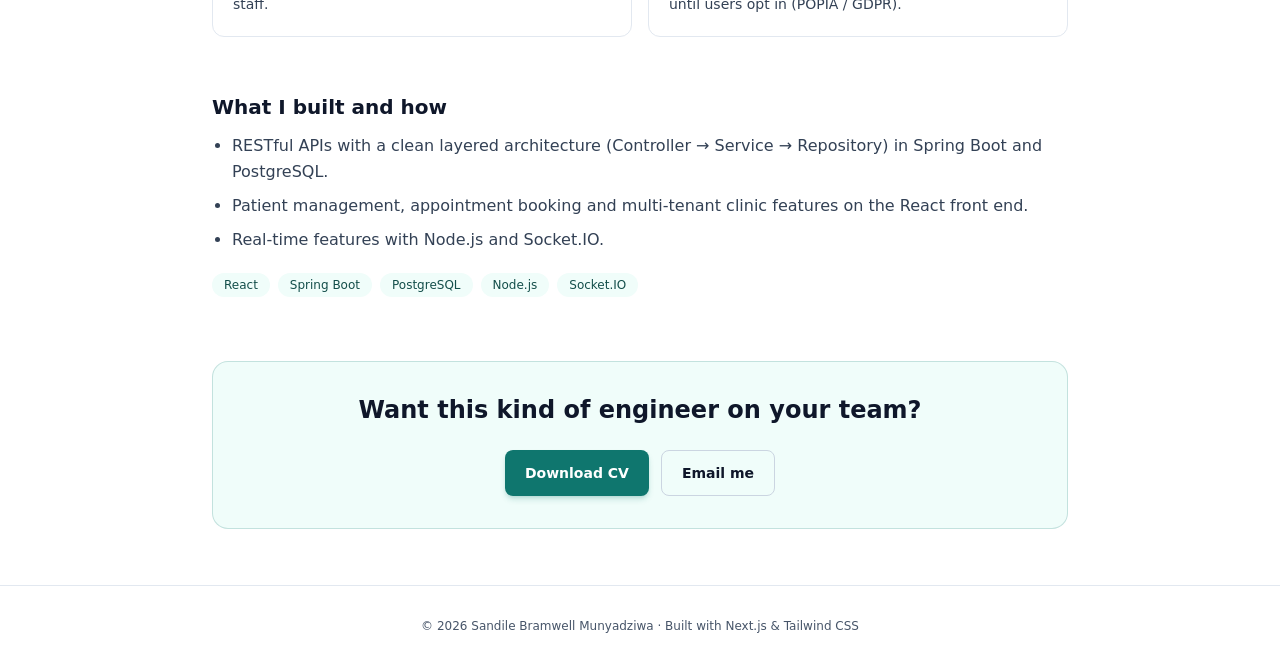
<file: digimed/index.html>
<!DOCTYPE html><!--SlpZSTfopIo8SKzWtrkJc--><html lang="en-ZA"><head><meta charSet="utf-8"/><meta name="viewport" content="width=device-width, initial-scale=1"/><link rel="preload" as="image" href="/projects/digimed-desktop.webp"/><link rel="stylesheet" href="/_next/static/css/5621907a9c7145b2.css" data-precedence="next"/><link rel="preload" as="script" fetchPriority="low" href="/_next/static/chunks/webpack-4a462cecab786e93.js"/><script src="/_next/static/chunks/4bd1b696-c023c6e3521b1417.js" async=""></script><script src="/_next/static/chunks/255-a7ba4d37dca2f1fa.js" async=""></script><script src="/_next/static/chunks/main-app-2d999da01838f322.js" async=""></script><script src="/_next/static/chunks/app/digimed/page-81b255216e9f2068.js" async=""></script><meta name="theme-color" media="(prefers-color-scheme: dark)" content="#0b1120"/><meta name="theme-color" media="(prefers-color-scheme: light)" content="#ffffff"/><title>DigiMed Connect case study – Sandile Munyadziwa</title><meta name="description" content="How Sandile Munyadziwa built DigiMed Connect, a live South African clinic and research platform on React, Spring Boot and PostgreSQL."/><link rel="author" href="https://immortal8725.github.io"/><meta name="author" content="Sandile Bramwell Munyadziwa"/><meta name="keywords" content="Sandile Bramwell Munyadziwa,Sandile Munyadziwa,junior software engineer South Africa,full-stack developer Pretoria,graduate developer Johannesburg"/><meta name="robots" content="index, follow"/><link rel="canonical" href="https://immortal8725.github.io/digimed/"/><meta property="og:title" content="DigiMed Connect case study – Sandile Munyadziwa"/><meta property="og:description" content="How Sandile Munyadziwa built DigiMed Connect, a live South African clinic and research platform on React, Spring Boot and PostgreSQL."/><meta property="og:image" content="https://immortal8725.github.io/projects/digimed-desktop.webp"/><meta name="twitter:card" content="summary_large_image"/><meta name="twitter:title" content="Sandile Bramwell Munyadziwa – Full-Stack Software Engineer"/><meta name="twitter:description" content="Sandile Munyadziwa – full-stack software engineer in Gauteng building secure web and API systems with Spring Boot, ASP.NET Core and React."/><meta name="twitter:image" content="https://immortal8725.github.io/og.png"/><link rel="icon" href="/icon.svg?91b8023defa93696" type="image/svg+xml" sizes="any"/><script>try{var t=localStorage.getItem('theme');if(t==='dark'||(!t&&matchMedia('(prefers-color-scheme: dark)').matches))document.documentElement.classList.add('dark')}catch(e){}</script><script type="application/ld+json">{"@context":"https://schema.org","@type":"Person","name":"Sandile Bramwell Munyadziwa","jobTitle":"Full-Stack Software Engineer","url":"https://immortal8725.github.io","email":"mailto:sb.munyadziwa@gmail.com","address":{"@type":"PostalAddress","addressRegion":"Gauteng","addressCountry":"ZA"},"alumniOf":{"@type":"CollegeOrUniversity","name":"Tshwane University of Technology"},"sameAs":["https://github.com/Immortal8725","https://www.linkedin.com/in/sandile-bramwell-m-283301240"],"knowsAbout":["Java","Spring Boot","C#","ASP.NET Core","React","Next.js","TypeScript","PostgreSQL"]}</script><script src="/_next/static/chunks/polyfills-42372ed130431b0a.js" noModule=""></script></head><body class="bg-white text-slate-700 antialiased dark:bg-[#0b1120] dark:text-slate-300 font-sans"><div hidden=""><!--$--><!--/$--></div><a href="#main" class="sr-only focus:not-sr-only focus:fixed focus:left-4 focus:top-4 focus:z-50 focus:rounded focus:bg-accent focus:px-4 focus:py-2 focus:text-white">Skip to content</a><header class="sticky top-0 z-40 border-b border-slate-200/70 bg-white/85 backdrop-blur dark:border-slate-800 dark:bg-[#0b1120]/85"><nav aria-label="Main" class="mx-auto flex max-w-5xl items-center justify-between gap-3 px-5 py-3"><a href="/" class="rounded font-bold text-slate-900 focus-visible:outline focus-visible:outline-2 focus-visible:outline-accent dark:text-white">SBM<span class="text-accent">.</span><span class="sr-only"> – home</span></a><ul class="hidden gap-6 text-sm md:flex"><li><a class="rounded hover:text-accent focus-visible:outline focus-visible:outline-2 focus-visible:outline-accent" href="/#about">About</a></li><li><a class="rounded hover:text-accent focus-visible:outline focus-visible:outline-2 focus-visible:outline-accent" href="/#experience">Experience</a></li><li><a class="rounded hover:text-accent focus-visible:outline focus-visible:outline-2 focus-visible:outline-accent" href="/#projects">Projects</a></li><li><a class="rounded hover:text-accent focus-visible:outline focus-visible:outline-2 focus-visible:outline-accent" href="/#skills">Skills</a></li><li><a class="rounded hover:text-accent focus-visible:outline focus-visible:outline-2 focus-visible:outline-accent" href="/#contact">Contact</a></li></ul><div class="flex items-center gap-2"><a href="/SANDILE_BRAMWELL_MUNYADZIWA_CV_Graduate.pdf" download="" class="inline-flex items-center justify-center gap-2 rounded-lg px-5 py-3 text-sm font-semibold transition duration-200 motion-safe:hover:-translate-y-0.5 focus-visible:outline focus-visible:outline-2 focus-visible:outline-offset-2 focus-visible:outline-accent bg-accent text-white shadow-md shadow-accent/20 hover:brightness-110 dark:text-slate-950 px-3 py-2 text-xs">Download CV</a><button aria-label="Toggle dark and light theme" class="rounded-full border border-slate-300 p-2 hover:border-accent dark:border-slate-700 focus-visible:outline focus-visible:outline-2 focus-visible:outline-accent"><span aria-hidden="true" class="block dark:hidden">🌙</span><span aria-hidden="true" class="hidden dark:block">☀️</span></button></div></nav></header><main id="main" class="mx-auto max-w-4xl px-5 py-14"><a href="/#projects" class="text-sm font-semibold text-accent hover:underline">← Back to projects</a><p class="mt-8 text-xs font-semibold uppercase tracking-wider text-accent">Case study · Live in production</p><h1 class="mt-2 text-4xl font-extrabold tracking-tight text-slate-900 sm:text-5xl dark:text-white">DigiMed Connect</h1><p class="mt-4 text-lg leading-relaxed">A live South African clinic and research platform: patients find and book care, clinics run paperless intake and scheduling, and research sites manage studies on their own subdomain.</p><div class="mt-6 flex flex-wrap gap-3"><a href="https://digimed-connect.co.za" target="_blank" rel="noopener noreferrer" class="inline-flex items-center justify-center gap-2 rounded-lg px-5 py-3 text-sm font-semibold transition duration-200 motion-safe:hover:-translate-y-0.5 focus-visible:outline focus-visible:outline-2 focus-visible:outline-offset-2 focus-visible:outline-accent bg-accent text-white shadow-md shadow-accent/20 hover:brightness-110 dark:text-slate-950">Visit digimed-connect.co.za <span aria-hidden="true">↗</span><span class="sr-only"> (opens in a new tab)</span></a><a href="mailto:sb.munyadziwa@gmail.com?subject=DigiMed%20Connect" class="inline-flex items-center justify-center gap-2 rounded-lg px-5 py-3 text-sm font-semibold transition duration-200 motion-safe:hover:-translate-y-0.5 focus-visible:outline focus-visible:outline-2 focus-visible:outline-offset-2 focus-visible:outline-accent border border-slate-300 text-slate-900 hover:border-accent hover:text-accent dark:border-slate-600 dark:text-white">Ask me about it</a></div><figure class="mt-10 grid gap-4 sm:grid-cols-[3fr_1fr] sm:items-end"><img src="/projects/digimed-desktop.webp" alt="DigiMed Connect home page: &#x27;Book care, run clinics, and manage research studies in one place.&#x27;" width="1200" height="750" class="w-full rounded-xl border border-slate-200 shadow-xl dark:border-slate-800"/><img src="/projects/digimed-mobile.webp" alt="DigiMed Connect home page on a mobile phone" width="390" height="844" loading="lazy" class="mx-auto w-40 rounded-2xl border border-slate-200 shadow-xl sm:w-full dark:border-slate-800"/><figcaption class="text-xs text-slate-600 sm:col-span-2 dark:text-slate-400">Public home page, captured 28 October 2026.</figcaption></figure><section aria-labelledby="problem" class="mt-14 grid gap-8 md:grid-cols-2"><div><h2 id="problem" class="text-xl font-bold text-slate-900 dark:text-white">The problem</h2><p class="mt-2 leading-relaxed">Clinics still run on paper files and phone bookings. DigiMed Connect connects patients, doctors, clinics and staff on one platform.</p></div><div><h2 class="text-xl font-bold text-slate-900 dark:text-white">Who it serves</h2><ul class="mt-3 flex flex-wrap gap-2"><li class="rounded-full bg-teal-50 px-3 py-1 text-xs font-medium text-teal-900 dark:bg-teal-400/10 dark:text-teal-200">Patients</li><li class="rounded-full bg-teal-50 px-3 py-1 text-xs font-medium text-teal-900 dark:bg-teal-400/10 dark:text-teal-200">Doctors</li><li class="rounded-full bg-teal-50 px-3 py-1 text-xs font-medium text-teal-900 dark:bg-teal-400/10 dark:text-teal-200">Clinics</li><li class="rounded-full bg-teal-50 px-3 py-1 text-xs font-medium text-teal-900 dark:bg-teal-400/10 dark:text-teal-200">Staff (nurses, receptionists, admins)</li><li class="rounded-full bg-teal-50 px-3 py-1 text-xs font-medium text-teal-900 dark:bg-teal-400/10 dark:text-teal-200">Research sites</li><li class="rounded-full bg-teal-50 px-3 py-1 text-xs font-medium text-teal-900 dark:bg-teal-400/10 dark:text-teal-200">Renal care centres</li><li class="rounded-full bg-teal-50 px-3 py-1 text-xs font-medium text-teal-900 dark:bg-teal-400/10 dark:text-teal-200">Bed facilities</li><li class="rounded-full bg-teal-50 px-3 py-1 text-xs font-medium text-teal-900 dark:bg-teal-400/10 dark:text-teal-200">Private hospitals</li><li class="rounded-full bg-teal-50 px-3 py-1 text-xs font-medium text-teal-900 dark:bg-teal-400/10 dark:text-teal-200">Ambulance services</li></ul></div></section><section aria-labelledby="features" class="mt-14"><h2 id="features" class="text-xl font-bold text-slate-900 dark:text-white">Key features</h2><ul class="mt-4 grid gap-4 sm:grid-cols-2"><li class="rounded-xl border border-slate-200 p-5 transition hover:border-accent dark:border-slate-800"><p class="font-semibold text-slate-900 dark:text-white">Find &amp; book care</p><p class="mt-1 text-sm leading-relaxed">Search providers by location, service and medical aid, then book a visit with live slot selection.</p></li><li class="rounded-xl border border-slate-200 p-5 transition hover:border-accent dark:border-slate-800"><p class="font-semibold text-slate-900 dark:text-white">Paperless records</p><p class="mt-1 text-sm leading-relaxed">Consent forms, intake, vitals and history captured digitally instead of in filing cabinets.</p></li><li class="rounded-xl border border-slate-200 p-5 transition hover:border-accent dark:border-slate-800"><p class="font-semibold text-slate-900 dark:text-white">Multi-tenant clinics</p><p class="mt-1 text-sm leading-relaxed">Each clinic gets its own subdomain with services, staff and direct booking, behind access control.</p></li><li class="rounded-xl border border-slate-200 p-5 transition hover:border-accent dark:border-slate-800"><p class="font-semibold text-slate-900 dark:text-white">Research workflows</p><p class="mt-1 text-sm leading-relaxed">Research sites recruit volunteers, run eConsent, capture CRFs and track safety on their own subdomain.</p></li><li class="rounded-xl border border-slate-200 p-5 transition hover:border-accent dark:border-slate-800"><p class="font-semibold text-slate-900 dark:text-white">Role-based dashboards</p><p class="mt-1 text-sm leading-relaxed">Separate experiences for patients, doctors and clinic staff.</p></li><li class="rounded-xl border border-slate-200 p-5 transition hover:border-accent dark:border-slate-800"><p class="font-semibold text-slate-900 dark:text-white">Privacy by design</p><p class="mt-1 text-sm leading-relaxed">Optional analytics and marketing cookies stay off until users opt in (POPIA / GDPR).</p></li></ul></section><section aria-labelledby="built" class="mt-14"><h2 id="built" class="text-xl font-bold text-slate-900 dark:text-white">What I built and how</h2><ul class="mt-3 list-disc space-y-2 pl-5 leading-relaxed"><li>RESTful APIs with a clean layered architecture (Controller → Service → Repository) in Spring Boot and PostgreSQL.</li><li>Patient management, appointment booking and multi-tenant clinic features on the React front end.</li><li>Real-time features with Node.js and Socket.IO.</li></ul><ul aria-label="Tech stack" class="mt-5 flex flex-wrap gap-2"><li class="rounded-full bg-teal-50 px-3 py-1 text-xs font-medium text-teal-900 dark:bg-teal-400/10 dark:text-teal-200">React</li><li class="rounded-full bg-teal-50 px-3 py-1 text-xs font-medium text-teal-900 dark:bg-teal-400/10 dark:text-teal-200">Spring Boot</li><li class="rounded-full bg-teal-50 px-3 py-1 text-xs font-medium text-teal-900 dark:bg-teal-400/10 dark:text-teal-200">PostgreSQL</li><li class="rounded-full bg-teal-50 px-3 py-1 text-xs font-medium text-teal-900 dark:bg-teal-400/10 dark:text-teal-200">Node.js</li><li class="rounded-full bg-teal-50 px-3 py-1 text-xs font-medium text-teal-900 dark:bg-teal-400/10 dark:text-teal-200">Socket.IO</li></ul></section><section class="mt-16 rounded-2xl border border-teal-700/20 bg-teal-50 p-8 text-center dark:border-teal-400/20 dark:bg-teal-400/10"><h2 class="text-2xl font-bold text-slate-900 dark:text-white">Want this kind of engineer on your team?</h2><div class="mt-6 flex flex-wrap justify-center gap-3"><a href="/SANDILE_BRAMWELL_MUNYADZIWA_CV_Graduate.pdf" download="" class="inline-flex items-center justify-center gap-2 rounded-lg px-5 py-3 text-sm font-semibold transition duration-200 motion-safe:hover:-translate-y-0.5 focus-visible:outline focus-visible:outline-2 focus-visible:outline-offset-2 focus-visible:outline-accent bg-accent text-white shadow-md shadow-accent/20 hover:brightness-110 dark:text-slate-950">Download CV</a><a href="mailto:sb.munyadziwa@gmail.com" class="inline-flex items-center justify-center gap-2 rounded-lg px-5 py-3 text-sm font-semibold transition duration-200 motion-safe:hover:-translate-y-0.5 focus-visible:outline focus-visible:outline-2 focus-visible:outline-offset-2 focus-visible:outline-accent border border-slate-300 text-slate-900 hover:border-accent hover:text-accent dark:border-slate-600 dark:text-white">Email me</a></div></section></main><footer class="border-t border-slate-200 py-8 text-center text-xs text-slate-600 dark:border-slate-800 dark:text-slate-400">© <!-- -->2026<!-- --> <!-- -->Sandile Bramwell Munyadziwa<!-- --> · Built with Next.js &amp; Tailwind CSS</footer><!--$--><!--/$--><script src="/_next/static/chunks/webpack-4a462cecab786e93.js" id="_R_" async=""></script><script>(self.__next_f=self.__next_f||[]).push([0])</script><script>self.__next_f.push([1,"1:\"$Sreact.fragment\"\n2:I[9766,[],\"\"]\n3:I[8924,[],\"\"]\nd:I[7150,[],\"\"]\n:HL[\"/_next/static/css/5621907a9c7145b2.css\",\"style\"]\n"])</script><script>self.__next_f.push([1,"0:{\"P\":null,\"b\":\"SlpZSTfopIo8SKzWtrkJc\",\"p\":\"\",\"c\":[\"\",\"digimed\",\"\"],\"i\":false,\"f\":[[[\"\",{\"children\":[\"digimed\",{\"children\":[\"__PAGE__\",{}]}]},\"$undefined\",\"$undefined\",true],[\"\",[\"$\",\"$1\",\"c\",{\"children\":[[[\"$\",\"link\",\"0\",{\"rel\":\"stylesheet\",\"href\":\"/_next/static/css/5621907a9c7145b2.css\",\"precedence\":\"next\",\"crossOrigin\":\"$undefined\",\"nonce\":\"$undefined\"}]],[\"$\",\"html\",null,{\"lang\":\"en-ZA\",\"suppressHydrationWarning\":true,\"children\":[[\"$\",\"head\",null,{\"children\":[[\"$\",\"script\",null,{\"dangerouslySetInnerHTML\":{\"__html\":\"try{var t=localStorage.getItem('theme');if(t==='dark'||(!t\u0026\u0026matchMedia('(prefers-color-scheme: dark)').matches))document.documentElement.classList.add('dark')}catch(e){}\"}}],[\"$\",\"script\",null,{\"type\":\"application/ld+json\",\"dangerouslySetInnerHTML\":{\"__html\":\"{\\\"@context\\\":\\\"https://schema.org\\\",\\\"@type\\\":\\\"Person\\\",\\\"name\\\":\\\"Sandile Bramwell Munyadziwa\\\",\\\"jobTitle\\\":\\\"Full-Stack Software Engineer\\\",\\\"url\\\":\\\"https://immortal8725.github.io\\\",\\\"email\\\":\\\"mailto:sb.munyadziwa@gmail.com\\\",\\\"address\\\":{\\\"@type\\\":\\\"PostalAddress\\\",\\\"addressRegion\\\":\\\"Gauteng\\\",\\\"addressCountry\\\":\\\"ZA\\\"},\\\"alumniOf\\\":{\\\"@type\\\":\\\"CollegeOrUniversity\\\",\\\"name\\\":\\\"Tshwane University of Technology\\\"},\\\"sameAs\\\":[\\\"https://github.com/Immortal8725\\\",\\\"https://www.linkedin.com/in/sandile-bramwell-m-283301240\\\"],\\\"knowsAbout\\\":[\\\"Java\\\",\\\"Spring Boot\\\",\\\"C#\\\",\\\"ASP.NET Core\\\",\\\"React\\\",\\\"Next.js\\\",\\\"TypeScript\\\",\\\"PostgreSQL\\\"]}\"}}]]}],[\"$\",\"body\",null,{\"className\":\"bg-white text-slate-700 antialiased dark:bg-[#0b1120] dark:text-slate-300 font-sans\",\"children\":[\"$\",\"$L2\",null,{\"parallelRouterKey\":\"children\",\"error\":\"$undefined\",\"errorStyles\":\"$undefined\",\"errorScripts\":\"$undefined\",\"template\":[\"$\",\"$L3\",null,{}],\"templateStyles\":\"$undefined\",\"templateScripts\":\"$undefined\",\"notFound\":[[[\"$\",\"title\",null,{\"children\":\"404: This page could not be found.\"}],[\"$\",\"div\",null,{\"style\":{\"fontFamily\":\"system-ui,\\\"Segoe UI\\\",Roboto,Helvetica,Arial,sans-serif,\\\"Apple Color Emoji\\\",\\\"Segoe UI Emoji\\\"\",\"height\":\"100vh\",\"textAlign\":\"center\",\"display\":\"flex\",\"flexDirection\":\"column\",\"alignItems\":\"center\",\"justifyContent\":\"center\"},\"children\":[\"$\",\"div\",null,{\"children\":[[\"$\",\"style\",null,{\"dangerouslySetInnerHTML\":{\"__html\":\"body{color:#000;background:#fff;margin:0}.next-error-h1{border-right:1px solid rgba(0,0,0,.3)}@media (prefers-color-scheme:dark){body{color:#fff;background:#000}.next-error-h1{border-right:1px solid rgba(255,255,255,.3)}}\"}}],[\"$\",\"h1\",null,{\"className\":\"next-error-h1\",\"style\":{\"display\":\"inline-block\",\"margin\":\"0 20px 0 0\",\"padding\":\"0 23px 0 0\",\"fontSize\":24,\"fontWeight\":500,\"verticalAlign\":\"top\",\"lineHeight\":\"49px\"},\"children\":404}],[\"$\",\"div\",null,{\"style\":{\"display\":\"inline-block\"},\"children\":[\"$\",\"h2\",null,{\"style\":{\"fontSize\":14,\"fontWeight\":400,\"lineHeight\":\"49px\",\"margin\":0},\"children\":\"This page could not be found.\"}]}]]}]}]],[]],\"forbidden\":\"$undefined\",\"unauthorized\":\"$undefined\"}]}]]}]]}],{\"children\":[\"digimed\",[\"$\",\"$1\",\"c\",{\"children\":[null,[\"$\",\"$L2\",null,{\"parallelRouterKey\":\"children\",\"error\":\"$undefined\",\"errorStyles\":\"$undefined\",\"errorScripts\":\"$undefined\",\"template\":[\"$\",\"$L3\",null,{}],\"templateStyles\":\"$undefined\",\"templateScripts\":\"$undefined\",\"notFound\":\"$undefined\",\"forbidden\":\"$undefined\",\"unauthorized\":\"$undefined\"}]]}],{\"children\":[\"__PAGE__\",[\"$\",\"$1\",\"c\",{\"children\":[[[[\"$\",\"a\",null,{\"href\":\"#main\",\"className\":\"sr-only focus:not-sr-only focus:fixed focus:left-4 focus:top-4 focus:z-50 focus:rounded focus:bg-accent focus:px-4 focus:py-2 focus:text-white\",\"children\":\"Skip to content\"}],[\"$\",\"header\",null,{\"className\":\"sticky top-0 z-40 border-b border-slate-200/70 bg-white/85 backdrop-blur dark:border-slate-800 dark:bg-[#0b1120]/85\",\"children\":[\"$\",\"nav\",null,{\"aria-label\":\"Main\",\"className\":\"mx-auto flex max-w-5xl items-center justify-between gap-3 px-5 py-3\",\"children\":[[\"$\",\"a\",null,{\"href\":\"/\",\"className\":\"rounded font-bold text-slate-900 focus-visible:outline focus-visible:outline-2 focus-visible:outline-accent dark:text-white\",\"children\":[\"SBM\",[\"$\",\"span\",null,{\"className\":\"text-accent\",\"children\":\".\"}],[\"$\",\"span\",null,{\"className\":\"sr-only\",\"children\":\" – home\"}]]}],[\"$\",\"ul\",null,{\"className\":\"hidden gap-6 text-sm md:flex\",\"children\":[[\"$\",\"li\",\"about\",{\"children\":[\"$\",\"a\",null,{\"className\":\"rounded hover:text-accent focus-visible:outline focus-visible:outline-2 focus-visible:outline-accent\",\"href\":\"/#about\",\"children\":\"About\"}]}],\"$L4\",\"$L5\",\"$L6\",\"$L7\"]}],\"$L8\"]}]}]],\"$L9\",\"$La\"],null,\"$Lb\"]}],{},null,false]},null,false]},null,false],\"$Lc\",false]],\"m\":\"$undefined\",\"G\":[\"$d\",[]],\"s\":false,\"S\":true}\n"])</script><script>self.__next_f.push([1,"e:I[909,[\"806\",\"static/chunks/app/digimed/page-81b255216e9f2068.js\"],\"default\"]\n18:I[4431,[],\"OutletBoundary\"]\n1a:I[5278,[],\"AsyncMetadataOutlet\"]\n1c:I[4431,[],\"ViewportBoundary\"]\n1e:I[4431,[],\"MetadataBoundary\"]\n1f:\"$Sreact.suspense\"\n4:[\"$\",\"li\",\"experience\",{\"children\":[\"$\",\"a\",null,{\"className\":\"rounded hover:text-accent focus-visible:outline focus-visible:outline-2 focus-visible:outline-accent\",\"href\":\"/#experience\",\"children\":\"Experience\"}]}]\n5:[\"$\",\"li\",\"projects\",{\"children\":[\"$\",\"a\",null,{\"className\":\"rounded hover:text-accent focus-visible:outline focus-visible:outline-2 focus-visible:outline-accent\",\"href\":\"/#projects\",\"children\":\"Projects\"}]}]\n6:[\"$\",\"li\",\"skills\",{\"children\":[\"$\",\"a\",null,{\"className\":\"rounded hover:text-accent focus-visible:outline focus-visible:outline-2 focus-visible:outline-accent\",\"href\":\"/#skills\",\"children\":\"Skills\"}]}]\n7:[\"$\",\"li\",\"contact\",{\"children\":[\"$\",\"a\",null,{\"className\":\"rounded hover:text-accent focus-visible:outline focus-visible:outline-2 focus-visible:outline-accent\",\"href\":\"/#contact\",\"children\":\"Contact\"}]}]\n8:[\"$\",\"div\",null,{\"className\":\"flex items-center gap-2\",\"children\":[[\"$\",\"a\",null,{\"href\":\"/SANDILE_BRAMWELL_MUNYADZIWA_CV_Graduate.pdf\",\"download\":true,\"className\":\"inline-flex items-center justify-center gap-2 rounded-lg px-5 py-3 text-sm font-semibold transition duration-200 motion-safe:hover:-translate-y-0.5 focus-visible:outline focus-visible:outline-2 focus-visible:outline-offset-2 focus-visible:outline-accent bg-accent text-white shadow-md shadow-accent/20 hover:brightness-110 dark:text-slate-950 px-3 py-2 text-xs\",\"children\":\"Download CV\"}],[\"$\",\"$Le\",null,{}]]}]\n"])</script><script>self.__next_f.push([1,"9:[\"$\",\"main\",null,{\"id\":\"main\",\"className\":\"mx-auto max-w-4xl px-5 py-14\",\"children\":[[\"$\",\"a\",null,{\"href\":\"/#projects\",\"className\":\"text-sm font-semibold text-accent hover:underline\",\"children\":\"← Back to projects\"}],[\"$\",\"p\",null,{\"className\":\"mt-8 text-xs font-semibold uppercase tracking-wider text-accent\",\"children\":\"Case study · Live in production\"}],[\"$\",\"h1\",null,{\"className\":\"mt-2 text-4xl font-extrabold tracking-tight text-slate-900 sm:text-5xl dark:text-white\",\"children\":\"DigiMed Connect\"}],[\"$\",\"p\",null,{\"className\":\"mt-4 text-lg leading-relaxed\",\"children\":\"A live South African clinic and research platform: patients find and book care, clinics run paperless intake and scheduling, and research sites manage studies on their own subdomain.\"}],[\"$\",\"div\",null,{\"className\":\"mt-6 flex flex-wrap gap-3\",\"children\":[[\"$\",\"a\",null,{\"href\":\"https://digimed-connect.co.za\",\"target\":\"_blank\",\"rel\":\"noopener noreferrer\",\"className\":\"inline-flex items-center justify-center gap-2 rounded-lg px-5 py-3 text-sm font-semibold transition duration-200 motion-safe:hover:-translate-y-0.5 focus-visible:outline focus-visible:outline-2 focus-visible:outline-offset-2 focus-visible:outline-accent bg-accent text-white shadow-md shadow-accent/20 hover:brightness-110 dark:text-slate-950\",\"children\":[\"Visit digimed-connect.co.za \",[\"$\",\"span\",null,{\"aria-hidden\":true,\"children\":\"↗\"}],[\"$\",\"span\",null,{\"className\":\"sr-only\",\"children\":\" (opens in a new tab)\"}]]}],[\"$\",\"a\",null,{\"href\":\"mailto:sb.munyadziwa@gmail.com?subject=DigiMed%20Connect\",\"className\":\"inline-flex items-center justify-center gap-2 rounded-lg px-5 py-3 text-sm font-semibold transition duration-200 motion-safe:hover:-translate-y-0.5 focus-visible:outline focus-visible:outline-2 focus-visible:outline-offset-2 focus-visible:outline-accent border border-slate-300 text-slate-900 hover:border-accent hover:text-accent dark:border-slate-600 dark:text-white\",\"children\":\"Ask me about it\"}]]}],[\"$\",\"figure\",null,{\"className\":\"mt-10 grid gap-4 sm:grid-cols-[3fr_1fr] sm:items-end\",\"children\":[[\"$\",\"img\",null,{\"src\":\"/projects/digimed-desktop.webp\",\"alt\":\"DigiMed Connect home page: 'Book care, run clinics, and manage research studies in one place.'\",\"width\":1200,\"height\":750,\"className\":\"w-full rounded-xl border border-slate-200 shadow-xl dark:border-slate-800\"}],[\"$\",\"img\",null,{\"src\":\"/projects/digimed-mobile.webp\",\"alt\":\"DigiMed Connect home page on a mobile phone\",\"width\":390,\"height\":844,\"loading\":\"lazy\",\"className\":\"mx-auto w-40 rounded-2xl border border-slate-200 shadow-xl sm:w-full dark:border-slate-800\"}],[\"$\",\"figcaption\",null,{\"className\":\"text-xs text-slate-600 sm:col-span-2 dark:text-slate-400\",\"children\":\"Public home page, captured 28 October 2026.\"}]]}],[\"$\",\"section\",null,{\"aria-labelledby\":\"problem\",\"className\":\"mt-14 grid gap-8 md:grid-cols-2\",\"children\":[[\"$\",\"div\",null,{\"children\":[[\"$\",\"h2\",null,{\"id\":\"problem\",\"className\":\"text-xl font-bold text-slate-900 dark:text-white\",\"children\":\"The problem\"}],[\"$\",\"p\",null,{\"className\":\"mt-2 leading-relaxed\",\"children\":\"Clinics still run on paper files and phone bookings. DigiMed Connect connects patients, doctors, clinics and staff on one platform.\"}]]}],[\"$\",\"div\",null,{\"children\":[[\"$\",\"h2\",null,{\"className\":\"text-xl font-bold text-slate-900 dark:text-white\",\"children\":\"Who it serves\"}],[\"$\",\"ul\",null,{\"className\":\"mt-3 flex flex-wrap gap-2\",\"children\":[[\"$\",\"li\",\"Patients\",{\"className\":\"rounded-full bg-teal-50 px-3 py-1 text-xs font-medium text-teal-900 dark:bg-teal-400/10 dark:text-teal-200\",\"children\":\"Patients\"}],[\"$\",\"li\",\"Doctors\",{\"className\":\"rounded-full bg-teal-50 px-3 py-1 text-xs font-medium text-teal-900 dark:bg-teal-400/10 dark:text-teal-200\",\"children\":\"Doctors\"}],[\"$\",\"li\",\"Clinics\",{\"className\":\"rounded-full bg-teal-50 px-3 py-1 text-xs font-medium text-teal-900 dark:bg-teal-400/10 dark:text-teal-200\",\"children\":\"Clinics\"}],\"$Lf\",\"$L10\",\"$L11\",\"$L12\",\"$L13\",\"$L14\"]}]]}]]}],\"$L15\",\"$L16\",false,\"$L17\"]}]\n"])</script><script>self.__next_f.push([1,"a:[\"$\",\"footer\",null,{\"className\":\"border-t border-slate-200 py-8 text-center text-xs text-slate-600 dark:border-slate-800 dark:text-slate-400\",\"children\":[\"© \",2026,\" \",\"Sandile Bramwell Munyadziwa\",\" · Built with Next.js \u0026 Tailwind CSS\"]}]\nb:[\"$\",\"$L18\",null,{\"children\":[\"$L19\",[\"$\",\"$L1a\",null,{\"promise\":\"$@1b\"}]]}]\nc:[\"$\",\"$1\",\"h\",{\"children\":[null,[[\"$\",\"$L1c\",null,{\"children\":\"$L1d\"}],null],[\"$\",\"$L1e\",null,{\"children\":[\"$\",\"div\",null,{\"hidden\":true,\"children\":[\"$\",\"$1f\",null,{\"fallback\":null,\"children\":\"$L20\"}]}]}]]}]\n"])</script><script>self.__next_f.push([1,"f:[\"$\",\"li\",\"Staff (nurses, receptionists, admins)\",{\"className\":\"rounded-full bg-teal-50 px-3 py-1 text-xs font-medium text-teal-900 dark:bg-teal-400/10 dark:text-teal-200\",\"children\":\"Staff (nurses, receptionists, admins)\"}]\n10:[\"$\",\"li\",\"Research sites\",{\"className\":\"rounded-full bg-teal-50 px-3 py-1 text-xs font-medium text-teal-900 dark:bg-teal-400/10 dark:text-teal-200\",\"children\":\"Research sites\"}]\n11:[\"$\",\"li\",\"Renal care centres\",{\"className\":\"rounded-full bg-teal-50 px-3 py-1 text-xs font-medium text-teal-900 dark:bg-teal-400/10 dark:text-teal-200\",\"children\":\"Renal care centres\"}]\n12:[\"$\",\"li\",\"Bed facilities\",{\"className\":\"rounded-full bg-teal-50 px-3 py-1 text-xs font-medium text-teal-900 dark:bg-teal-400/10 dark:text-teal-200\",\"children\":\"Bed facilities\"}]\n13:[\"$\",\"li\",\"Private hospitals\",{\"className\":\"rounded-full bg-teal-50 px-3 py-1 text-xs font-medium text-teal-900 dark:bg-teal-400/10 dark:text-teal-200\",\"children\":\"Private hospitals\"}]\n14:[\"$\",\"li\",\"Ambulance services\",{\"className\":\"rounded-full bg-teal-50 px-3 py-1 text-xs font-medium text-teal-900 dark:bg-teal-400/10 dark:text-teal-200\",\"children\":\"Ambulance services\"}]\n"])</script><script>self.__next_f.push([1,"15:[\"$\",\"section\",null,{\"aria-labelledby\":\"features\",\"className\":\"mt-14\",\"children\":[[\"$\",\"h2\",null,{\"id\":\"features\",\"className\":\"text-xl font-bold text-slate-900 dark:text-white\",\"children\":\"Key features\"}],[\"$\",\"ul\",null,{\"className\":\"mt-4 grid gap-4 sm:grid-cols-2\",\"children\":[[\"$\",\"li\",\"Find \u0026 book care\",{\"className\":\"rounded-xl border border-slate-200 p-5 transition hover:border-accent dark:border-slate-800\",\"children\":[[\"$\",\"p\",null,{\"className\":\"font-semibold text-slate-900 dark:text-white\",\"children\":\"Find \u0026 book care\"}],[\"$\",\"p\",null,{\"className\":\"mt-1 text-sm leading-relaxed\",\"children\":\"Search providers by location, service and medical aid, then book a visit with live slot selection.\"}]]}],[\"$\",\"li\",\"Paperless records\",{\"className\":\"rounded-xl border border-slate-200 p-5 transition hover:border-accent dark:border-slate-800\",\"children\":[[\"$\",\"p\",null,{\"className\":\"font-semibold text-slate-900 dark:text-white\",\"children\":\"Paperless records\"}],[\"$\",\"p\",null,{\"className\":\"mt-1 text-sm leading-relaxed\",\"children\":\"Consent forms, intake, vitals and history captured digitally instead of in filing cabinets.\"}]]}],[\"$\",\"li\",\"Multi-tenant clinics\",{\"className\":\"rounded-xl border border-slate-200 p-5 transition hover:border-accent dark:border-slate-800\",\"children\":[[\"$\",\"p\",null,{\"className\":\"font-semibold text-slate-900 dark:text-white\",\"children\":\"Multi-tenant clinics\"}],[\"$\",\"p\",null,{\"className\":\"mt-1 text-sm leading-relaxed\",\"children\":\"Each clinic gets its own subdomain with services, staff and direct booking, behind access control.\"}]]}],[\"$\",\"li\",\"Research workflows\",{\"className\":\"rounded-xl border border-slate-200 p-5 transition hover:border-accent dark:border-slate-800\",\"children\":[[\"$\",\"p\",null,{\"className\":\"font-semibold text-slate-900 dark:text-white\",\"children\":\"Research workflows\"}],[\"$\",\"p\",null,{\"className\":\"mt-1 text-sm leading-relaxed\",\"children\":\"Research sites recruit volunteers, run eConsent, capture CRFs and track safety on their own subdomain.\"}]]}],[\"$\",\"li\",\"Role-based dashboards\",{\"className\":\"rounded-xl border border-slate-200 p-5 transition hover:border-accent dark:border-slate-800\",\"children\":[[\"$\",\"p\",null,{\"className\":\"font-semibold text-slate-900 dark:text-white\",\"children\":\"Role-based dashboards\"}],[\"$\",\"p\",null,{\"className\":\"mt-1 text-sm leading-relaxed\",\"children\":\"Separate experiences for patients, doctors and clinic staff.\"}]]}],[\"$\",\"li\",\"Privacy by design\",{\"className\":\"rounded-xl border border-slate-200 p-5 transition hover:border-accent dark:border-slate-800\",\"children\":[[\"$\",\"p\",null,{\"className\":\"font-semibold text-slate-900 dark:text-white\",\"children\":\"Privacy by design\"}],[\"$\",\"p\",null,{\"className\":\"mt-1 text-sm leading-relaxed\",\"children\":\"Optional analytics and marketing cookies stay off until users opt in (POPIA / GDPR).\"}]]}]]}]]}]\n"])</script><script>self.__next_f.push([1,"16:[\"$\",\"section\",null,{\"aria-labelledby\":\"built\",\"className\":\"mt-14\",\"children\":[[\"$\",\"h2\",null,{\"id\":\"built\",\"className\":\"text-xl font-bold text-slate-900 dark:text-white\",\"children\":\"What I built and how\"}],[\"$\",\"ul\",null,{\"className\":\"mt-3 list-disc space-y-2 pl-5 leading-relaxed\",\"children\":[[\"$\",\"li\",\"RESTful APIs with a clean layered architecture (Controller → Service → Repository) in Spring Boot and PostgreSQL.\",{\"children\":\"RESTful APIs with a clean layered architecture (Controller → Service → Repository) in Spring Boot and PostgreSQL.\"}],[\"$\",\"li\",\"Patient management, appointment booking and multi-tenant clinic features on the React front end.\",{\"children\":\"Patient management, appointment booking and multi-tenant clinic features on the React front end.\"}],[\"$\",\"li\",\"Real-time features with Node.js and Socket.IO.\",{\"children\":\"Real-time features with Node.js and Socket.IO.\"}]]}],[\"$\",\"ul\",null,{\"aria-label\":\"Tech stack\",\"className\":\"mt-5 flex flex-wrap gap-2\",\"children\":[[\"$\",\"li\",\"React\",{\"className\":\"rounded-full bg-teal-50 px-3 py-1 text-xs font-medium text-teal-900 dark:bg-teal-400/10 dark:text-teal-200\",\"children\":\"React\"}],[\"$\",\"li\",\"Spring Boot\",{\"className\":\"rounded-full bg-teal-50 px-3 py-1 text-xs font-medium text-teal-900 dark:bg-teal-400/10 dark:text-teal-200\",\"children\":\"Spring Boot\"}],[\"$\",\"li\",\"PostgreSQL\",{\"className\":\"rounded-full bg-teal-50 px-3 py-1 text-xs font-medium text-teal-900 dark:bg-teal-400/10 dark:text-teal-200\",\"children\":\"PostgreSQL\"}],[\"$\",\"li\",\"Node.js\",{\"className\":\"rounded-full bg-teal-50 px-3 py-1 text-xs font-medium text-teal-900 dark:bg-teal-400/10 dark:text-teal-200\",\"children\":\"Node.js\"}],[\"$\",\"li\",\"Socket.IO\",{\"className\":\"rounded-full bg-teal-50 px-3 py-1 text-xs font-medium text-teal-900 dark:bg-teal-400/10 dark:text-teal-200\",\"children\":\"Socket.IO\"}]]}]]}]\n"])</script><script>self.__next_f.push([1,"17:[\"$\",\"section\",null,{\"className\":\"mt-16 rounded-2xl border border-teal-700/20 bg-teal-50 p-8 text-center dark:border-teal-400/20 dark:bg-teal-400/10\",\"children\":[[\"$\",\"h2\",null,{\"className\":\"text-2xl font-bold text-slate-900 dark:text-white\",\"children\":\"Want this kind of engineer on your team?\"}],[\"$\",\"div\",null,{\"className\":\"mt-6 flex flex-wrap justify-center gap-3\",\"children\":[[\"$\",\"a\",null,{\"href\":\"/SANDILE_BRAMWELL_MUNYADZIWA_CV_Graduate.pdf\",\"download\":true,\"className\":\"inline-flex items-center justify-center gap-2 rounded-lg px-5 py-3 text-sm font-semibold transition duration-200 motion-safe:hover:-translate-y-0.5 focus-visible:outline focus-visible:outline-2 focus-visible:outline-offset-2 focus-visible:outline-accent bg-accent text-white shadow-md shadow-accent/20 hover:brightness-110 dark:text-slate-950\",\"children\":\"Download CV\"}],[\"$\",\"a\",null,{\"href\":\"mailto:sb.munyadziwa@gmail.com\",\"className\":\"inline-flex items-center justify-center gap-2 rounded-lg px-5 py-3 text-sm font-semibold transition duration-200 motion-safe:hover:-translate-y-0.5 focus-visible:outline focus-visible:outline-2 focus-visible:outline-offset-2 focus-visible:outline-accent border border-slate-300 text-slate-900 hover:border-accent hover:text-accent dark:border-slate-600 dark:text-white\",\"children\":\"Email me\"}]]}]]}]\n"])</script><script>self.__next_f.push([1,"1d:[[\"$\",\"meta\",\"0\",{\"charSet\":\"utf-8\"}],[\"$\",\"meta\",\"1\",{\"name\":\"viewport\",\"content\":\"width=device-width, initial-scale=1\"}],[\"$\",\"meta\",\"2\",{\"name\":\"theme-color\",\"media\":\"(prefers-color-scheme: dark)\",\"content\":\"#0b1120\"}],[\"$\",\"meta\",\"3\",{\"name\":\"theme-color\",\"media\":\"(prefers-color-scheme: light)\",\"content\":\"#ffffff\"}]]\n19:null\n"])</script><script>self.__next_f.push([1,"21:I[622,[],\"IconMark\"]\n"])</script><script>self.__next_f.push([1,"1b:{\"metadata\":[[\"$\",\"title\",\"0\",{\"children\":\"DigiMed Connect case study – Sandile Munyadziwa\"}],[\"$\",\"meta\",\"1\",{\"name\":\"description\",\"content\":\"How Sandile Munyadziwa built DigiMed Connect, a live South African clinic and research platform on React, Spring Boot and PostgreSQL.\"}],[\"$\",\"link\",\"2\",{\"rel\":\"author\",\"href\":\"https://immortal8725.github.io\"}],[\"$\",\"meta\",\"3\",{\"name\":\"author\",\"content\":\"Sandile Bramwell Munyadziwa\"}],[\"$\",\"meta\",\"4\",{\"name\":\"keywords\",\"content\":\"Sandile Bramwell Munyadziwa,Sandile Munyadziwa,junior software engineer South Africa,full-stack developer Pretoria,graduate developer Johannesburg\"}],[\"$\",\"meta\",\"5\",{\"name\":\"robots\",\"content\":\"index, follow\"}],[\"$\",\"link\",\"6\",{\"rel\":\"canonical\",\"href\":\"https://immortal8725.github.io/digimed/\"}],[\"$\",\"meta\",\"7\",{\"property\":\"og:title\",\"content\":\"DigiMed Connect case study – Sandile Munyadziwa\"}],[\"$\",\"meta\",\"8\",{\"property\":\"og:description\",\"content\":\"How Sandile Munyadziwa built DigiMed Connect, a live South African clinic and research platform on React, Spring Boot and PostgreSQL.\"}],[\"$\",\"meta\",\"9\",{\"property\":\"og:image\",\"content\":\"https://immortal8725.github.io/projects/digimed-desktop.webp\"}],[\"$\",\"meta\",\"10\",{\"name\":\"twitter:card\",\"content\":\"summary_large_image\"}],[\"$\",\"meta\",\"11\",{\"name\":\"twitter:title\",\"content\":\"Sandile Bramwell Munyadziwa – Full-Stack Software Engineer\"}],[\"$\",\"meta\",\"12\",{\"name\":\"twitter:description\",\"content\":\"Sandile Munyadziwa – full-stack software engineer in Gauteng building secure web and API systems with Spring Boot, ASP.NET Core and React.\"}],[\"$\",\"meta\",\"13\",{\"name\":\"twitter:image\",\"content\":\"https://immortal8725.github.io/og.png\"}],[\"$\",\"link\",\"14\",{\"rel\":\"icon\",\"href\":\"/icon.svg?91b8023defa93696\",\"type\":\"image/svg+xml\",\"sizes\":\"any\"}],[\"$\",\"$L21\",\"15\",{}]],\"error\":null,\"digest\":\"$undefined\"}\n"])</script><script>self.__next_f.push([1,"20:\"$1b:metadata\"\n"])</script></body></html>
</file>
<file: _next/static/css/5621907a9c7145b2.css>
*,:after,:before{--tw-border-spacing-x:0;--tw-border-spacing-y:0;--tw-translate-x:0;--tw-translate-y:0;--tw-rotate:0;--tw-skew-x:0;--tw-skew-y:0;--tw-scale-x:1;--tw-scale-y:1;--tw-pan-x: ;--tw-pan-y: ;--tw-pinch-zoom: ;--tw-scroll-snap-strictness:proximity;--tw-gradient-from-position: ;--tw-gradient-via-position: ;--tw-gradient-to-position: ;--tw-ordinal: ;--tw-slashed-zero: ;--tw-numeric-figure: ;--tw-numeric-spacing: ;--tw-numeric-fraction: ;--tw-ring-inset: ;--tw-ring-offset-width:0px;--tw-ring-offset-color:#fff;--tw-ring-color:rgb(59 130 246/0.5);--tw-ring-offset-shadow:0 0 #0000;--tw-ring-shadow:0 0 #0000;--tw-shadow:0 0 #0000;--tw-shadow-colored:0 0 #0000;--tw-blur: ;--tw-brightness: ;--tw-contrast: ;--tw-grayscale: ;--tw-hue-rotate: ;--tw-invert: ;--tw-saturate: ;--tw-sepia: ;--tw-drop-shadow: ;--tw-backdrop-blur: ;--tw-backdrop-brightness: ;--tw-backdrop-contrast: ;--tw-backdrop-grayscale: ;--tw-backdrop-hue-rotate: ;--tw-backdrop-invert: ;--tw-backdrop-opacity: ;--tw-backdrop-saturate: ;--tw-backdrop-sepia: ;--tw-contain-size: ;--tw-contain-layout: ;--tw-contain-paint: ;--tw-contain-style: }::backdrop{--tw-border-spacing-x:0;--tw-border-spacing-y:0;--tw-translate-x:0;--tw-translate-y:0;--tw-rotate:0;--tw-skew-x:0;--tw-skew-y:0;--tw-scale-x:1;--tw-scale-y:1;--tw-pan-x: ;--tw-pan-y: ;--tw-pinch-zoom: ;--tw-scroll-snap-strictness:proximity;--tw-gradient-from-position: ;--tw-gradient-via-position: ;--tw-gradient-to-position: ;--tw-ordinal: ;--tw-slashed-zero: ;--tw-numeric-figure: ;--tw-numeric-spacing: ;--tw-numeric-fraction: ;--tw-ring-inset: ;--tw-ring-offset-width:0px;--tw-ring-offset-color:#fff;--tw-ring-color:rgb(59 130 246/0.5);--tw-ring-offset-shadow:0 0 #0000;--tw-ring-shadow:0 0 #0000;--tw-shadow:0 0 #0000;--tw-shadow-colored:0 0 #0000;--tw-blur: ;--tw-brightness: ;--tw-contrast: ;--tw-grayscale: ;--tw-hue-rotate: ;--tw-invert: ;--tw-saturate: ;--tw-sepia: ;--tw-drop-shadow: ;--tw-backdrop-blur: ;--tw-backdrop-brightness: ;--tw-backdrop-contrast: ;--tw-backdrop-grayscale: ;--tw-backdrop-hue-rotate: ;--tw-backdrop-invert: ;--tw-backdrop-opacity: ;--tw-backdrop-saturate: ;--tw-backdrop-sepia: ;--tw-contain-size: ;--tw-contain-layout: ;--tw-contain-paint: ;--tw-contain-style: }/*
! tailwindcss v3.4.17 | MIT License | https://tailwindcss.com
*/*,:after,:before{box-sizing:border-box;border:0 solid #e5e7eb}:after,:before{--tw-content:""}:host,html{line-height:1.5;-webkit-text-size-adjust:100%;-moz-tab-size:4;-o-tab-size:4;tab-size:4;font-family:ui-sans-serif,system-ui,sans-serif,Apple Color Emoji,Segoe UI Emoji,Segoe UI Symbol,Noto Color Emoji;font-feature-settings:normal;font-variation-settings:normal;-webkit-tap-highlight-color:transparent}body{margin:0;line-height:inherit}hr{height:0;color:inherit;border-top-width:1px}abbr:where([title]){-webkit-text-decoration:underline dotted;text-decoration:underline dotted}h1,h2,h3,h4,h5,h6{font-size:inherit;font-weight:inherit}a{color:inherit;text-decoration:inherit}b,strong{font-weight:bolder}code,kbd,pre,samp{font-family:ui-monospace,SFMono-Regular,Menlo,Monaco,Consolas,Liberation Mono,Courier New,monospace;font-feature-settings:normal;font-variation-settings:normal;font-size:1em}small{font-size:80%}sub,sup{font-size:75%;line-height:0;position:relative;vertical-align:baseline}sub{bottom:-.25em}sup{top:-.5em}table{text-indent:0;border-color:inherit;border-collapse:collapse}button,input,optgroup,select,textarea{font-family:inherit;font-feature-settings:inherit;font-variation-settings:inherit;font-size:100%;font-weight:inherit;line-height:inherit;letter-spacing:inherit;color:inherit;margin:0;padding:0}button,select{text-transform:none}button,input:where([type=button]),input:where([type=reset]),input:where([type=submit]){-webkit-appearance:button;background-color:transparent;background-image:none}:-moz-focusring{outline:auto}:-moz-ui-invalid{box-shadow:none}progress{vertical-align:baseline}::-webkit-inner-spin-button,::-webkit-outer-spin-button{height:auto}[type=search]{-webkit-appearance:textfield;outline-offset:-2px}::-webkit-search-decoration{-webkit-appearance:none}::-webkit-file-upload-button{-webkit-appearance:button;font:inherit}summary{display:list-item}blockquote,dd,dl,figure,h1,h2,h3,h4,h5,h6,hr,p,pre{margin:0}fieldset{margin:0}fieldset,legend{padding:0}menu,ol,ul{list-style:none;margin:0;padding:0}dialog{padding:0}textarea{resize:vertical}input::-moz-placeholder,textarea::-moz-placeholder{opacity:1;color:#9ca3af}input::placeholder,textarea::placeholder{opacity:1;color:#9ca3af}[role=button],button{cursor:pointer}:disabled{cursor:default}audio,canvas,embed,iframe,img,object,svg,video{display:block;vertical-align:middle}img,video{max-width:100%;height:auto}[hidden]:where(:not([hidden=until-found])){display:none}.sr-only{position:absolute;width:1px;height:1px;padding:0;margin:-1px;overflow:hidden;clip:rect(0,0,0,0);white-space:nowrap;border-width:0}.pointer-events-none{pointer-events:none}.absolute{position:absolute}.relative{position:relative}.sticky{position:sticky}.-top-10{top:-2.5rem}.right-0{right:0}.top-0{top:0}.-z-10{z-index:-10}.z-40{z-index:40}.mx-auto{margin-left:auto;margin-right:auto}.mb-2{margin-bottom:.5rem}.mb-5{margin-bottom:1.25rem}.mb-6{margin-bottom:1.5rem}.mb-8{margin-bottom:2rem}.ml-2{margin-left:.5rem}.mr-2{margin-right:.5rem}.mt-1{margin-top:.25rem}.mt-10{margin-top:2.5rem}.mt-14{margin-top:3.5rem}.mt-16{margin-top:4rem}.mt-2{margin-top:.5rem}.mt-3{margin-top:.75rem}.mt-4{margin-top:1rem}.mt-5{margin-top:1.25rem}.mt-6{margin-top:1.5rem}.mt-8{margin-top:2rem}.mt-auto{margin-top:auto}.block{display:block}.flex{display:flex}.inline-flex{display:inline-flex}.grid{display:grid}.hidden{display:none}.h-2{height:.5rem}.h-2\.5{height:.625rem}.h-24{height:6rem}.h-72{height:18rem}.h-px{height:1px}.min-h-\[78vh\]{min-height:78vh}.w-2{width:.5rem}.w-2\.5{width:.625rem}.w-24{width:6rem}.w-40{width:10rem}.w-72{width:18rem}.w-8{width:2rem}.w-fit{width:-moz-fit-content;width:fit-content}.w-full{width:100%}.max-w-2xl{max-width:42rem}.max-w-3xl{max-width:48rem}.max-w-4xl{max-width:56rem}.max-w-5xl{max-width:64rem}.max-w-xl{max-width:36rem}.shrink-0{flex-shrink:0}.cursor-pointer{cursor:pointer}.list-disc{list-style-type:disc}.list-none{list-style-type:none}.flex-col{flex-direction:column}.flex-col-reverse{flex-direction:column-reverse}.flex-wrap{flex-wrap:wrap}.items-start{align-items:flex-start}.items-center{align-items:center}.justify-center{justify-content:center}.justify-between{justify-content:space-between}.gap-1\.5{gap:.375rem}.gap-10{gap:2.5rem}.gap-2{gap:.5rem}.gap-3{gap:.75rem}.gap-4{gap:1rem}.gap-6{gap:1.5rem}.gap-8{gap:2rem}.space-y-1>:not([hidden])~:not([hidden]){--tw-space-y-reverse:0;margin-top:calc(.25rem * calc(1 - var(--tw-space-y-reverse)));margin-bottom:calc(.25rem * var(--tw-space-y-reverse))}.space-y-1\.5>:not([hidden])~:not([hidden]){--tw-space-y-reverse:0;margin-top:calc(.375rem * calc(1 - var(--tw-space-y-reverse)));margin-bottom:calc(.375rem * var(--tw-space-y-reverse))}.space-y-2>:not([hidden])~:not([hidden]){--tw-space-y-reverse:0;margin-top:calc(.5rem * calc(1 - var(--tw-space-y-reverse)));margin-bottom:calc(.5rem * var(--tw-space-y-reverse))}.space-y-3>:not([hidden])~:not([hidden]){--tw-space-y-reverse:0;margin-top:calc(.75rem * calc(1 - var(--tw-space-y-reverse)));margin-bottom:calc(.75rem * var(--tw-space-y-reverse))}.space-y-4>:not([hidden])~:not([hidden]){--tw-space-y-reverse:0;margin-top:calc(1rem * calc(1 - var(--tw-space-y-reverse)));margin-bottom:calc(1rem * var(--tw-space-y-reverse))}.divide-y>:not([hidden])~:not([hidden]){--tw-divide-y-reverse:0;border-top-width:calc(1px * calc(1 - var(--tw-divide-y-reverse)));border-bottom-width:calc(1px * var(--tw-divide-y-reverse))}.divide-slate-200>:not([hidden])~:not([hidden]){--tw-divide-opacity:1;border-color:rgb(226 232 240/var(--tw-divide-opacity,1))}.overflow-hidden{overflow:hidden}.rounded{border-radius:.25rem}.rounded-2xl{border-radius:1rem}.rounded-full{border-radius:9999px}.rounded-lg{border-radius:.5rem}.rounded-xl{border-radius:.75rem}.border{border-width:1px}.border-b{border-bottom-width:1px}.border-t{border-top-width:1px}.border-dashed{border-style:dashed}.border-slate-200{--tw-border-opacity:1;border-color:rgb(226 232 240/var(--tw-border-opacity,1))}.border-slate-200\/70{border-color:rgb(226 232 240/.7)}.border-slate-300{--tw-border-opacity:1;border-color:rgb(203 213 225/var(--tw-border-opacity,1))}.border-slate-800{--tw-border-opacity:1;border-color:rgb(30 41 59/var(--tw-border-opacity,1))}.border-teal-700\/10{border-color:rgb(15 118 110/.1)}.border-teal-700\/20{border-color:rgb(15 118 110/.2)}.border-teal-700\/30{border-color:rgb(15 118 110/.3)}.border-transparent{border-color:transparent}.bg-accent{--tw-bg-opacity:1;background-color:rgb(var(--accent)/var(--tw-bg-opacity,1))}.bg-amber-300\/70{background-color:rgb(252 211 77/.7)}.bg-emerald-400\/70{background-color:rgb(52 211 153/.7)}.bg-emerald-500{--tw-bg-opacity:1;background-color:rgb(16 185 129/var(--tw-bg-opacity,1))}.bg-rose-400\/70{background-color:rgb(251 113 133/.7)}.bg-slate-950{--tw-bg-opacity:1;background-color:rgb(2 6 23/var(--tw-bg-opacity,1))}.bg-teal-400\/20{background-color:rgb(45 212 191/.2)}.bg-teal-50{--tw-bg-opacity:1;background-color:rgb(240 253 250/var(--tw-bg-opacity,1))}.bg-white{--tw-bg-opacity:1;background-color:rgb(255 255 255/var(--tw-bg-opacity,1))}.bg-white\/85{background-color:rgb(255 255 255/.85)}.bg-gradient-to-br{background-image:linear-gradient(to bottom right,var(--tw-gradient-stops))}.from-teal-50{--tw-gradient-from:#f0fdfa var(--tw-gradient-from-position);--tw-gradient-to:rgb(240 253 250/0) var(--tw-gradient-to-position);--tw-gradient-stops:var(--tw-gradient-from),var(--tw-gradient-to)}.to-white{--tw-gradient-to:#fff var(--tw-gradient-to-position)}.object-cover{-o-object-fit:cover;object-fit:cover}.p-2{padding:.5rem}.p-4{padding:1rem}.p-5{padding:1.25rem}.p-6{padding:1.5rem}.p-8{padding:2rem}.px-2\.5{padding-left:.625rem;padding-right:.625rem}.px-3{padding-left:.75rem;padding-right:.75rem}.px-4{padding-left:1rem;padding-right:1rem}.px-5{padding-left:1.25rem;padding-right:1.25rem}.py-0\.5{padding-top:.125rem;padding-bottom:.125rem}.py-1{padding-top:.25rem;padding-bottom:.25rem}.py-14{padding-top:3.5rem;padding-bottom:3.5rem}.py-16{padding-top:4rem;padding-bottom:4rem}.py-2{padding-top:.5rem;padding-bottom:.5rem}.py-20{padding-top:5rem;padding-bottom:5rem}.py-3{padding-top:.75rem;padding-bottom:.75rem}.py-8{padding-top:2rem;padding-bottom:2rem}.pb-5{padding-bottom:1.25rem}.pl-10{padding-left:2.5rem}.pl-5{padding-left:1.25rem}.pt-5{padding-top:1.25rem}.text-center{text-align:center}.font-mono{font-family:ui-monospace,SFMono-Regular,Menlo,Monaco,Consolas,Liberation Mono,Courier New,monospace}.font-sans{font-family:ui-sans-serif,system-ui,sans-serif,Apple Color Emoji,Segoe UI Emoji,Segoe UI Symbol,Noto Color Emoji}.text-2xl{font-size:1.5rem;line-height:2rem}.text-3xl{font-size:1.875rem;line-height:2.25rem}.text-4xl{font-size:2.25rem;line-height:2.5rem}.text-\[11px\]{font-size:11px}.text-lg{font-size:1.125rem;line-height:1.75rem}.text-sm{font-size:.875rem;line-height:1.25rem}.text-xl{font-size:1.25rem;line-height:1.75rem}.text-xs{font-size:.75rem;line-height:1rem}.font-bold{font-weight:700}.font-extrabold{font-weight:800}.font-medium{font-weight:500}.font-semibold{font-weight:600}.uppercase{text-transform:uppercase}.italic{font-style:italic}.leading-relaxed{line-height:1.625}.leading-snug{line-height:1.375}.tracking-tight{letter-spacing:-.025em}.tracking-wider{letter-spacing:.05em}.text-accent{--tw-text-opacity:1;color:rgb(var(--accent)/var(--tw-text-opacity,1))}.text-amber-200{--tw-text-opacity:1;color:rgb(253 230 138/var(--tw-text-opacity,1))}.text-slate-300{--tw-text-opacity:1;color:rgb(203 213 225/var(--tw-text-opacity,1))}.text-slate-400{--tw-text-opacity:1;color:rgb(148 163 184/var(--tw-text-opacity,1))}.text-slate-600{--tw-text-opacity:1;color:rgb(71 85 105/var(--tw-text-opacity,1))}.text-slate-700{--tw-text-opacity:1;color:rgb(51 65 85/var(--tw-text-opacity,1))}.text-slate-900{--tw-text-opacity:1;color:rgb(15 23 42/var(--tw-text-opacity,1))}.text-teal-300{--tw-text-opacity:1;color:rgb(94 234 212/var(--tw-text-opacity,1))}.text-teal-800{--tw-text-opacity:1;color:rgb(17 94 89/var(--tw-text-opacity,1))}.text-teal-900{--tw-text-opacity:1;color:rgb(19 78 74/var(--tw-text-opacity,1))}.text-violet-300{--tw-text-opacity:1;color:rgb(196 181 253/var(--tw-text-opacity,1))}.text-white{--tw-text-opacity:1;color:rgb(255 255 255/var(--tw-text-opacity,1))}.underline-offset-4{text-underline-offset:4px}.antialiased{-webkit-font-smoothing:antialiased;-moz-osx-font-smoothing:grayscale}.shadow-lg{--tw-shadow:0 10px 15px -3px rgb(0 0 0/0.1),0 4px 6px -4px rgb(0 0 0/0.1);--tw-shadow-colored:0 10px 15px -3px var(--tw-shadow-color),0 4px 6px -4px var(--tw-shadow-color)}.shadow-lg,.shadow-md{box-shadow:var(--tw-ring-offset-shadow,0 0 #0000),var(--tw-ring-shadow,0 0 #0000),var(--tw-shadow)}.shadow-md{--tw-shadow:0 4px 6px -1px rgb(0 0 0/0.1),0 2px 4px -2px rgb(0 0 0/0.1);--tw-shadow-colored:0 4px 6px -1px var(--tw-shadow-color),0 2px 4px -2px var(--tw-shadow-color)}.shadow-xl{--tw-shadow:0 20px 25px -5px rgb(0 0 0/0.1),0 8px 10px -6px rgb(0 0 0/0.1);--tw-shadow-colored:0 20px 25px -5px var(--tw-shadow-color),0 8px 10px -6px var(--tw-shadow-color);box-shadow:var(--tw-ring-offset-shadow,0 0 #0000),var(--tw-ring-shadow,0 0 #0000),var(--tw-shadow)}.shadow-accent\/20{--tw-shadow-color:rgb(var(--accent)/0.2);--tw-shadow:var(--tw-shadow-colored)}.ring-4{--tw-ring-offset-shadow:var(--tw-ring-inset) 0 0 0 var(--tw-ring-offset-width) var(--tw-ring-offset-color);--tw-ring-shadow:var(--tw-ring-inset) 0 0 0 calc(4px + var(--tw-ring-offset-width)) var(--tw-ring-color);box-shadow:var(--tw-ring-offset-shadow),var(--tw-ring-shadow),var(--tw-shadow,0 0 #0000)}.ring-teal-400\/40{--tw-ring-color:rgb(45 212 191/0.4)}.ring-offset-4{--tw-ring-offset-width:4px}.ring-offset-white{--tw-ring-offset-color:#fff}.blur-3xl{--tw-blur:blur(64px);filter:var(--tw-blur) var(--tw-brightness) var(--tw-contrast) var(--tw-grayscale) var(--tw-hue-rotate) var(--tw-invert) var(--tw-saturate) var(--tw-sepia) var(--tw-drop-shadow)}.backdrop-blur{--tw-backdrop-blur:blur(8px);backdrop-filter:var(--tw-backdrop-blur) var(--tw-backdrop-brightness) var(--tw-backdrop-contrast) var(--tw-backdrop-grayscale) var(--tw-backdrop-hue-rotate) var(--tw-backdrop-invert) var(--tw-backdrop-opacity) var(--tw-backdrop-saturate) var(--tw-backdrop-sepia)}.transition{transition-property:color,background-color,border-color,text-decoration-color,fill,stroke,opacity,box-shadow,transform,filter,backdrop-filter;transition-timing-function:cubic-bezier(.4,0,.2,1);transition-duration:.15s}.transition-transform{transition-property:transform;transition-timing-function:cubic-bezier(.4,0,.2,1);transition-duration:.15s}.duration-200{transition-duration:.2s}.duration-300{transition-duration:.3s}.duration-500{transition-duration:.5s}.duration-700{transition-duration:.7s}:root{--accent:15 118 110}.dark{--accent:45 212 191}html{scroll-behavior:smooth}::-moz-selection{background:rgb(var(--accent)/.25)}::selection{background:rgb(var(--accent)/.25)}.reveal{animation:fadeUp .7s ease both;animation-timeline:view();animation-range:entry 0 cover 25%}@keyframes fadeUp{0%{transform:translateY(24px) scale(.99)}to{transform:none}}@keyframes float{0%,to{transform:translate(0)}50%{transform:translate(-24px,18px)}}@media (prefers-reduced-motion:reduce){html{scroll-behavior:auto}.reveal{animation:none}*,:after,:before{transition-duration:.01ms!important;animation-duration:.01ms!important}}.hover\:border-accent:hover{--tw-border-opacity:1;border-color:rgb(var(--accent)/var(--tw-border-opacity,1))}.hover\:border-accent\/60:hover{border-color:rgb(var(--accent)/.6)}.hover\:text-accent:hover{--tw-text-opacity:1;color:rgb(var(--accent)/var(--tw-text-opacity,1))}.hover\:underline:hover{text-decoration-line:underline}.hover\:shadow-xl:hover{--tw-shadow:0 20px 25px -5px rgb(0 0 0/0.1),0 8px 10px -6px rgb(0 0 0/0.1);--tw-shadow-colored:0 20px 25px -5px var(--tw-shadow-color),0 8px 10px -6px var(--tw-shadow-color);box-shadow:var(--tw-ring-offset-shadow,0 0 #0000),var(--tw-ring-shadow,0 0 #0000),var(--tw-shadow)}.hover\:shadow-accent\/10:hover{--tw-shadow-color:rgb(var(--accent)/0.1);--tw-shadow:var(--tw-shadow-colored)}.hover\:brightness-110:hover{--tw-brightness:brightness(1.1);filter:var(--tw-blur) var(--tw-brightness) var(--tw-contrast) var(--tw-grayscale) var(--tw-hue-rotate) var(--tw-invert) var(--tw-saturate) var(--tw-sepia) var(--tw-drop-shadow)}.focus\:not-sr-only:focus{position:static;width:auto;height:auto;padding:0;margin:0;overflow:visible;clip:auto;white-space:normal}.focus\:fixed:focus{position:fixed}.focus\:left-4:focus{left:1rem}.focus\:top-4:focus{top:1rem}.focus\:z-50:focus{z-index:50}.focus\:rounded:focus{border-radius:.25rem}.focus\:bg-accent:focus{--tw-bg-opacity:1;background-color:rgb(var(--accent)/var(--tw-bg-opacity,1))}.focus\:px-4:focus{padding-left:1rem;padding-right:1rem}.focus\:py-2:focus{padding-top:.5rem;padding-bottom:.5rem}.focus\:text-white:focus{--tw-text-opacity:1;color:rgb(255 255 255/var(--tw-text-opacity,1))}.focus-visible\:outline:focus-visible{outline-style:solid}.focus-visible\:outline-2:focus-visible{outline-width:2px}.focus-visible\:outline-offset-2:focus-visible{outline-offset:2px}.focus-visible\:outline-accent:focus-visible{outline-color:rgb(var(--accent)/1)}.group[open] .group-open\:rotate-45{--tw-rotate:45deg;transform:translate(var(--tw-translate-x),var(--tw-translate-y)) rotate(var(--tw-rotate)) skewX(var(--tw-skew-x)) skewY(var(--tw-skew-y)) scaleX(var(--tw-scale-x)) scaleY(var(--tw-scale-y))}@media (prefers-reduced-motion:no-preference){.motion-safe\:animate-\[float_12s_ease-in-out_infinite\]{animation:float 12s ease-in-out infinite}@keyframes pulse{50%{opacity:.5}}.motion-safe\:animate-pulse{animation:pulse 2s cubic-bezier(.4,0,.6,1) infinite}.motion-safe\:hover\:-translate-y-0\.5:hover{--tw-translate-y:-0.125rem}.motion-safe\:hover\:-translate-y-0\.5:hover,.motion-safe\:hover\:-translate-y-1:hover{transform:translate(var(--tw-translate-x),var(--tw-translate-y)) rotate(var(--tw-rotate)) skewX(var(--tw-skew-x)) skewY(var(--tw-skew-y)) scaleX(var(--tw-scale-x)) scaleY(var(--tw-scale-y))}.motion-safe\:hover\:-translate-y-1:hover{--tw-translate-y:-0.25rem}.motion-safe\:hover\:rotate-3:hover{--tw-rotate:3deg}.motion-safe\:hover\:rotate-3:hover,.motion-safe\:hover\:scale-105:hover{transform:translate(var(--tw-translate-x),var(--tw-translate-y)) rotate(var(--tw-rotate)) skewX(var(--tw-skew-x)) skewY(var(--tw-skew-y)) scaleX(var(--tw-scale-x)) scaleY(var(--tw-scale-y))}.motion-safe\:hover\:scale-105:hover{--tw-scale-x:1.05;--tw-scale-y:1.05}.group:hover .motion-safe\:group-hover\:scale-\[1\.02\]{--tw-scale-x:1.02;--tw-scale-y:1.02;transform:translate(var(--tw-translate-x),var(--tw-translate-y)) rotate(var(--tw-rotate)) skewX(var(--tw-skew-x)) skewY(var(--tw-skew-y)) scaleX(var(--tw-scale-x)) scaleY(var(--tw-scale-y))}}.dark\:block:is(.dark *){display:block}.dark\:hidden:is(.dark *){display:none}.dark\:divide-slate-800:is(.dark *)>:not([hidden])~:not([hidden]){--tw-divide-opacity:1;border-color:rgb(30 41 59/var(--tw-divide-opacity,1))}.dark\:border-slate-600:is(.dark *){--tw-border-opacity:1;border-color:rgb(71 85 105/var(--tw-border-opacity,1))}.dark\:border-slate-700:is(.dark *){--tw-border-opacity:1;border-color:rgb(51 65 85/var(--tw-border-opacity,1))}.dark\:border-slate-800:is(.dark *){--tw-border-opacity:1;border-color:rgb(30 41 59/var(--tw-border-opacity,1))}.dark\:border-teal-400\/10:is(.dark *){border-color:rgb(45 212 191/.1)}.dark\:border-teal-400\/20:is(.dark *){border-color:rgb(45 212 191/.2)}.dark\:border-teal-400\/30:is(.dark *){border-color:rgb(45 212 191/.3)}.dark\:bg-\[\#0b1120\]:is(.dark *){--tw-bg-opacity:1;background-color:rgb(11 17 32/var(--tw-bg-opacity,1))}.dark\:bg-\[\#0b1120\]\/85:is(.dark *){background-color:rgb(11 17 32/.85)}.dark\:bg-teal-400\/10:is(.dark *){background-color:rgb(45 212 191/.1)}.dark\:from-teal-400\/10:is(.dark *){--tw-gradient-from:rgb(45 212 191/0.1) var(--tw-gradient-from-position);--tw-gradient-to:rgb(45 212 191/0) var(--tw-gradient-to-position);--tw-gradient-stops:var(--tw-gradient-from),var(--tw-gradient-to)}.dark\:to-transparent:is(.dark *){--tw-gradient-to:transparent var(--tw-gradient-to-position)}.dark\:text-slate-300:is(.dark *){--tw-text-opacity:1;color:rgb(203 213 225/var(--tw-text-opacity,1))}.dark\:text-slate-400:is(.dark *){--tw-text-opacity:1;color:rgb(148 163 184/var(--tw-text-opacity,1))}.dark\:text-slate-950:is(.dark *){--tw-text-opacity:1;color:rgb(2 6 23/var(--tw-text-opacity,1))}.dark\:text-teal-200:is(.dark *){--tw-text-opacity:1;color:rgb(153 246 228/var(--tw-text-opacity,1))}.dark\:text-white:is(.dark *){--tw-text-opacity:1;color:rgb(255 255 255/var(--tw-text-opacity,1))}.dark\:ring-offset-\[\#0b1120\]:is(.dark *){--tw-ring-offset-color:#0b1120}@media (min-width:640px){.sm\:col-span-2{grid-column:span 2/span 2}.sm\:h-40{height:10rem}.sm\:w-40{width:10rem}.sm\:w-full{width:100%}.sm\:grid-cols-2{grid-template-columns:repeat(2,minmax(0,1fr))}.sm\:grid-cols-3{grid-template-columns:repeat(3,minmax(0,1fr))}.sm\:grid-cols-\[3fr_1fr\]{grid-template-columns:3fr 1fr}.sm\:grid-cols-\[9rem_1fr\]{grid-template-columns:9rem 1fr}.sm\:flex-row{flex-direction:row}.sm\:items-end{align-items:flex-end}.sm\:items-center{align-items:center}.sm\:justify-between{justify-content:space-between}.sm\:p-7{padding:1.75rem}.sm\:py-20{padding-top:5rem;padding-bottom:5rem}.sm\:text-2xl{font-size:1.5rem;line-height:2rem}.sm\:text-3xl{font-size:1.875rem;line-height:2.25rem}.sm\:text-5xl{font-size:3rem;line-height:1}.sm\:text-6xl{font-size:3.75rem;line-height:1}}@media (min-width:768px){.md\:flex{display:flex}.md\:grid-cols-2{grid-template-columns:repeat(2,minmax(0,1fr))}.md\:grid-cols-\[3fr_2fr\]{grid-template-columns:3fr 2fr}}@media (min-width:1024px){.lg\:grid-cols-3{grid-template-columns:repeat(3,minmax(0,1fr))}}.\[\&\:\:-webkit-details-marker\]\:hidden::-webkit-details-marker{display:none}
</file>
